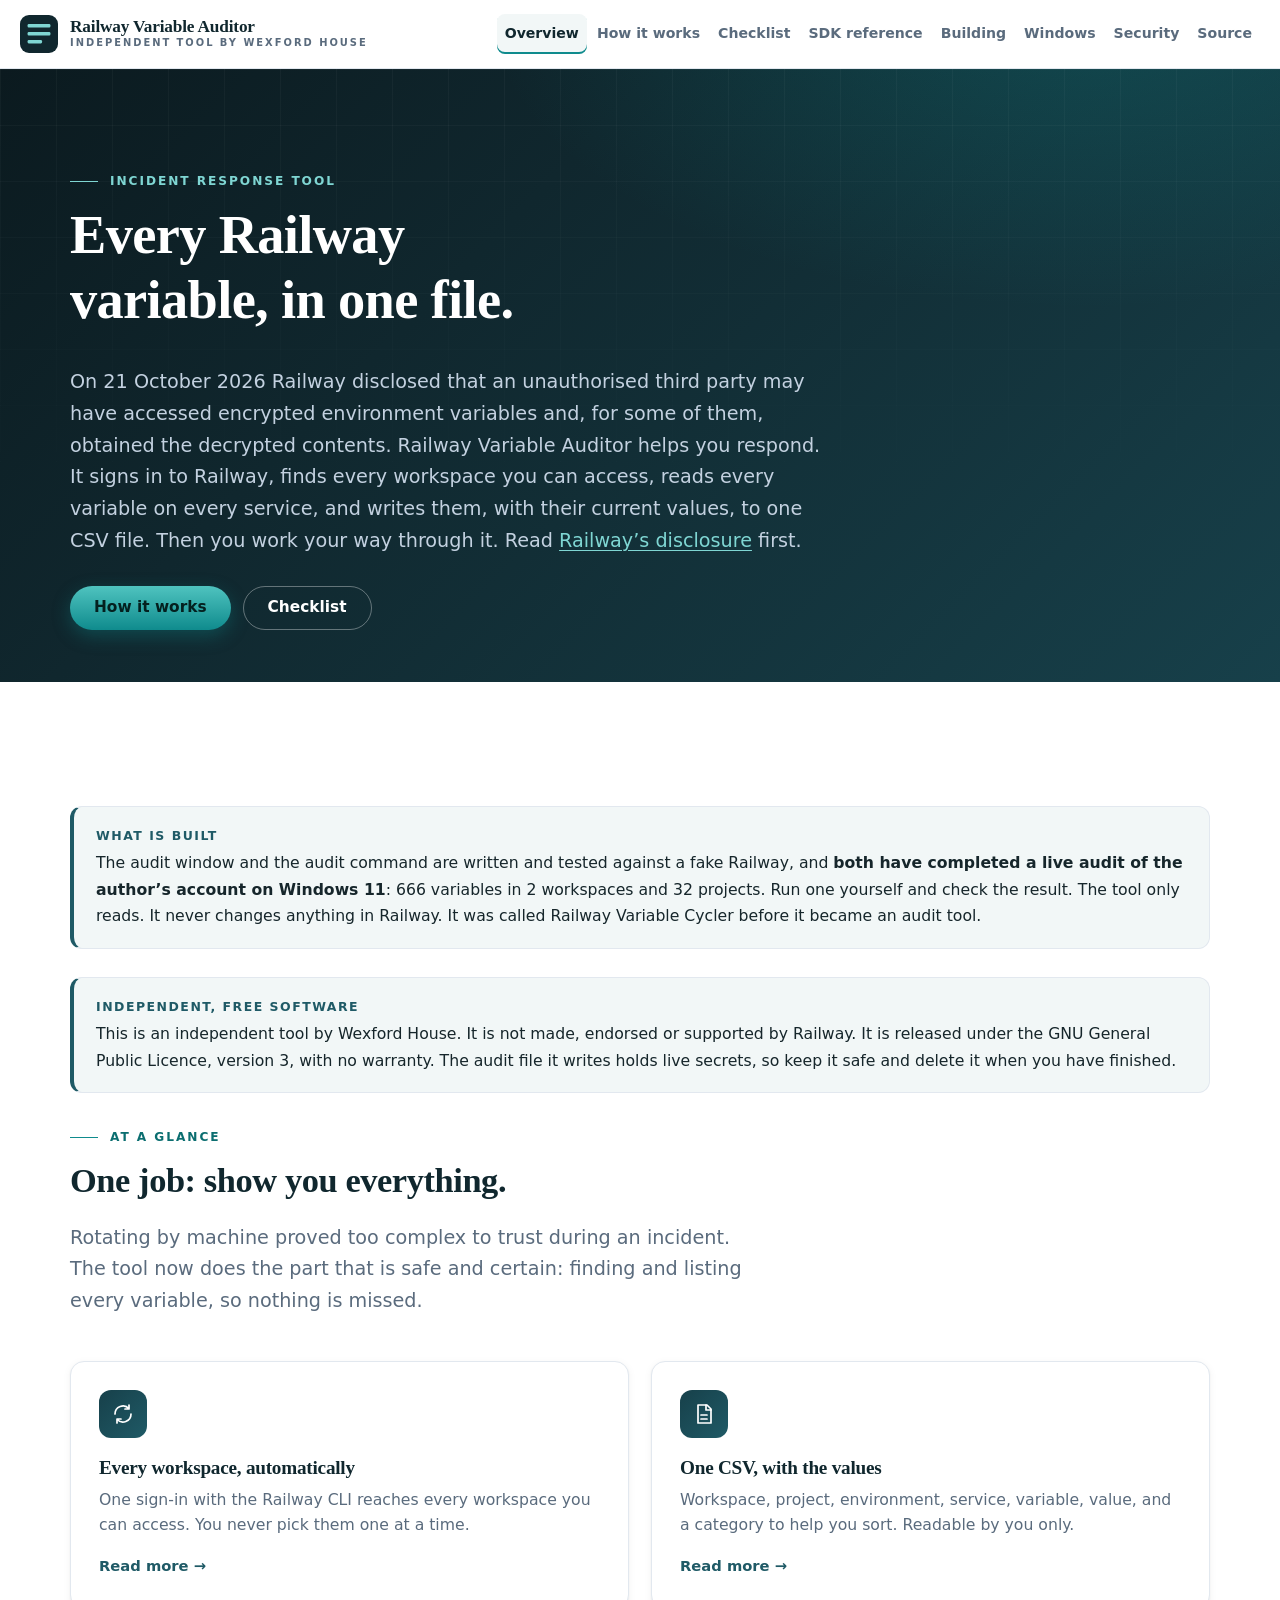
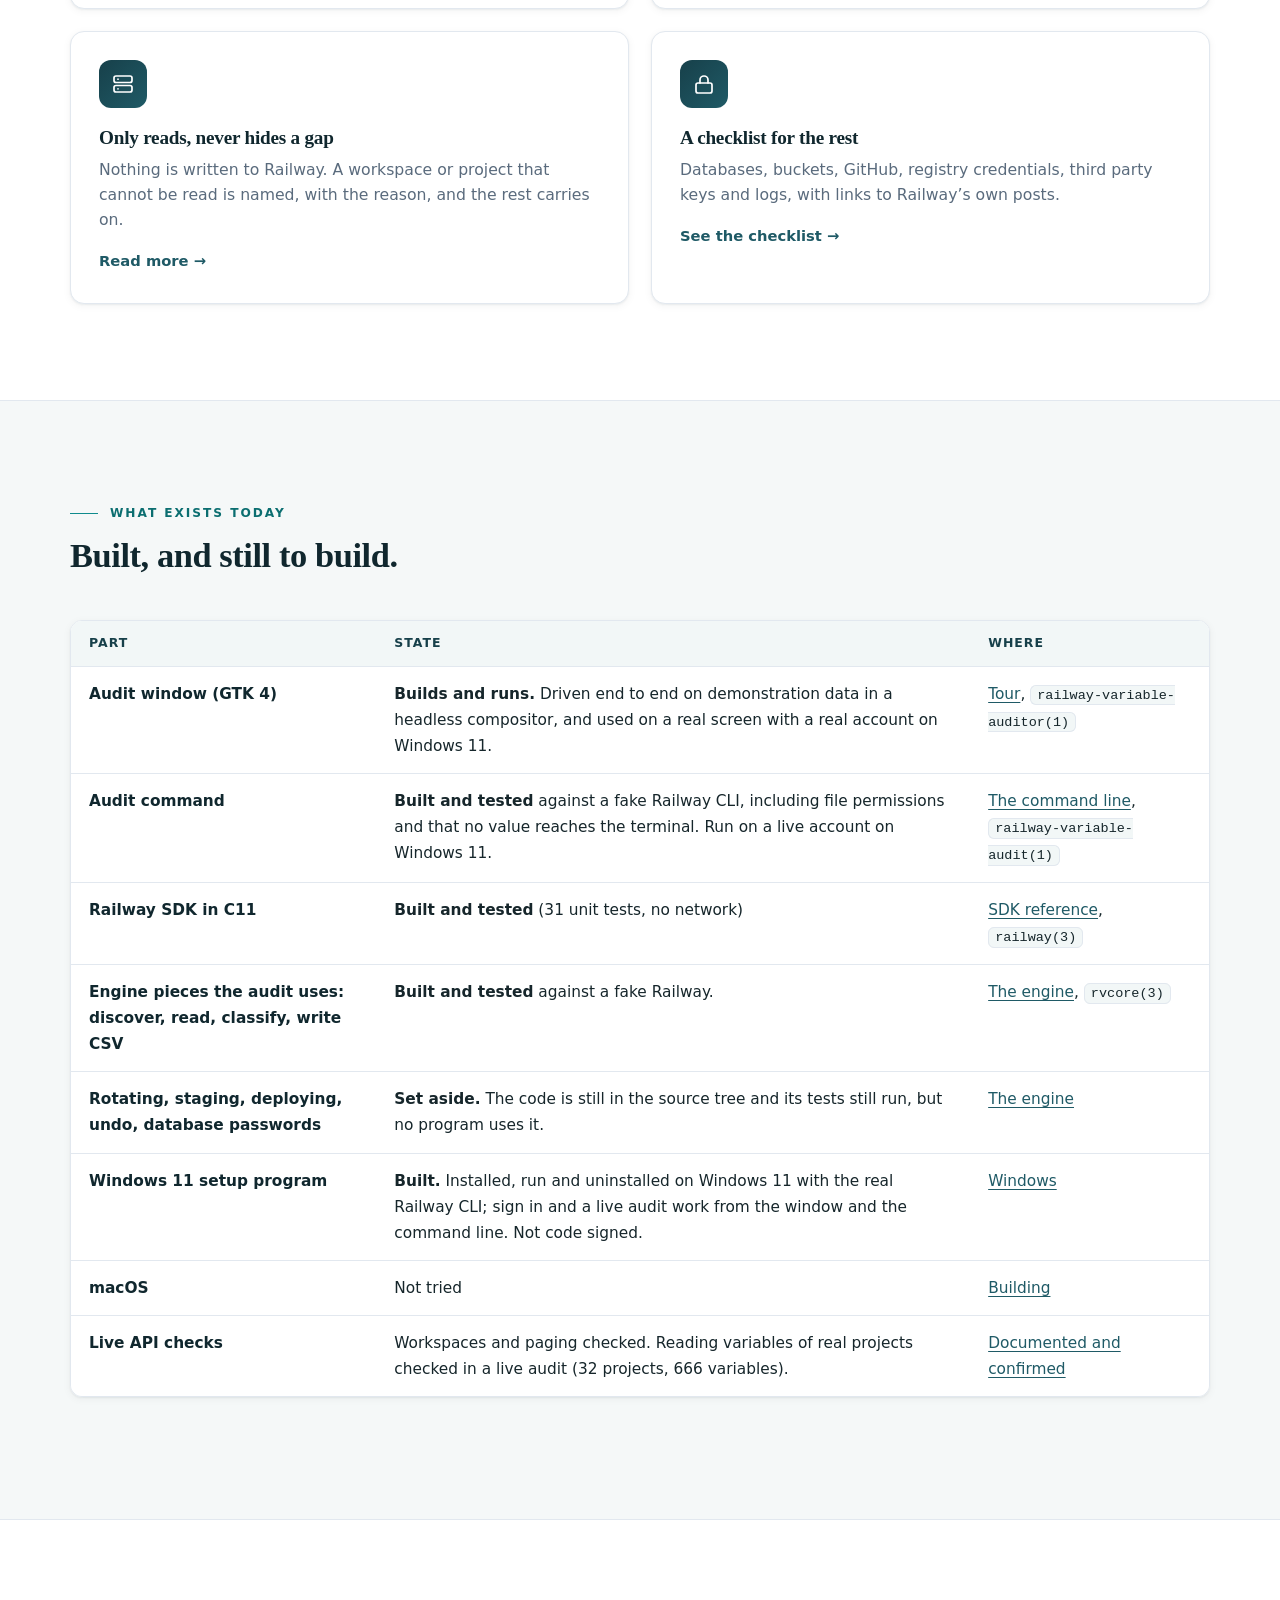
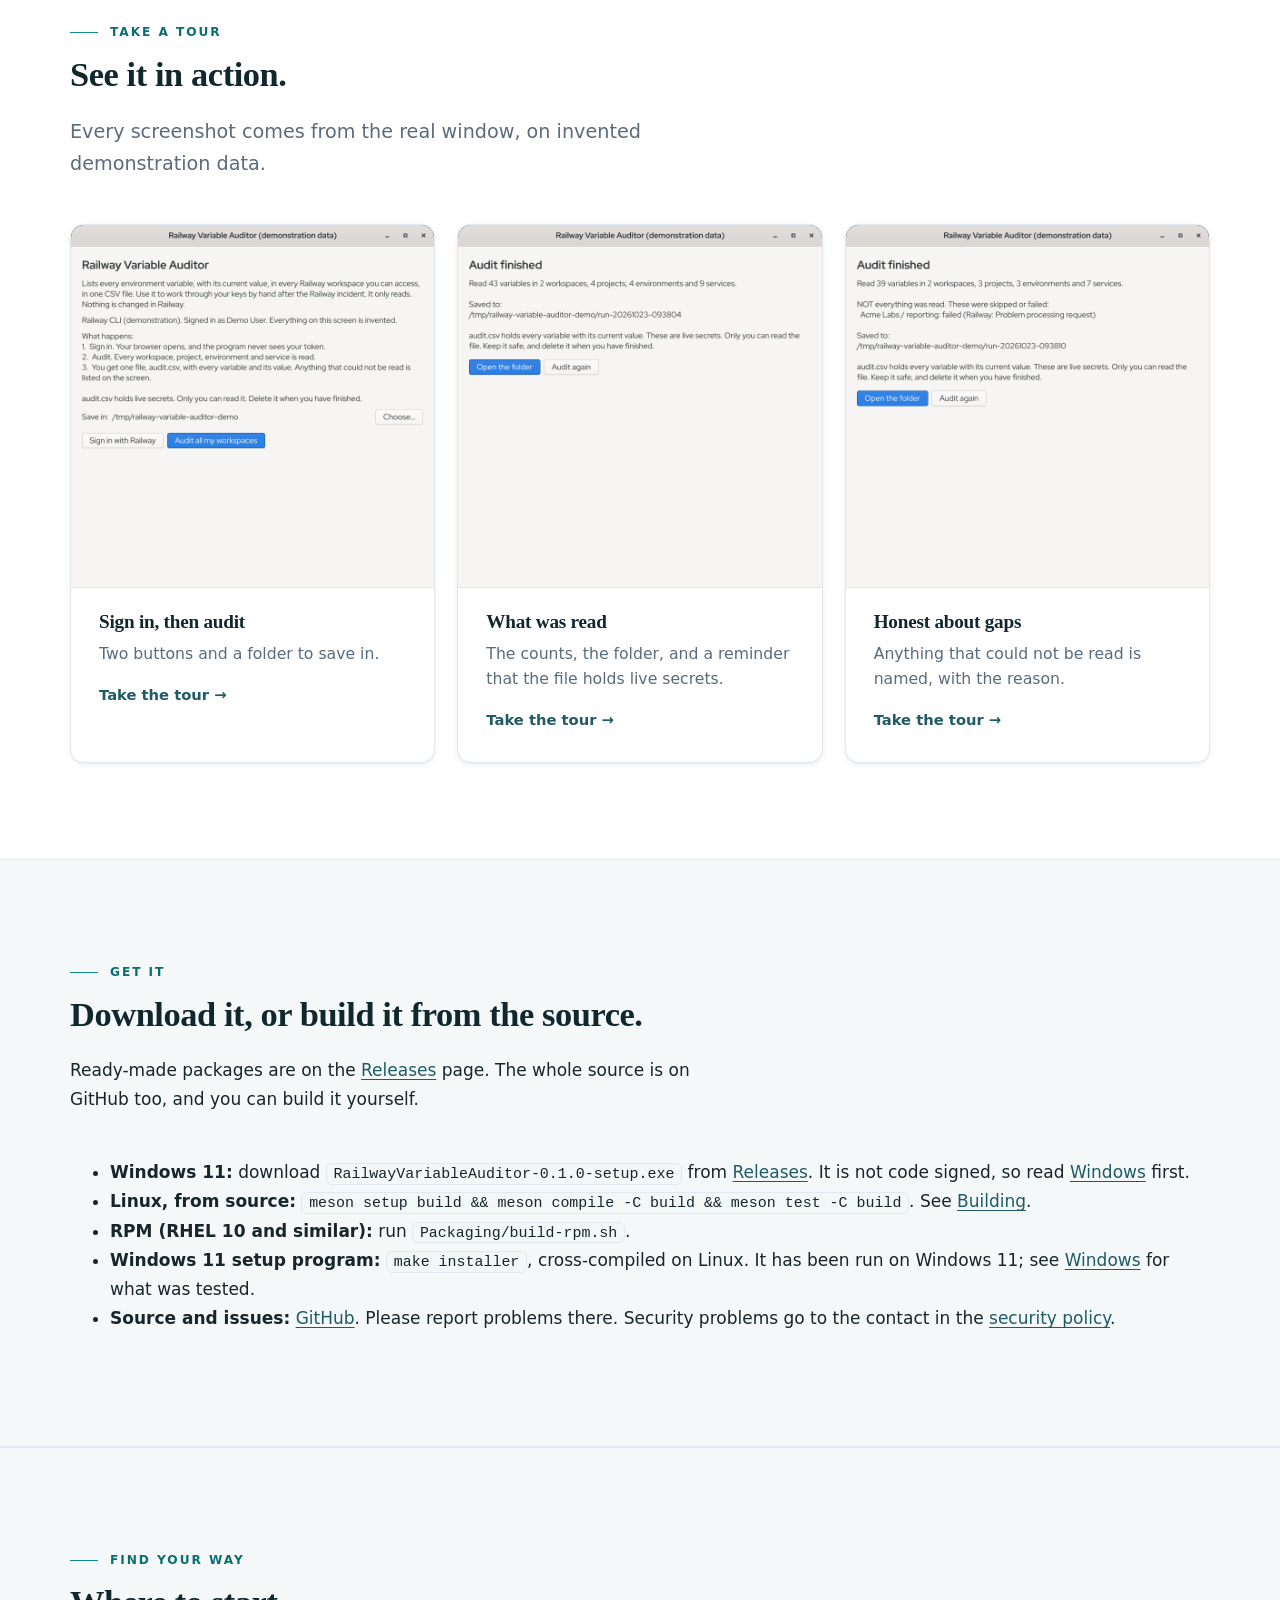
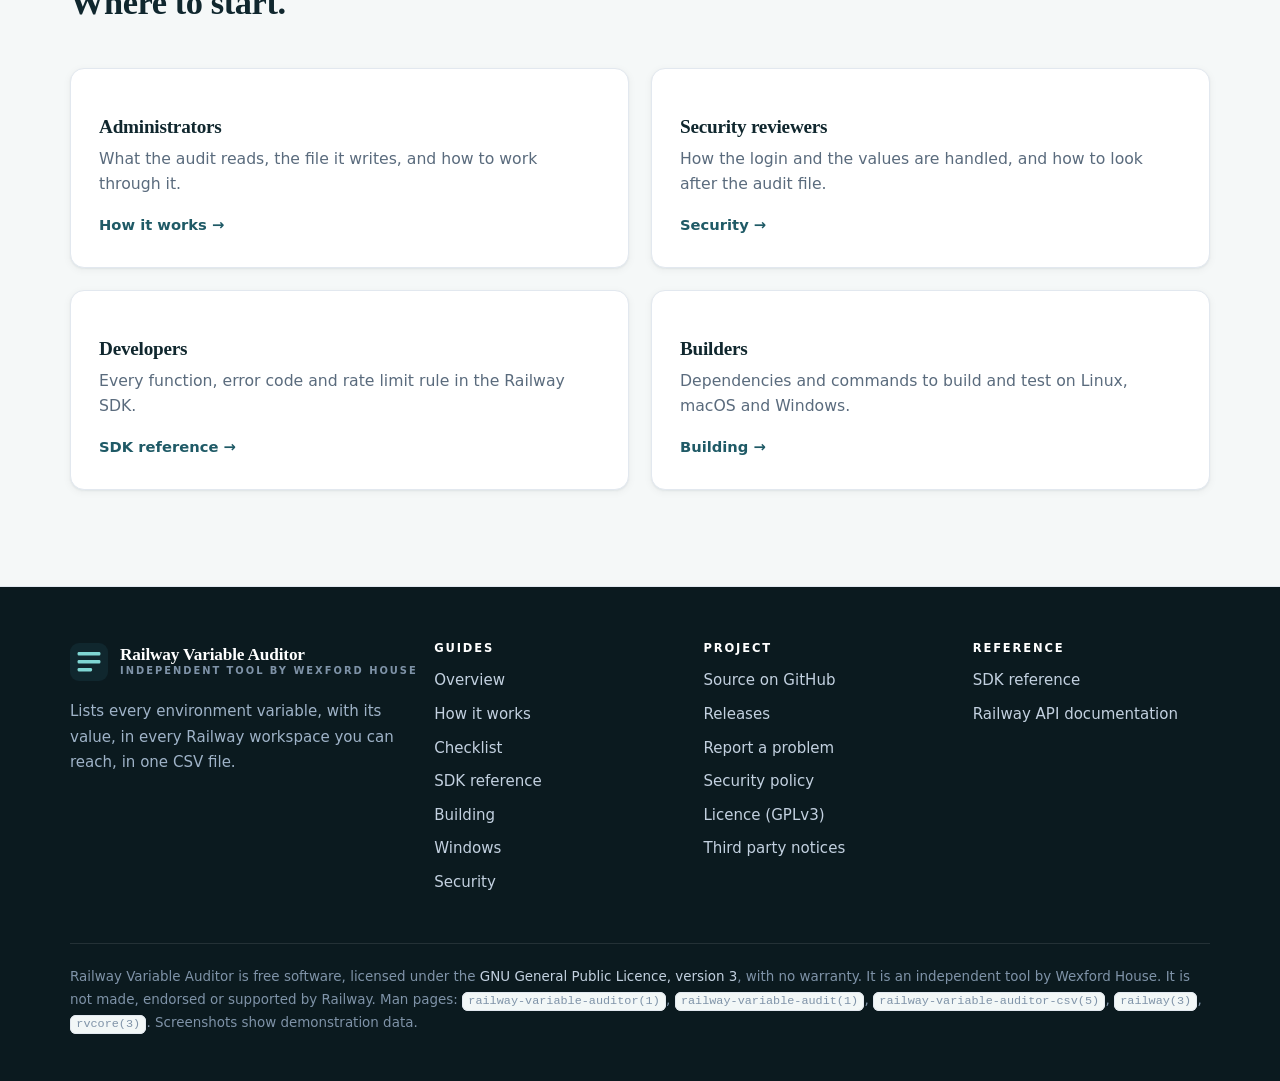
<file: Documentation/Website/index.html>
<!--
  Copyright (c) 2026, Ross WD Cameron <ross@wexfordhouse.co.za>
  Copyright (c) 2026, Wexford House <https://wexfordhouse.co.za/>
-->
<!doctype html>
<html lang="en-ZA">
<head>
<meta charset="utf-8">
<meta name="viewport" content="width=device-width, initial-scale=1">
<title>Overview | Railway Variable Auditor</title>
<meta name="description" content="Railway Variable Auditor signs in to Railway, finds every workspace you can access, and writes every environment variable with its value to one CSV file, so you can rotate your keys after the security disclosure of 21 October 2026.">
<meta name="theme-color" content="#10272e">
<link rel="canonical" href="https://rwdc-wexfordhouse.github.io/railway-variable-auditor/">
<meta property="og:type" content="website">
<meta property="og:title" content="Overview | Railway Variable Auditor">
<meta property="og:description" content="Railway Variable Auditor signs in to Railway, finds every workspace you can access, and writes every environment variable with its value to one CSV file, so you can rotate your keys after the security disclosure of 21 October 2026.">
<meta property="og:url" content="https://rwdc-wexfordhouse.github.io/railway-variable-auditor/">
<meta property="og:image" content="https://rwdc-wexfordhouse.github.io/railway-variable-auditor/assets/img/app/03-results.png">
<meta name="twitter:card" content="summary_large_image">
<link rel="icon" href="assets/img/favicon.svg" type="image/svg+xml">
<link rel="stylesheet" href="assets/css/style.css">
</head>
<body>
<a class="skip" href="#main">Skip to content</a>
<header class="site-header">
<div class="wrap">
<a class="brand" href="index.html" aria-label="Railway Variable Auditor - home"><img src="assets/img/favicon.svg" alt="" width="38" height="38"><span><b>Railway Variable Auditor</b><small>Independent tool by Wexford House</small></span></a>
<input type="checkbox" id="nav-toggle" class="nav-toggle" aria-label="Toggle navigation menu">
<label for="nav-toggle" class="nav-button" aria-hidden="true"><span></span><span></span><span></span></label>
<nav class="site-nav" aria-label="Main"><a href="index.html" aria-current="page">Overview</a><a href="how-it-works.html">How it works</a><a href="checklist.html">Checklist</a><a href="sdk.html">SDK reference</a><a href="building.html">Building</a><a href="windows.html">Windows</a><a href="security.html">Security</a><a href="https://github.com/rwdc-wexfordhouse/railway-variable-auditor">Source</a></nav>
</div>
</header>
<main id="main">

<section class="hero">
<div class="wrap">
<span class="eyebrow">Incident response tool</span>
<h1>Every Railway variable, in one file.</h1>
<p class="lead">On 21 October 2026 Railway disclosed that an unauthorised third party may have accessed encrypted environment variables and, for some of them, obtained the decrypted contents. Railway Variable Auditor helps you respond. It signs in to Railway, finds every workspace you can access, reads every variable on every service, and writes them, with their current values, to one CSV file. Then you work your way through it. Read <a href="https://blog.railway.com/p/security-disclosure-wednesday-october-21st" style="color:#7fd6d3">Railway&rsquo;s disclosure</a> first.</p>
<div class="hero-actions">
<a class="btn btn-gold" href="how-it-works.html">How it works</a>
<a class="btn btn-ghost" href="checklist.html">Checklist</a>
</div>
</div>
</section>

<section class="section">
<div class="wrap">
<div class="callout"><strong class="t">What is built</strong><p>The audit window and the audit command are written and tested against a fake Railway, and <b>both have completed a live audit of the author&rsquo;s account on Windows 11</b>: 666 variables in 2 workspaces and 32 projects. Run one yourself and check the result. The tool only reads. It never changes anything in Railway. It was called Railway Variable Cycler before it became an audit tool.</p></div>
<div class="callout"><strong class="t">Independent, free software</strong><p>This is an independent tool by Wexford House. It is not made, endorsed or supported by Railway. It is released under the GNU General Public Licence, version 3, with no warranty. The audit file it writes holds live secrets, so keep it safe and delete it when you have finished.</p></div>
<div class="section-head">
<span class="eyebrow">At a glance</span>
<h2>One job: show you everything.</h2>
<p class="lead">Rotating by machine proved too complex to trust during an incident. The tool now does the part that is safe and certain: finding and listing every variable, so nothing is missed.</p>
</div>
<div class="grid cols-2">
<a class="card" href="how-it-works.html#scope"><span class="icon" aria-hidden="true"><svg viewBox="0 0 24 24"><path d="M4 12a8 8 0 0 1 14-5.3M20 12a8 8 0 0 1-14 5.3M18 3v4h-4M6 21v-4h4"/></svg></span><h3>Every workspace, automatically</h3><p>One sign-in with the Railway CLI reaches every workspace you can access. You never pick them one at a time.</p><span class="more">Read more &rarr;</span></a>
<a class="card" href="how-it-works.html#results"><span class="icon" aria-hidden="true"><svg viewBox="0 0 24 24"><path d="M6 3h9l4 4v14H6z"/><path d="M14 3v5h5M9 13h6M9 17h6"/></svg></span><h3>One CSV, with the values</h3><p>Workspace, project, environment, service, variable, value, and a category to help you sort. Readable by you only.</p><span class="more">Read more &rarr;</span></a>
<a class="card" href="how-it-works.html#reading"><span class="icon" aria-hidden="true"><svg viewBox="0 0 24 24"><rect x="3" y="4" width="18" height="6.5" rx="2"/><rect x="3" y="13.5" width="18" height="6.5" rx="2"/><path d="M7 7.2h.01M7 16.8h.01"/></svg></span><h3>Only reads, never hides a gap</h3><p>Nothing is written to Railway. A workspace or project that cannot be read is named, with the reason, and the rest carries on.</p><span class="more">Read more &rarr;</span></a>
<a class="card" href="checklist.html"><span class="icon" aria-hidden="true"><svg viewBox="0 0 24 24"><rect x="4" y="11" width="16" height="10" rx="2"/><path d="M8 11V8a4 4 0 0 1 8 0v3"/></svg></span><h3>A checklist for the rest</h3><p>Databases, buckets, GitHub, registry credentials, third party keys and logs, with links to Railway&rsquo;s own posts.</p><span class="more">See the checklist &rarr;</span></a>
</div>
</div>
</section>

<section class="section alt">
<div class="wrap">
<div class="section-head">
<span class="eyebrow">What exists today</span>
<h2>Built, and still to build.</h2>
</div>
<div class="table-wrap"><table>
<thead><tr><th>Part</th><th>State</th><th>Where</th></tr></thead>
<tbody>
<tr><td>Audit window (GTK 4)</td><td><b>Builds and runs.</b> Driven end to end on demonstration data in a headless compositor, and used on a real screen with a real account on Windows 11.</td><td><a href="how-it-works.html#tour">Tour</a>, <code>railway-variable-auditor(1)</code></td></tr>
<tr><td>Audit command</td><td><b>Built and tested</b> against a fake Railway CLI, including file permissions and that no value reaches the terminal. Run on a live account on Windows 11.</td><td><a href="how-it-works.html#command">The command line</a>, <code>railway-variable-audit(1)</code></td></tr>
<tr><td>Railway SDK in C11</td><td><b>Built and tested</b> (31 unit tests, no network)</td><td><a href="sdk.html">SDK reference</a>, <code>railway(3)</code></td></tr>
<tr><td>Engine pieces the audit uses: discover, read, classify, write CSV</td><td><b>Built and tested</b> against a fake Railway.</td><td><a href="sdk.html#engine">The engine</a>, <code>rvcore(3)</code></td></tr>
<tr><td>Rotating, staging, deploying, undo, database passwords</td><td><b>Set aside.</b> The code is still in the source tree and its tests still run, but no program uses it.</td><td><a href="sdk.html#engine">The engine</a></td></tr>
<tr><td>Windows 11 setup program</td><td><b>Built.</b> Installed, run and uninstalled on Windows 11 with the real Railway CLI; sign in and a live audit work from the window and the command line. Not code signed.</td><td><a href="windows.html">Windows</a></td></tr>
<tr><td>macOS</td><td>Not tried</td><td><a href="building.html">Building</a></td></tr>
<tr><td>Live API checks</td><td>Workspaces and paging checked. Reading variables of real projects checked in a live audit (32 projects, 666 variables).</td><td><a href="sdk.html#assumed">Documented and confirmed</a></td></tr>
</tbody></table></div>
</div>
</section>

<section class="section">
<div class="wrap">
<div class="section-head">
<span class="eyebrow">Take a tour</span>
<h2>See it in action.</h2>
<p class="lead">Every screenshot comes from the real window, on invented demonstration data.</p>
</div>
<div class="grid cols-3">
<a class="card has-thumb" href="how-it-works.html#tour"><div class="thumb"><img src="assets/img/app/01-start.png" width="1600" height="1600" alt="The start screen with the buttons Sign in with Railway and Audit all my workspaces." loading="lazy" decoding="async"></div><h3>Sign in, then audit</h3><p>Two buttons and a folder to save in.</p><span class="more">Take the tour &rarr;</span></a>
<a class="card has-thumb" href="how-it-works.html#tour"><div class="thumb"><img src="assets/img/app/03-results.png" width="1600" height="1600" alt="The results screen showing how many variables were read and where the files were saved." loading="lazy" decoding="async"></div><h3>What was read</h3><p>The counts, the folder, and a reminder that the file holds live secrets.</p><span class="more">Take the tour &rarr;</span></a>
<a class="card has-thumb" href="how-it-works.html#tour"><div class="thumb"><img src="assets/img/app/04-results-incomplete.png" width="1600" height="1600" alt="The results screen naming a project that could not be read, with the reason." loading="lazy" decoding="async"></div><h3>Honest about gaps</h3><p>Anything that could not be read is named, with the reason.</p><span class="more">Take the tour &rarr;</span></a>
</div>
</div>
</section>

<section class="section alt">
<div class="wrap">
<div class="section-head">
<span class="eyebrow">Get it</span>
<h2>Download it, or build it from the source.</h2>
<p>Ready-made packages are on the <a href="https://github.com/rwdc-wexfordhouse/railway-variable-auditor/releases/latest">Releases</a> page. The whole source is on GitHub too, and you can build it yourself.</p>
</div>
<ul>
<li><b>Windows 11:</b> download <code>RailwayVariableAuditor-0.1.0-setup.exe</code> from <a href="https://github.com/rwdc-wexfordhouse/railway-variable-auditor/releases/latest">Releases</a>. It is not code signed, so read <a href="windows.html">Windows</a> first.</li>
<li><b>Linux, from source:</b> <code>meson setup build &amp;&amp; meson compile -C build &amp;&amp; meson test -C build</code>. See <a href="building.html">Building</a>.</li>
<li><b>RPM (RHEL 10 and similar):</b> run <code>Packaging/build-rpm.sh</code>.</li>
<li><b>Windows 11 setup program:</b> <code>make installer</code>, cross-compiled on Linux. It has been run on Windows 11; see <a href="windows.html">Windows</a> for what was tested.</li>
<li><b>Source and issues:</b> <a href="https://github.com/rwdc-wexfordhouse/railway-variable-auditor">GitHub</a>. Please report problems there. Security problems go to the contact in the <a href="https://github.com/rwdc-wexfordhouse/railway-variable-auditor/blob/main/SECURITY.md">security policy</a>.</li>
</ul>
</div>
</section>

<section class="section alt">
<div class="wrap">
<div class="section-head">
<span class="eyebrow">Find your way</span>
<h2>Where to start.</h2>
</div>
<div class="grid cols-2">
<a class="card" href="how-it-works.html"><h3>Administrators</h3><p>What the audit reads, the file it writes, and how to work through it.</p><span class="more">How it works &rarr;</span></a>
<a class="card" href="security.html"><h3>Security reviewers</h3><p>How the login and the values are handled, and how to look after the audit file.</p><span class="more">Security &rarr;</span></a>
<a class="card" href="sdk.html"><h3>Developers</h3><p>Every function, error code and rate limit rule in the Railway SDK.</p><span class="more">SDK reference &rarr;</span></a>
<a class="card" href="building.html"><h3>Builders</h3><p>Dependencies and commands to build and test on Linux, macOS and Windows.</p><span class="more">Building &rarr;</span></a>
</div>
</div>
</section>
</main>
<footer class="site-footer">
<div class="wrap">
<div class="cols">
<div><a class="brand" href="index.html" aria-label="Railway Variable Auditor - home"><img src="assets/img/favicon.svg" alt="" width="38" height="38"><span><b>Railway Variable Auditor</b><small>Independent tool by Wexford House</small></span></a>
<p style="margin-top:18px;max-width:34ch">Lists every environment variable, with its value, in every Railway workspace you can reach, in one CSV file.</p></div>
<div><h4>Guides</h4><ul><li><a href="index.html">Overview</a></li><li><a href="how-it-works.html">How it works</a></li><li><a href="checklist.html">Checklist</a></li><li><a href="sdk.html">SDK reference</a></li><li><a href="building.html">Building</a></li><li><a href="windows.html">Windows</a></li><li><a href="security.html">Security</a></li></ul></div>
<div><h4>Project</h4><ul><li><a href="https://github.com/rwdc-wexfordhouse/railway-variable-auditor">Source on GitHub</a></li><li><a href="https://github.com/rwdc-wexfordhouse/railway-variable-auditor/releases">Releases</a></li><li><a href="https://github.com/rwdc-wexfordhouse/railway-variable-auditor/issues">Report a problem</a></li><li><a href="https://github.com/rwdc-wexfordhouse/railway-variable-auditor/blob/main/SECURITY.md">Security policy</a></li><li><a href="https://github.com/rwdc-wexfordhouse/railway-variable-auditor/blob/main/LICENSE">Licence (GPLv3)</a></li><li><a href="https://github.com/rwdc-wexfordhouse/railway-variable-auditor/blob/main/THIRD-PARTY-NOTICES.md">Third party notices</a></li></ul></div>
<div><h4>Reference</h4><ul><li><a href="sdk.html">SDK reference</a></li><li><a href="https://docs.railway.com/integrations/api">Railway API documentation</a></li></ul></div>
</div>
<p class="legal">Railway Variable Auditor is free software, licensed under the <a href="https://github.com/rwdc-wexfordhouse/railway-variable-auditor/blob/main/LICENSE">GNU General Public Licence, version 3</a>, with no warranty. It is an independent tool by Wexford House. It is not made, endorsed or supported by Railway. Man pages: <code>railway-variable-auditor(1)</code>, <code>railway-variable-audit(1)</code>, <code>railway-variable-auditor-csv(5)</code>, <code>railway(3)</code>, <code>rvcore(3)</code>. Screenshots show demonstration data.</p>
</div>
</footer>
</body>
</html>
</file>
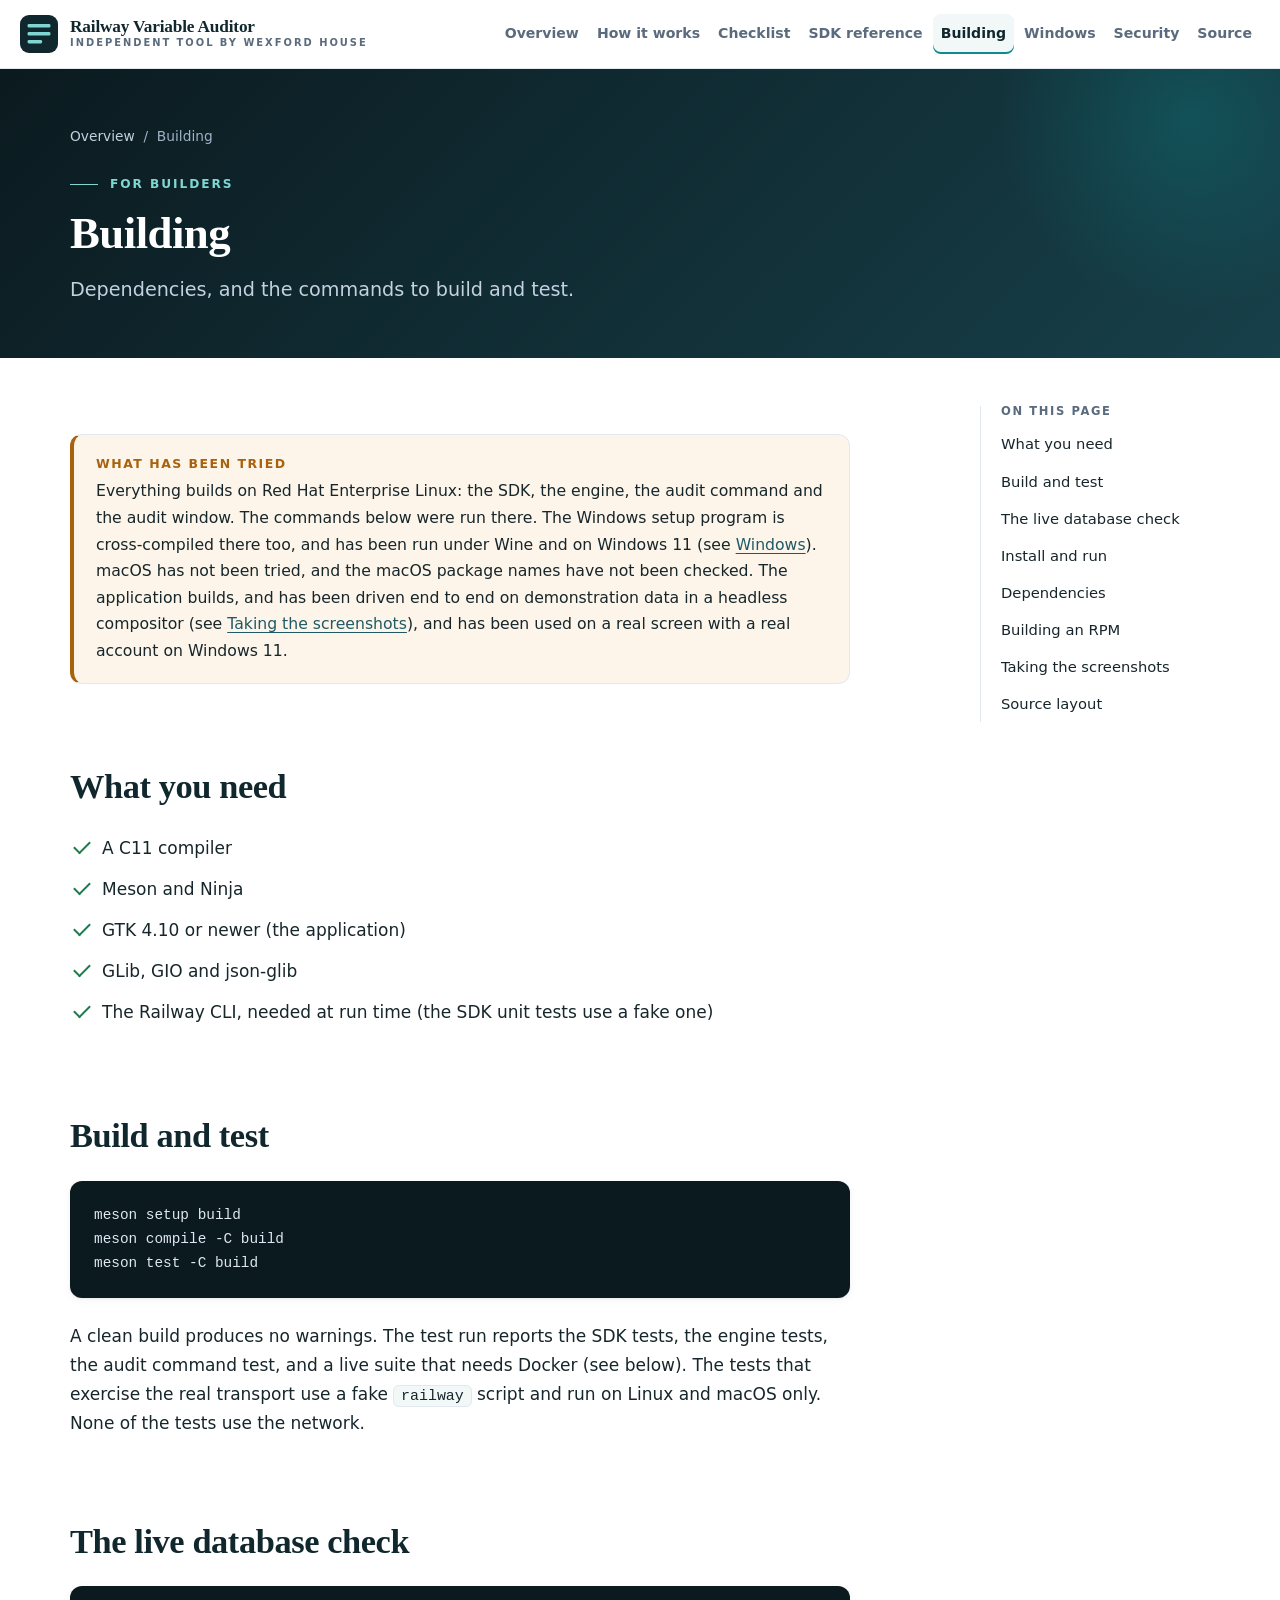
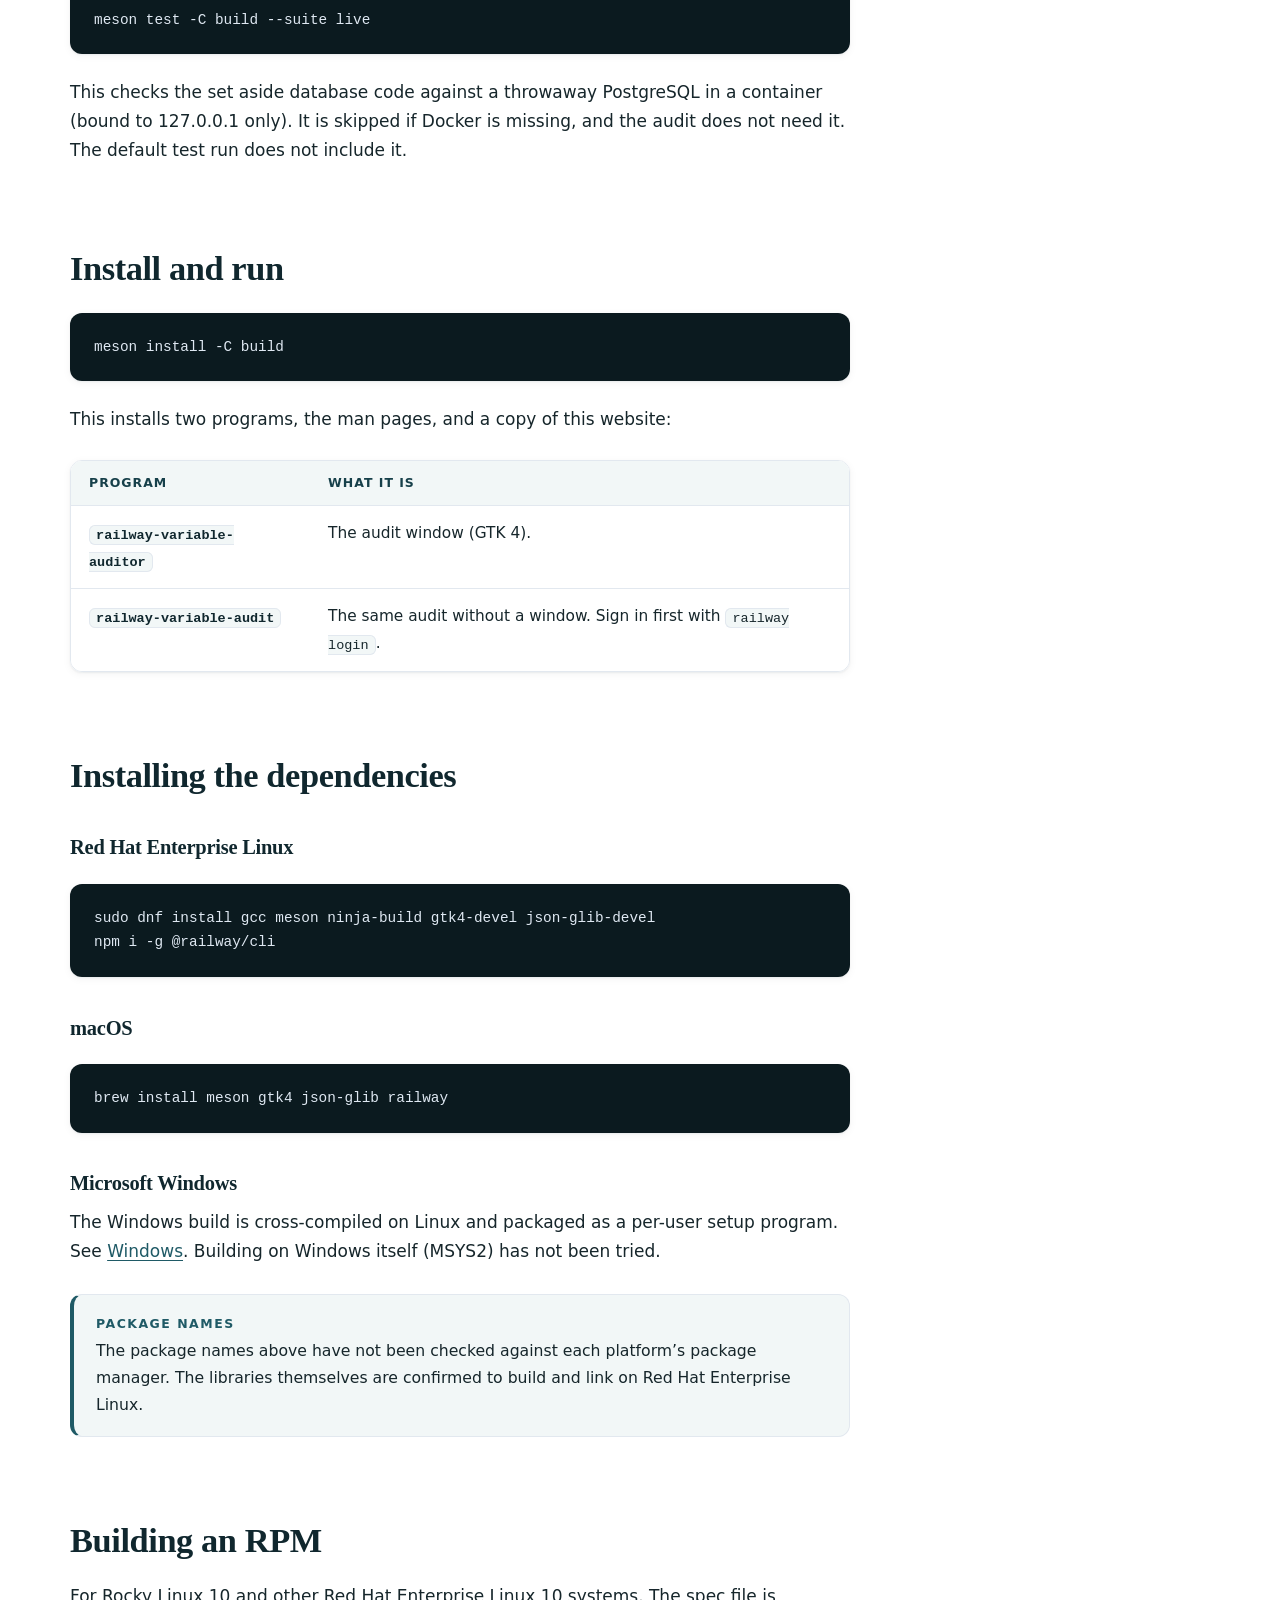
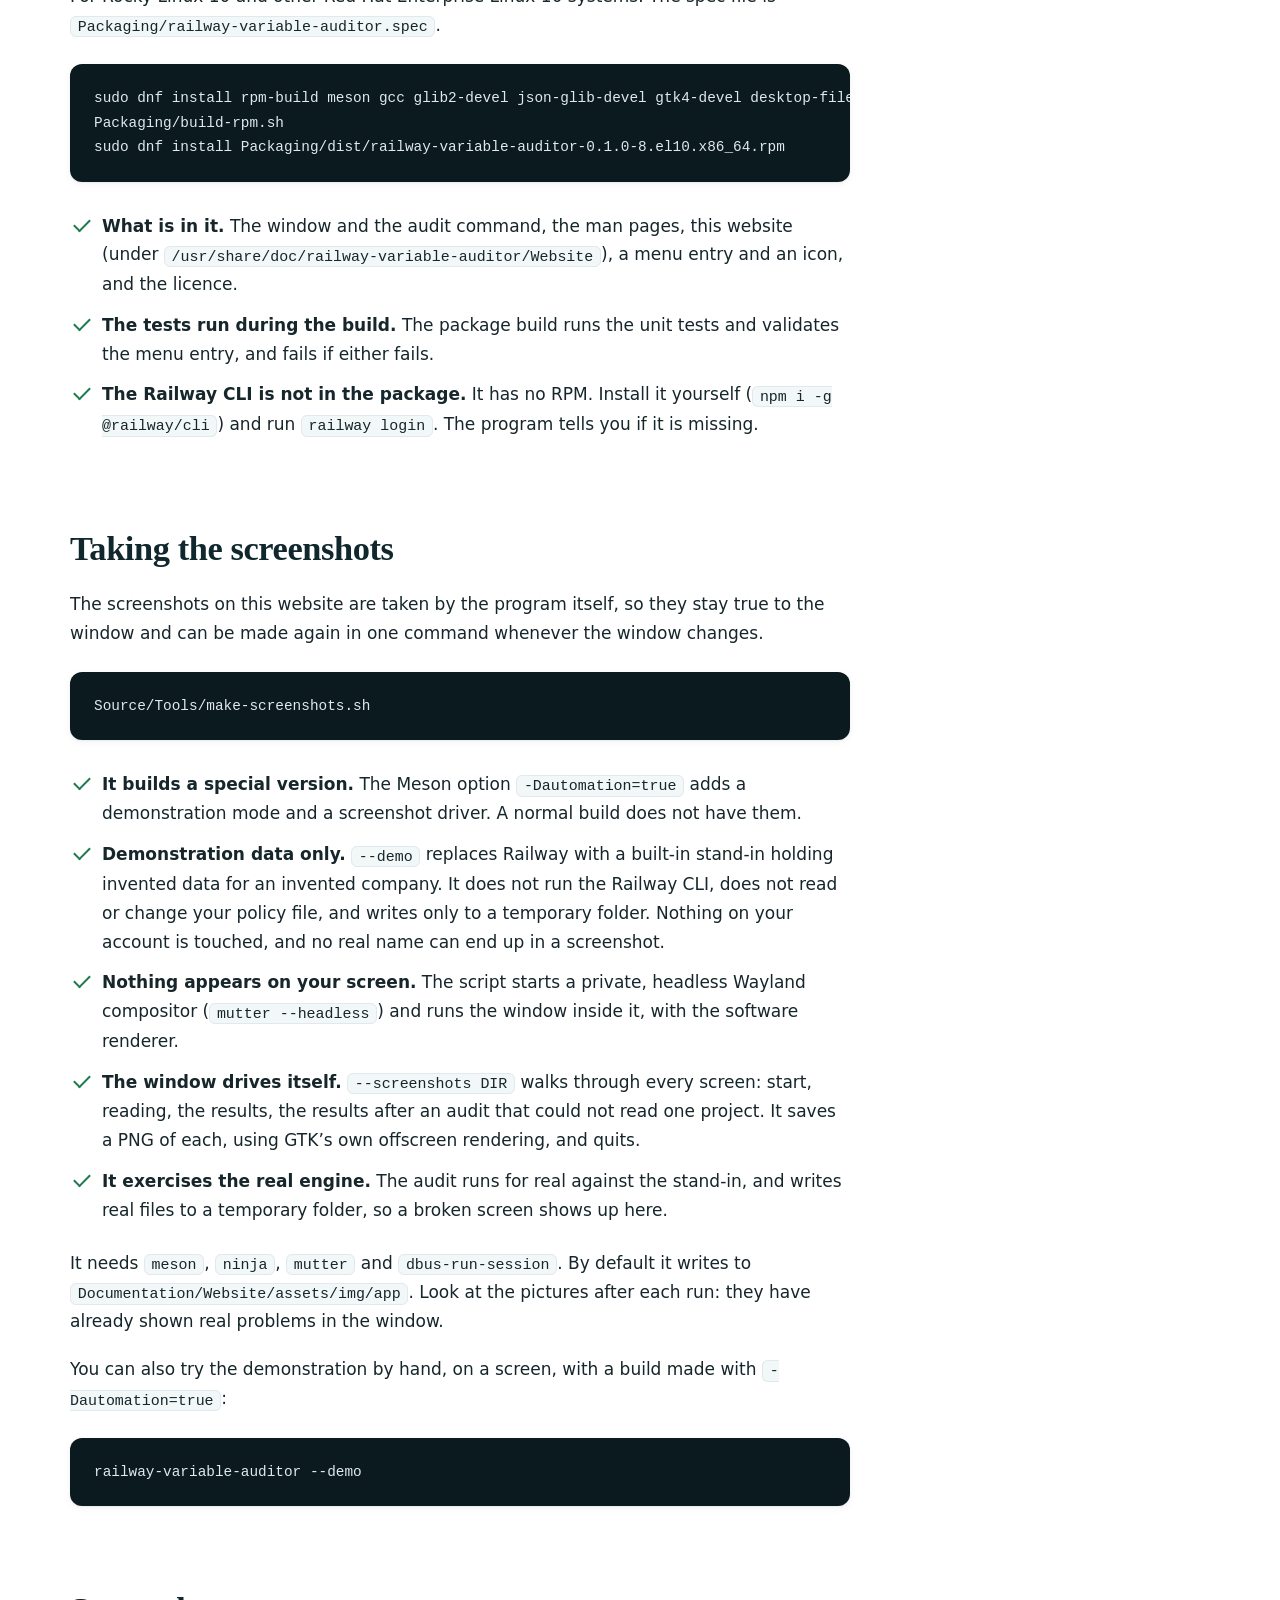
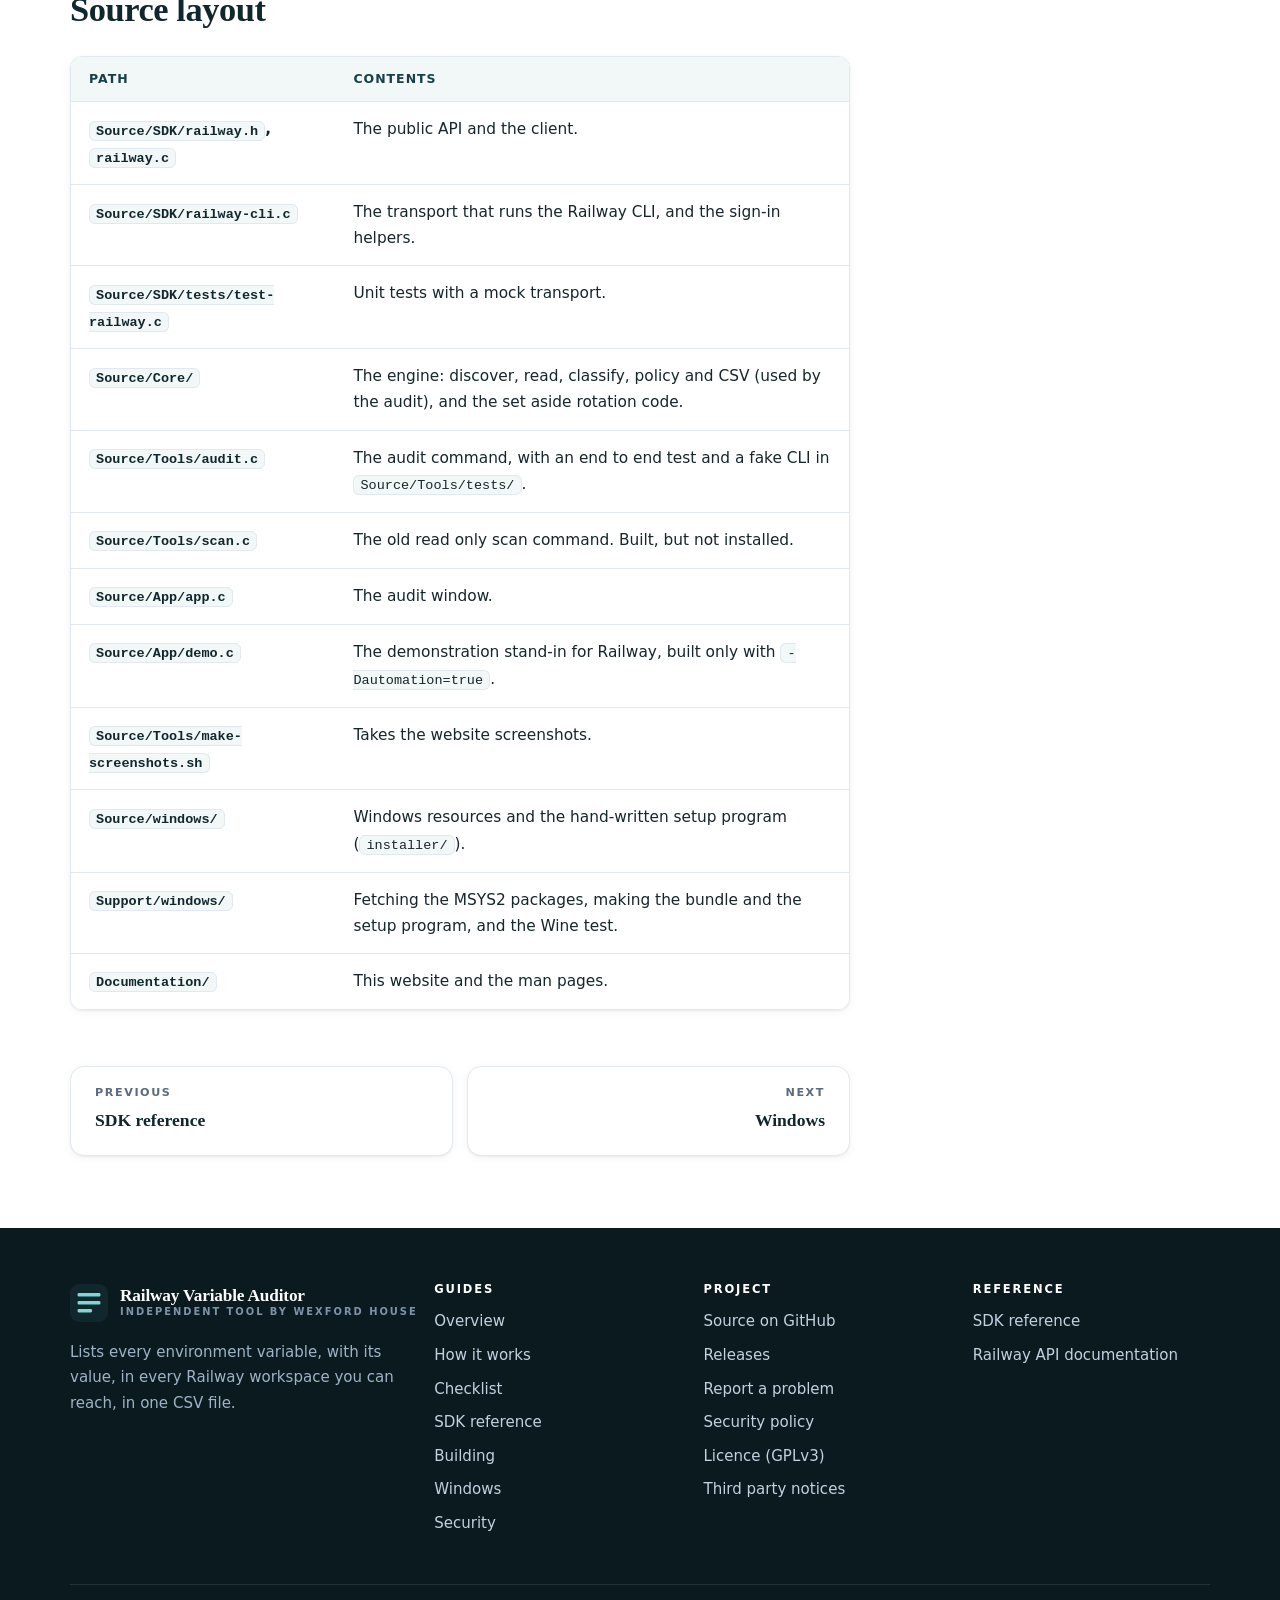
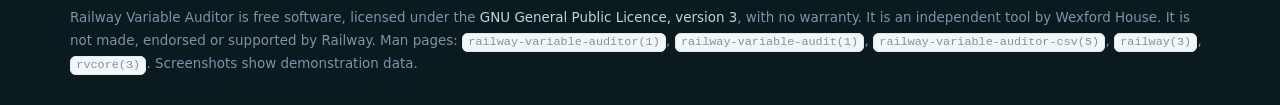
<file: Documentation/Website/building.html>
<!--
  Copyright (c) 2026, Ross WD Cameron <ross@wexfordhouse.co.za>
  Copyright (c) 2026, Wexford House <https://wexfordhouse.co.za/>
-->
<!doctype html>
<html lang="en-ZA">
<head>
<meta charset="utf-8">
<meta name="viewport" content="width=device-width, initial-scale=1">
<title>Building | Railway Variable Auditor</title>
<meta name="description" content="How to build and test Railway Variable Auditor with Meson on Red Hat Enterprise Linux, and the Windows setup program.">
<meta name="theme-color" content="#10272e">
<link rel="canonical" href="https://rwdc-wexfordhouse.github.io/railway-variable-auditor/building.html">
<meta property="og:type" content="website">
<meta property="og:title" content="Building | Railway Variable Auditor">
<meta property="og:description" content="How to build and test Railway Variable Auditor with Meson on Red Hat Enterprise Linux, and the Windows setup program.">
<meta property="og:url" content="https://rwdc-wexfordhouse.github.io/railway-variable-auditor/building.html">
<meta property="og:image" content="https://rwdc-wexfordhouse.github.io/railway-variable-auditor/assets/img/app/03-results.png">
<meta name="twitter:card" content="summary_large_image">
<link rel="icon" href="assets/img/favicon.svg" type="image/svg+xml">
<link rel="stylesheet" href="assets/css/style.css">
</head>
<body>
<a class="skip" href="#main">Skip to content</a>
<header class="site-header">
<div class="wrap">
<a class="brand" href="index.html" aria-label="Railway Variable Auditor - home"><img src="assets/img/favicon.svg" alt="" width="38" height="38"><span><b>Railway Variable Auditor</b><small>Independent tool by Wexford House</small></span></a>
<input type="checkbox" id="nav-toggle" class="nav-toggle" aria-label="Toggle navigation menu">
<label for="nav-toggle" class="nav-button" aria-hidden="true"><span></span><span></span><span></span></label>
<nav class="site-nav" aria-label="Main"><a href="index.html">Overview</a><a href="how-it-works.html">How it works</a><a href="checklist.html">Checklist</a><a href="sdk.html">SDK reference</a><a href="building.html" aria-current="page">Building</a><a href="windows.html">Windows</a><a href="security.html">Security</a><a href="https://github.com/rwdc-wexfordhouse/railway-variable-auditor">Source</a></nav>
</div>
</header>
<main id="main">
<section class="page-head"><div class="wrap">
<div class="crumbs"><a href="index.html">Overview</a> &nbsp;/&nbsp; Building</div>
<span class="eyebrow">For builders</span>
<h1>Building</h1>
<p class="lead">Dependencies, and the commands to build and test.</p>
</div></section>
<div class="wrap doc">
<article>

<div class="callout warn"><strong class="t">What has been tried</strong><p>Everything builds on Red Hat Enterprise Linux: the SDK, the engine, the audit command and the audit window. The commands below were run there. The Windows setup program is cross-compiled there too, and has been run under Wine and on Windows 11 (see <a href="windows.html">Windows</a>). macOS has not been tried, and the macOS package names have not been checked. The application builds, and has been driven end to end on demonstration data in a headless compositor (see <a href="#screenshots">Taking the screenshots</a>), and has been used on a real screen with a real account on Windows 11.</p></div>

<h2 id="needs">What you need</h2>
<ul class="checks">
<li>A C11 compiler</li>
<li>Meson and Ninja</li>
<li>GTK 4.10 or newer (the application)</li>
<li>GLib, GIO and json-glib</li>
<li>The Railway CLI, needed at run time (the SDK unit tests use a fake one)</li>
</ul>

<h2 id="commands">Build and test</h2>
<pre><code>meson setup build
meson compile -C build
meson test -C build</code></pre>
<p>A clean build produces no warnings. The test run reports the SDK tests, the engine tests, the audit command test, and a live suite that needs Docker (see below). The tests that exercise the real transport use a fake <code>railway</code> script and run on Linux and macOS only. None of the tests use the network.</p>

<h2 id="live">The live database check</h2>
<pre><code>meson test -C build --suite live</code></pre>
<p>This checks the set aside database code against a throwaway PostgreSQL in a container (bound to 127.0.0.1 only). It is skipped if Docker is missing, and the audit does not need it. The default test run does not include it.</p>

<h2 id="install">Install and run</h2>
<pre><code>meson install -C build</code></pre>
<p>This installs two programs, the man pages, and a copy of this website:</p>
<div class="table-wrap"><table>
<thead><tr><th>Program</th><th>What it is</th></tr></thead>
<tbody>
<tr><td><code>railway-variable-auditor</code></td><td>The audit window (GTK 4).</td></tr>
<tr><td><code>railway-variable-audit</code></td><td>The same audit without a window. Sign in first with <code>railway login</code>.</td></tr>
</tbody></table></div>

<h2 id="platforms">Installing the dependencies</h2>
<h3>Red Hat Enterprise Linux</h3>
<pre><code>sudo dnf install gcc meson ninja-build gtk4-devel json-glib-devel
npm i -g @railway/cli</code></pre>
<h3>macOS</h3>
<pre><code>brew install meson gtk4 json-glib railway</code></pre>
<h3>Microsoft Windows</h3>
<p>The Windows build is cross-compiled on Linux and packaged as a per-user setup program. See <a href="windows.html">Windows</a>. Building on Windows itself (MSYS2) has not been tried.</p>
<div class="callout"><strong class="t">Package names</strong><p>The package names above have not been checked against each platform&rsquo;s package manager. The libraries themselves are confirmed to build and link on Red Hat Enterprise Linux.</p></div>

<h2 id="rpm">Building an RPM</h2>
<p>For Rocky Linux 10 and other Red Hat Enterprise Linux 10 systems. The spec file is <code>Packaging/railway-variable-auditor.spec</code>.</p>
<pre><code>sudo dnf install rpm-build meson gcc glib2-devel json-glib-devel gtk4-devel desktop-file-utils
Packaging/build-rpm.sh
sudo dnf install Packaging/dist/railway-variable-auditor-0.1.0-8.el10.x86_64.rpm</code></pre>
<ul class="checks">
<li><b>What is in it.</b> The window and the audit command, the man pages, this website (under <code>/usr/share/doc/railway-variable-auditor/Website</code>), a menu entry and an icon, and the licence.</li>
<li><b>The tests run during the build.</b> The package build runs the unit tests and validates the menu entry, and fails if either fails.</li>
<li><b>The Railway CLI is not in the package.</b> It has no RPM. Install it yourself (<code>npm i -g @railway/cli</code>) and run <code>railway login</code>. The program tells you if it is missing.</li>
</ul>

<h2 id="screenshots">Taking the screenshots</h2>
<p>The screenshots on this website are taken by the program itself, so they stay true to the window and can be made again in one command whenever the window changes.</p>
<pre><code>Source/Tools/make-screenshots.sh</code></pre>
<ul class="checks">
<li><b>It builds a special version.</b> The Meson option <code>-Dautomation=true</code> adds a demonstration mode and a screenshot driver. A normal build does not have them.</li>
<li><b>Demonstration data only.</b> <code>--demo</code> replaces Railway with a built-in stand-in holding invented data for an invented company. It does not run the Railway CLI, does not read or change your policy file, and writes only to a temporary folder. Nothing on your account is touched, and no real name can end up in a screenshot.</li>
<li><b>Nothing appears on your screen.</b> The script starts a private, headless Wayland compositor (<code>mutter --headless</code>) and runs the window inside it, with the software renderer.</li>
<li><b>The window drives itself.</b> <code>--screenshots DIR</code> walks through every screen: start, reading, the results, the results after an audit that could not read one project. It saves a PNG of each, using GTK&rsquo;s own offscreen rendering, and quits.</li>
<li><b>It exercises the real engine.</b> The audit runs for real against the stand-in, and writes real files to a temporary folder, so a broken screen shows up here.</li>
</ul>
<p>It needs <code>meson</code>, <code>ninja</code>, <code>mutter</code> and <code>dbus-run-session</code>. By default it writes to <code>Documentation/Website/assets/img/app</code>. Look at the pictures after each run: they have already shown real problems in the window.</p>
<p>You can also try the demonstration by hand, on a screen, with a build made with <code>-Dautomation=true</code>:</p>
<pre><code>railway-variable-auditor --demo</code></pre>

<h2 id="layout">Source layout</h2>
<div class="table-wrap"><table>
<thead><tr><th>Path</th><th>Contents</th></tr></thead>
<tbody>
<tr><td><code>Source/SDK/railway.h</code>, <code>railway.c</code></td><td>The public API and the client.</td></tr>
<tr><td><code>Source/SDK/railway-cli.c</code></td><td>The transport that runs the Railway CLI, and the sign-in helpers.</td></tr>
<tr><td><code>Source/SDK/tests/test-railway.c</code></td><td>Unit tests with a mock transport.</td></tr>
<tr><td><code>Source/Core/</code></td><td>The engine: discover, read, classify, policy and CSV (used by the audit), and the set aside rotation code.</td></tr>
<tr><td><code>Source/Tools/audit.c</code></td><td>The audit command, with an end to end test and a fake CLI in <code>Source/Tools/tests/</code>.</td></tr>
<tr><td><code>Source/Tools/scan.c</code></td><td>The old read only scan command. Built, but not installed.</td></tr>
<tr><td><code>Source/App/app.c</code></td><td>The audit window.</td></tr>
<tr><td><code>Source/App/demo.c</code></td><td>The demonstration stand-in for Railway, built only with <code>-Dautomation=true</code>.</td></tr>
<tr><td><code>Source/Tools/make-screenshots.sh</code></td><td>Takes the website screenshots.</td></tr>
<tr><td><code>Source/windows/</code></td><td>Windows resources and the hand-written setup program (<code>installer/</code>).</td></tr>
<tr><td><code>Support/windows/</code></td><td>Fetching the MSYS2 packages, making the bundle and the setup program, and the Wine test.</td></tr>
<tr><td><code>Documentation/</code></td><td>This website and the man pages.</td></tr>
</tbody></table></div>

<nav class="pager" aria-label="Page navigation"><a class="prev" href="sdk.html"><small>Previous</small><b>SDK reference</b></a><a class="next" href="windows.html"><small>Next</small><b>Windows</b></a></nav>
</article>
<aside class="toc" aria-label="On this page"><h4>On this page</h4><ul><li><a href="#needs">What you need</a></li><li><a href="#commands">Build and test</a></li><li><a href="#live">The live database check</a></li><li><a href="#install">Install and run</a></li><li><a href="#platforms">Dependencies</a></li><li><a href="#rpm">Building an RPM</a></li><li><a href="#screenshots">Taking the screenshots</a></li><li><a href="#layout">Source layout</a></li></ul></aside>
</div>
</main>
<footer class="site-footer">
<div class="wrap">
<div class="cols">
<div><a class="brand" href="index.html" aria-label="Railway Variable Auditor - home"><img src="assets/img/favicon.svg" alt="" width="38" height="38"><span><b>Railway Variable Auditor</b><small>Independent tool by Wexford House</small></span></a>
<p style="margin-top:18px;max-width:34ch">Lists every environment variable, with its value, in every Railway workspace you can reach, in one CSV file.</p></div>
<div><h4>Guides</h4><ul><li><a href="index.html">Overview</a></li><li><a href="how-it-works.html">How it works</a></li><li><a href="checklist.html">Checklist</a></li><li><a href="sdk.html">SDK reference</a></li><li><a href="building.html">Building</a></li><li><a href="windows.html">Windows</a></li><li><a href="security.html">Security</a></li></ul></div>
<div><h4>Project</h4><ul><li><a href="https://github.com/rwdc-wexfordhouse/railway-variable-auditor">Source on GitHub</a></li><li><a href="https://github.com/rwdc-wexfordhouse/railway-variable-auditor/releases">Releases</a></li><li><a href="https://github.com/rwdc-wexfordhouse/railway-variable-auditor/issues">Report a problem</a></li><li><a href="https://github.com/rwdc-wexfordhouse/railway-variable-auditor/blob/main/SECURITY.md">Security policy</a></li><li><a href="https://github.com/rwdc-wexfordhouse/railway-variable-auditor/blob/main/LICENSE">Licence (GPLv3)</a></li><li><a href="https://github.com/rwdc-wexfordhouse/railway-variable-auditor/blob/main/THIRD-PARTY-NOTICES.md">Third party notices</a></li></ul></div>
<div><h4>Reference</h4><ul><li><a href="sdk.html">SDK reference</a></li><li><a href="https://docs.railway.com/integrations/api">Railway API documentation</a></li></ul></div>
</div>
<p class="legal">Railway Variable Auditor is free software, licensed under the <a href="https://github.com/rwdc-wexfordhouse/railway-variable-auditor/blob/main/LICENSE">GNU General Public Licence, version 3</a>, with no warranty. It is an independent tool by Wexford House. It is not made, endorsed or supported by Railway. Man pages: <code>railway-variable-auditor(1)</code>, <code>railway-variable-audit(1)</code>, <code>railway-variable-auditor-csv(5)</code>, <code>railway(3)</code>, <code>rvcore(3)</code>. Screenshots show demonstration data.</p>
</div>
</footer>
</body>
</html>
</file>
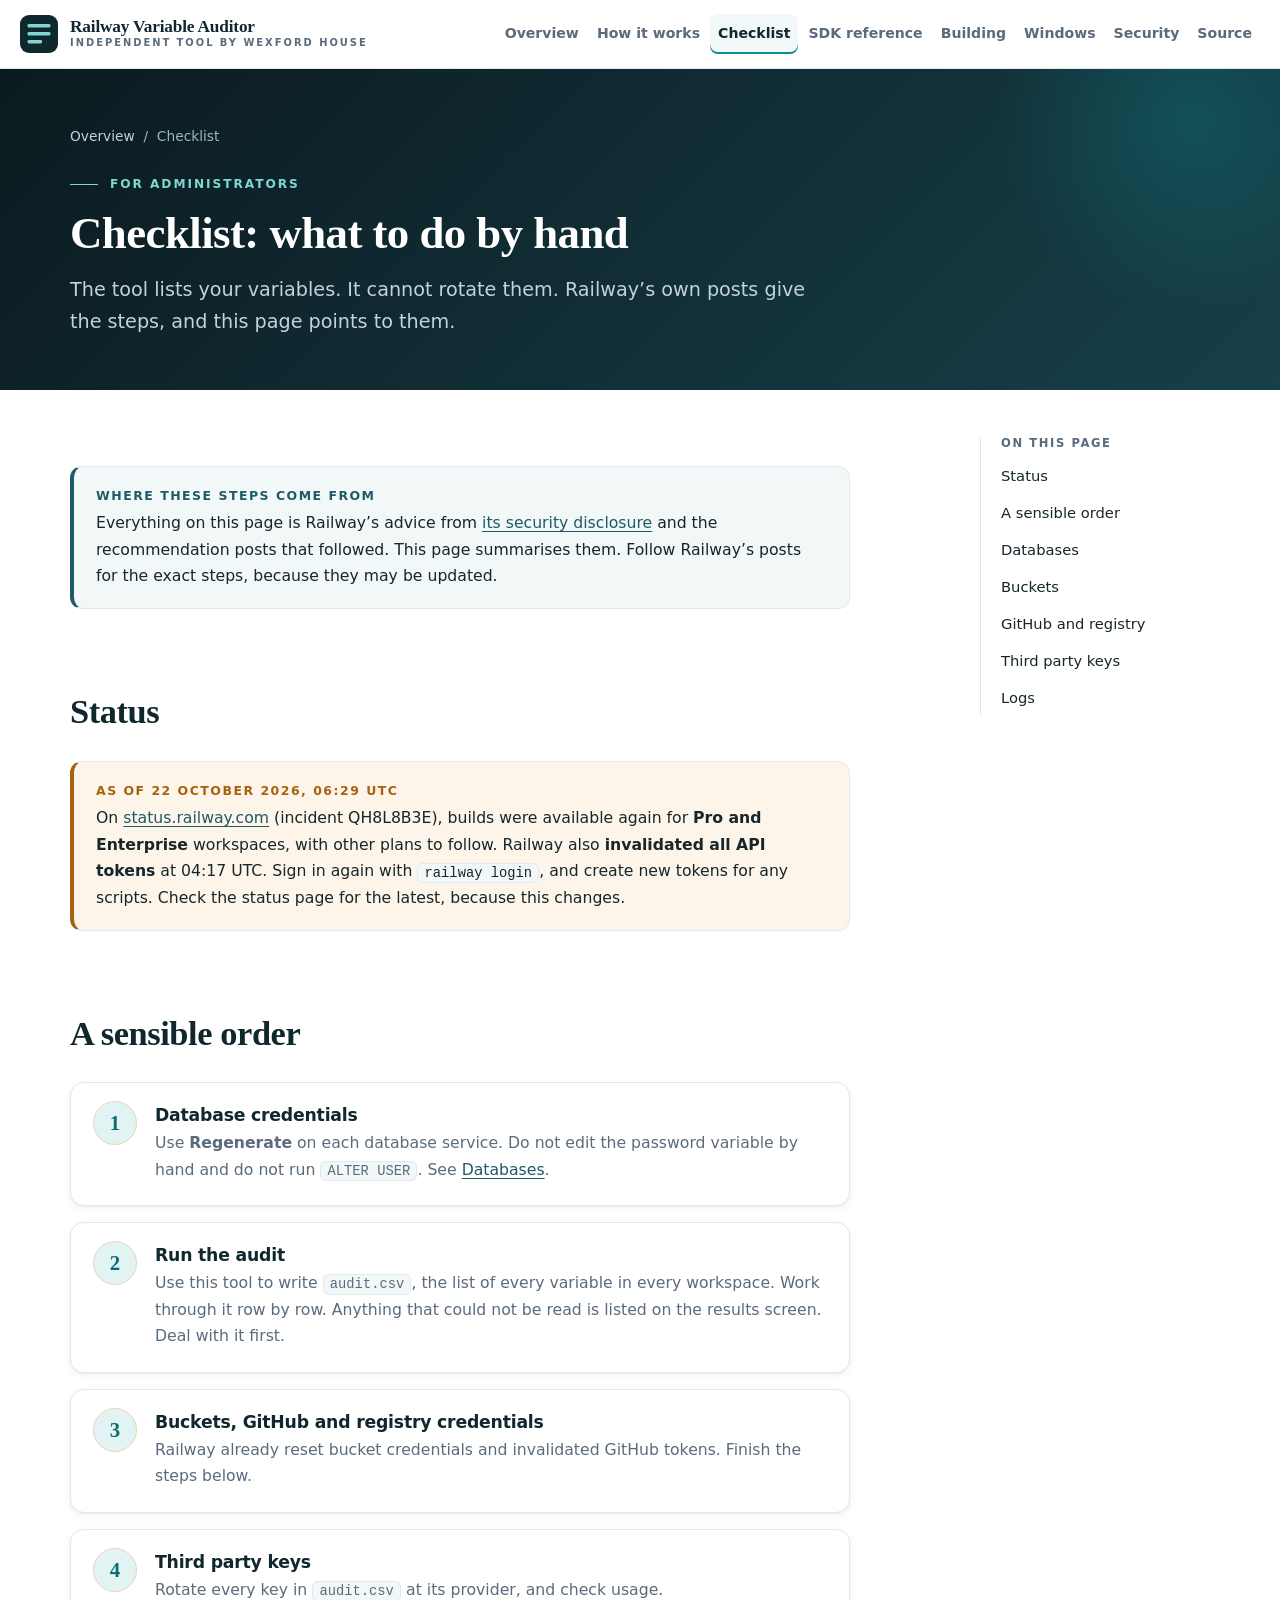
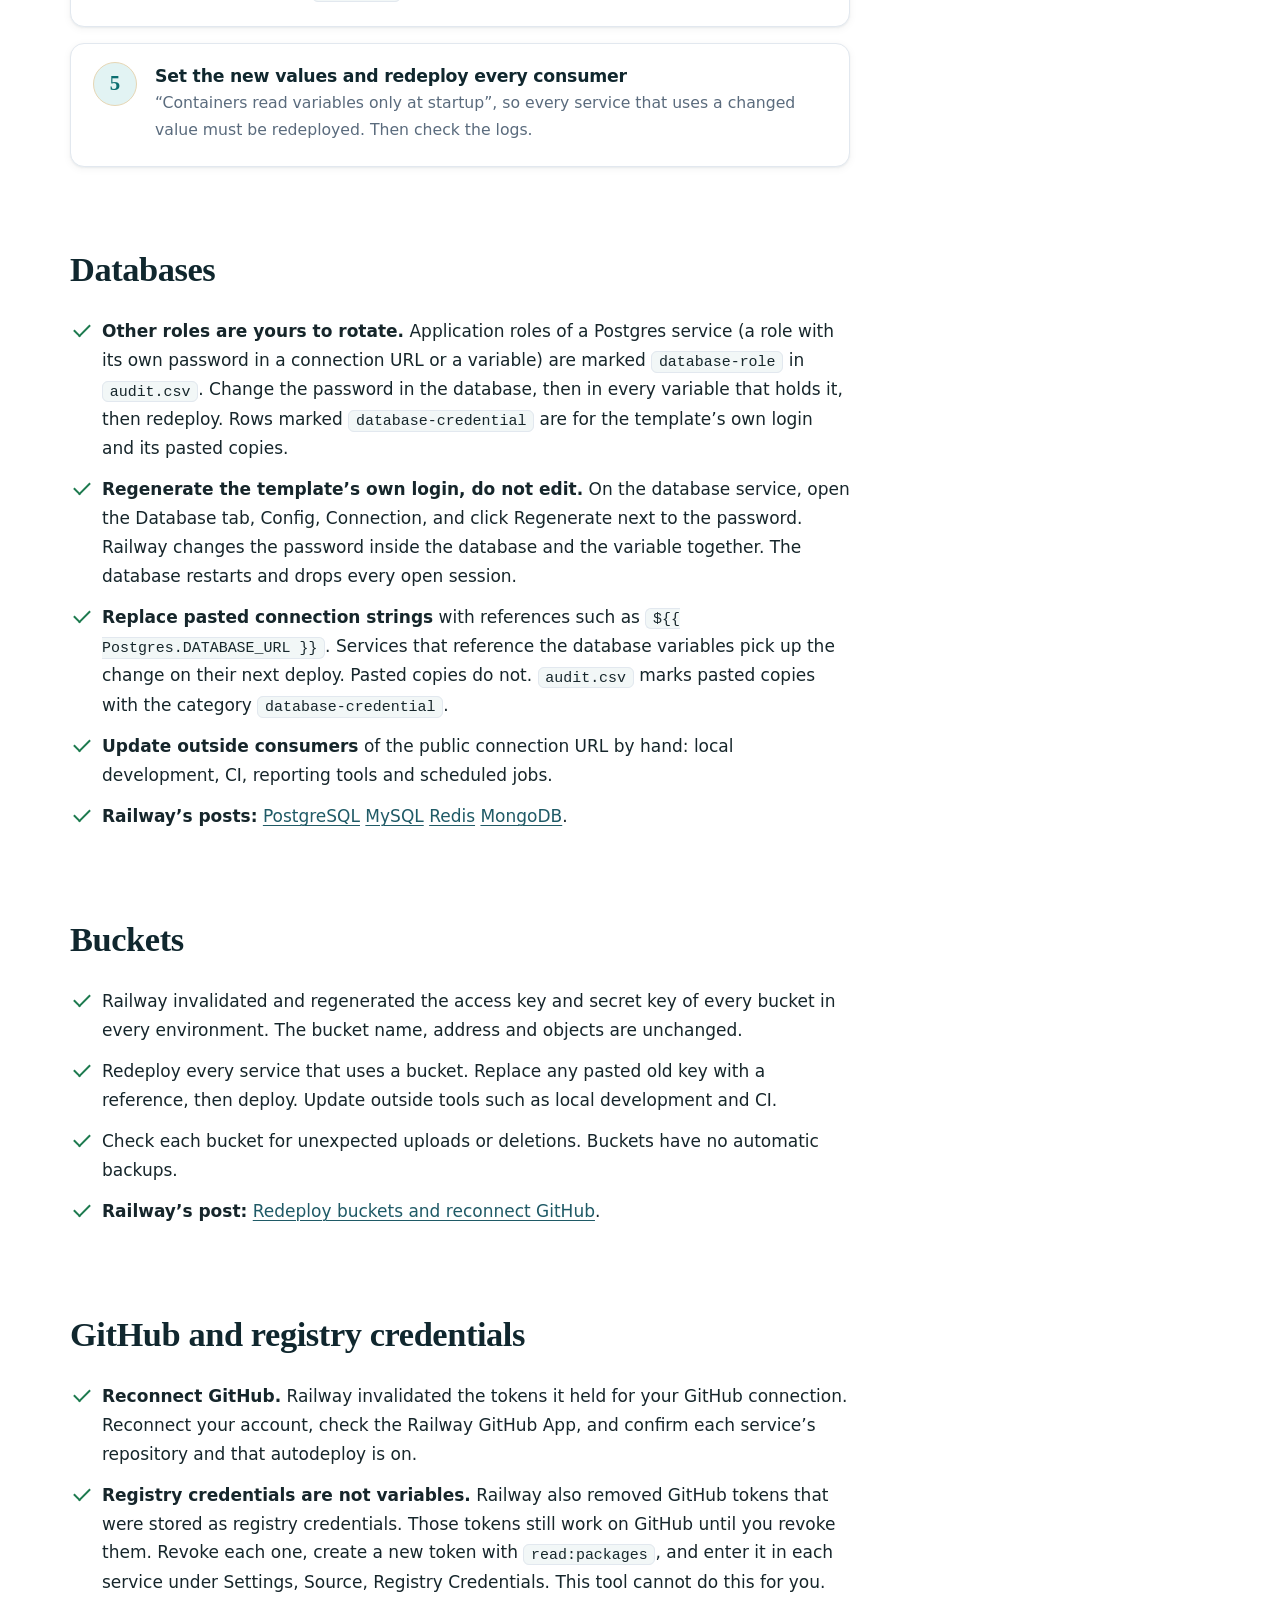
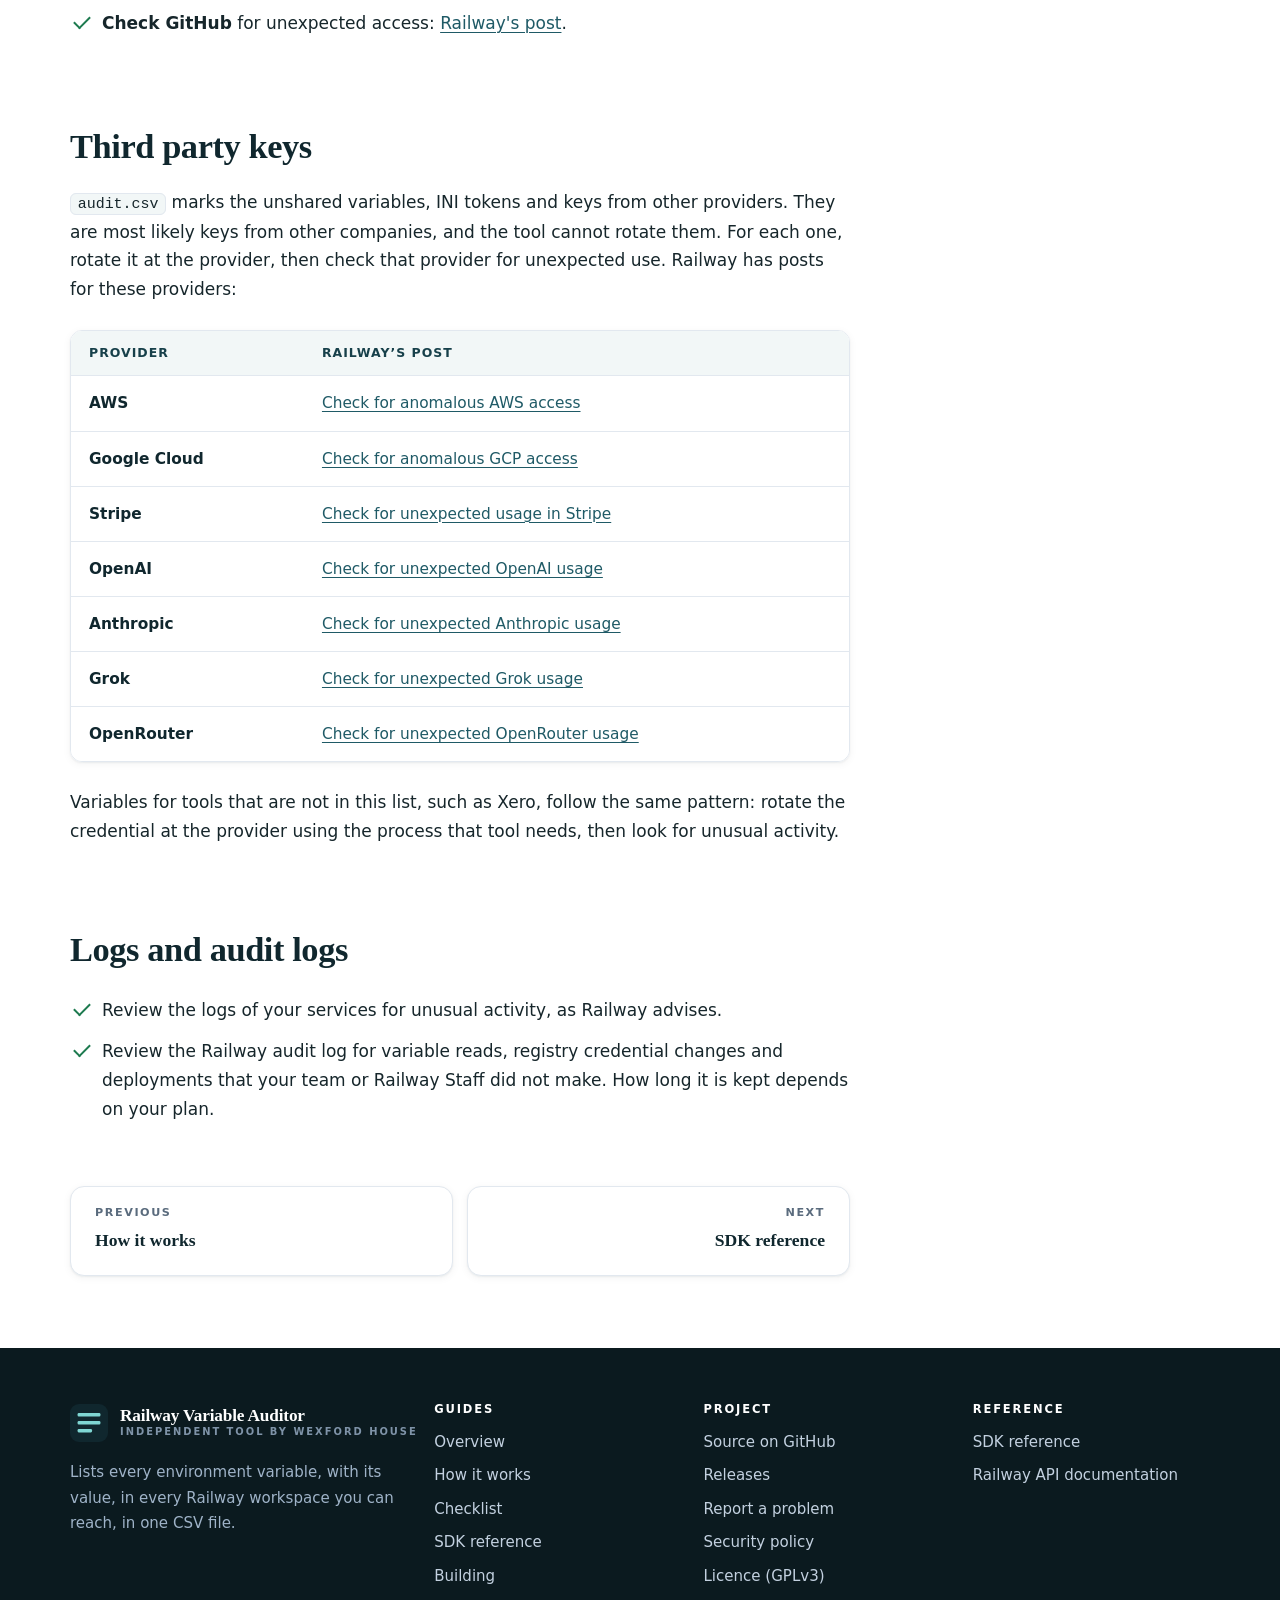
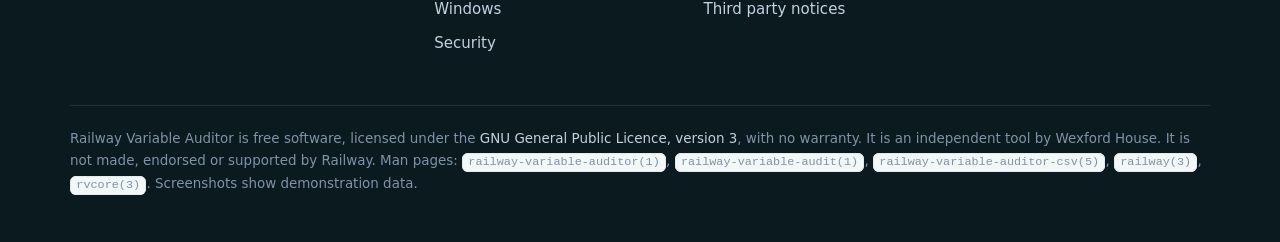
<file: Documentation/Website/checklist.html>
<!--
  Copyright (c) 2026, Ross WD Cameron <ross@wexfordhouse.co.za>
  Copyright (c) 2026, Wexford House <https://wexfordhouse.co.za/>
-->
<!doctype html>
<html lang="en-ZA">
<head>
<meta charset="utf-8">
<meta name="viewport" content="width=device-width, initial-scale=1">
<title>Checklist | Railway Variable Auditor</title>
<meta name="description" content="What to do by hand after Railway&rsquo;s security disclosure: database credentials, buckets, GitHub, registry credentials, third party keys and logs, with links to Railway&rsquo;s own posts.">
<meta name="theme-color" content="#10272e">
<link rel="canonical" href="https://rwdc-wexfordhouse.github.io/railway-variable-auditor/checklist.html">
<meta property="og:type" content="website">
<meta property="og:title" content="Checklist | Railway Variable Auditor">
<meta property="og:description" content="What to do by hand after Railway&rsquo;s security disclosure: database credentials, buckets, GitHub, registry credentials, third party keys and logs, with links to Railway&rsquo;s own posts.">
<meta property="og:url" content="https://rwdc-wexfordhouse.github.io/railway-variable-auditor/checklist.html">
<meta property="og:image" content="https://rwdc-wexfordhouse.github.io/railway-variable-auditor/assets/img/app/03-results.png">
<meta name="twitter:card" content="summary_large_image">
<link rel="icon" href="assets/img/favicon.svg" type="image/svg+xml">
<link rel="stylesheet" href="assets/css/style.css">
</head>
<body>
<a class="skip" href="#main">Skip to content</a>
<header class="site-header">
<div class="wrap">
<a class="brand" href="index.html" aria-label="Railway Variable Auditor - home"><img src="assets/img/favicon.svg" alt="" width="38" height="38"><span><b>Railway Variable Auditor</b><small>Independent tool by Wexford House</small></span></a>
<input type="checkbox" id="nav-toggle" class="nav-toggle" aria-label="Toggle navigation menu">
<label for="nav-toggle" class="nav-button" aria-hidden="true"><span></span><span></span><span></span></label>
<nav class="site-nav" aria-label="Main"><a href="index.html">Overview</a><a href="how-it-works.html">How it works</a><a href="checklist.html" aria-current="page">Checklist</a><a href="sdk.html">SDK reference</a><a href="building.html">Building</a><a href="windows.html">Windows</a><a href="security.html">Security</a><a href="https://github.com/rwdc-wexfordhouse/railway-variable-auditor">Source</a></nav>
</div>
</header>
<main id="main">

<section class="page-head"><div class="wrap">
<div class="crumbs"><a href="index.html">Overview</a> &nbsp;/&nbsp; Checklist</div>
<span class="eyebrow">For administrators</span>
<h1>Checklist: what to do by hand</h1>
<p class="lead">The tool lists your variables. It cannot rotate them. Railway&rsquo;s own posts give the steps, and this page points to them.</p>
</div></section>
<div class="wrap doc">
<article>

<div class="callout"><strong class="t">Where these steps come from</strong><p>Everything on this page is Railway&rsquo;s advice from <a href="https://blog.railway.com/p/security-disclosure-wednesday-october-21st">its security disclosure</a> and the recommendation posts that followed. This page summarises them. Follow Railway&rsquo;s posts for the exact steps, because they may be updated.</p></div>

<h2 id="status">Status</h2>
<div class="callout warn"><strong class="t">As of 22 October 2026, 06:29 UTC</strong><p>On <a href="https://status.railway.com/">status.railway.com</a> (incident QH8L8B3E), builds were available again for <b>Pro and Enterprise</b> workspaces, with other plans to follow. Railway also <b>invalidated all API tokens</b> at 04:17 UTC. Sign in again with <code>railway login</code>, and create new tokens for any scripts. Check the status page for the latest, because this changes.</p></div>

<h2 id="order">A sensible order</h2>
<ol class="steps">
<li><h3>Database credentials</h3><p>Use <b>Regenerate</b> on each database service. Do not edit the password variable by hand and do not run <code>ALTER USER</code>. See <a href="#databases">Databases</a>.</p></li>
<li><h3>Run the audit</h3><p>Use this tool to write <code>audit.csv</code>, the list of every variable in every workspace. Work through it row by row. Anything that could not be read is listed on the results screen. Deal with it first.</p></li>
<li><h3>Buckets, GitHub and registry credentials</h3><p>Railway already reset bucket credentials and invalidated GitHub tokens. Finish the steps below.</p></li>
<li><h3>Third party keys</h3><p>Rotate every key in <code>audit.csv</code> at its provider, and check usage.</p></li>
<li><h3>Set the new values and redeploy every consumer</h3><p>&ldquo;Containers read variables only at startup&rdquo;, so every service that uses a changed value must be redeployed. Then check the logs.</p></li>
</ol>

<h2 id="databases">Databases</h2>
<ul class="checks">
<li><b>Other roles are yours to rotate.</b> Application roles of a Postgres service (a role with its own password in a connection URL or a variable) are marked <code>database-role</code> in <code>audit.csv</code>. Change the password in the database, then in every variable that holds it, then redeploy. Rows marked <code>database-credential</code> are for the template&rsquo;s own login and its pasted copies.</li>
<li><b>Regenerate the template&rsquo;s own login, do not edit.</b> On the database service, open the Database tab, Config, Connection, and click Regenerate next to the password. Railway changes the password inside the database and the variable together. The database restarts and drops every open session.</li>
<li><b>Replace pasted connection strings</b> with references such as <code>${{ Postgres.DATABASE_URL }}</code>. Services that reference the database variables pick up the change on their next deploy. Pasted copies do not. <code>audit.csv</code> marks pasted copies with the category <code>database-credential</code>.</li>
<li><b>Update outside consumers</b> of the public connection URL by hand: local development, CI, reporting tools and scheduled jobs.</li>
<li><b>Railway&rsquo;s posts:</b> <a href="https://blog.railway.com/p/security-disclosure-recommendation-rotate-postgresql-database-credentials">PostgreSQL</a> <a href="https://blog.railway.com/p/security-disclosure-recommendation-rotate-mysql-database-credentials">MySQL</a> <a href="https://blog.railway.com/p/security-disclosure-recommendation-rotate-redis-database-credentials">Redis</a> <a href="https://blog.railway.com/p/security-disclosure-recommendation-rotate-mongodb-database-credentials">MongoDB</a>.</li>
</ul>

<h2 id="buckets">Buckets</h2>
<ul class="checks">
<li>Railway invalidated and regenerated the access key and secret key of every bucket in every environment. The bucket name, address and objects are unchanged.</li>
<li>Redeploy every service that uses a bucket. Replace any pasted old key with a reference, then deploy. Update outside tools such as local development and CI.</li>
<li>Check each bucket for unexpected uploads or deletions. Buckets have no automatic backups.</li>
<li><b>Railway&rsquo;s post:</b> <a href="https://blog.railway.com/p/security-disclosure-recommendation-redeploy-buckets-and-reconnect-github-after-the-credential-reset">Redeploy buckets and reconnect GitHub</a>.</li>
</ul>

<h2 id="github">GitHub and registry credentials</h2>
<ul class="checks">
<li><b>Reconnect GitHub.</b> Railway invalidated the tokens it held for your GitHub connection. Reconnect your account, check the Railway GitHub App, and confirm each service&rsquo;s repository and that autodeploy is on.</li>
<li><b>Registry credentials are not variables.</b> Railway also removed GitHub tokens that were stored as registry credentials. Those tokens still work on GitHub until you revoke them. Revoke each one, create a new token with <code>read:packages</code>, and enter it in each service under Settings, Source, Registry Credentials. This tool cannot do this for you.</li>
<li><b>Check GitHub</b> for unexpected access: <a href="https://blog.railway.com/p/security-disclosure-recommendation-check-for-anomalous-github-access">Railway's post</a>.</li>
</ul>

<h2 id="providers">Third party keys</h2>
<p><code>audit.csv</code> marks the unshared variables, INI tokens and keys from other providers. They are most likely keys from other companies, and the tool cannot rotate them. For each one, rotate it at the provider, then check that provider for unexpected use. Railway has posts for these providers:</p>
<div class="table-wrap"><table>
<thead><tr><th>Provider</th><th>Railway&rsquo;s post</th></tr></thead>
<tbody>
<tr><td>AWS</td><td><a href="https://blog.railway.com/p/security-disclosure-recommendation-check-for-anomalous-aws-access">Check for anomalous AWS access</a></td></tr>
<tr><td>Google Cloud</td><td><a href="https://blog.railway.com/p/security-disclosure-recommendation-check-for-anomalous-gcp-access">Check for anomalous GCP access</a></td></tr>
<tr><td>Stripe</td><td><a href="https://blog.railway.com/p/security-disclosure-recommendation-check-for-unexpected-usage-in-stripe">Check for unexpected usage in Stripe</a></td></tr>
<tr><td>OpenAI</td><td><a href="https://blog.railway.com/p/security-disclosure-recommendation-check-for-unexpected-openai-usage">Check for unexpected OpenAI usage</a></td></tr>
<tr><td>Anthropic</td><td><a href="https://blog.railway.com/p/security-disclosure-recommendation-check-for-unexpected-anthropic-usage">Check for unexpected Anthropic usage</a></td></tr>
<tr><td>Grok</td><td><a href="https://blog.railway.com/p/security-disclosure-recommendation-check-for-unexpected-grok-usage">Check for unexpected Grok usage</a></td></tr>
<tr><td>OpenRouter</td><td><a href="https://blog.railway.com/p/security-disclosure-recommendation-check-for-unexpected-openrouter-usage">Check for unexpected OpenRouter usage</a></td></tr>
</tbody></table></div>
<p>Variables for tools that are not in this list, such as Xero, follow the same pattern: rotate the credential at the provider using the process that tool needs, then look for unusual activity.</p>

<h2 id="logs">Logs and audit logs</h2>
<ul class="checks">
<li>Review the logs of your services for unusual activity, as Railway advises.</li>
<li>Review the Railway audit log for variable reads, registry credential changes and deployments that your team or Railway Staff did not make. How long it is kept depends on your plan.</li>
</ul>

<nav class="pager" aria-label="Page navigation"><a class="prev" href="how-it-works.html"><small>Previous</small><b>How it works</b></a><a class="next" href="sdk.html"><small>Next</small><b>SDK reference</b></a></nav>
</article>
<aside class="toc" aria-label="On this page"><h4>On this page</h4><ul><li><a href="#status">Status</a></li><li><a href="#order">A sensible order</a></li><li><a href="#databases">Databases</a></li><li><a href="#buckets">Buckets</a></li><li><a href="#github">GitHub and registry</a></li><li><a href="#providers">Third party keys</a></li><li><a href="#logs">Logs</a></li></ul></aside>
</div>
</main>
<footer class="site-footer">
<div class="wrap">
<div class="cols">
<div><a class="brand" href="index.html" aria-label="Railway Variable Auditor - home"><img src="assets/img/favicon.svg" alt="" width="38" height="38"><span><b>Railway Variable Auditor</b><small>Independent tool by Wexford House</small></span></a>
<p style="margin-top:18px;max-width:34ch">Lists every environment variable, with its value, in every Railway workspace you can reach, in one CSV file.</p></div>
<div><h4>Guides</h4><ul><li><a href="index.html">Overview</a></li><li><a href="how-it-works.html">How it works</a></li><li><a href="checklist.html">Checklist</a></li><li><a href="sdk.html">SDK reference</a></li><li><a href="building.html">Building</a></li><li><a href="windows.html">Windows</a></li><li><a href="security.html">Security</a></li></ul></div>
<div><h4>Project</h4><ul><li><a href="https://github.com/rwdc-wexfordhouse/railway-variable-auditor">Source on GitHub</a></li><li><a href="https://github.com/rwdc-wexfordhouse/railway-variable-auditor/releases">Releases</a></li><li><a href="https://github.com/rwdc-wexfordhouse/railway-variable-auditor/issues">Report a problem</a></li><li><a href="https://github.com/rwdc-wexfordhouse/railway-variable-auditor/blob/main/SECURITY.md">Security policy</a></li><li><a href="https://github.com/rwdc-wexfordhouse/railway-variable-auditor/blob/main/LICENSE">Licence (GPLv3)</a></li><li><a href="https://github.com/rwdc-wexfordhouse/railway-variable-auditor/blob/main/THIRD-PARTY-NOTICES.md">Third party notices</a></li></ul></div>
<div><h4>Reference</h4><ul><li><a href="sdk.html">SDK reference</a></li><li><a href="https://docs.railway.com/integrations/api">Railway API documentation</a></li></ul></div>
</div>
<p class="legal">Railway Variable Auditor is free software, licensed under the <a href="https://github.com/rwdc-wexfordhouse/railway-variable-auditor/blob/main/LICENSE">GNU General Public Licence, version 3</a>, with no warranty. It is an independent tool by Wexford House. It is not made, endorsed or supported by Railway. Man pages: <code>railway-variable-auditor(1)</code>, <code>railway-variable-audit(1)</code>, <code>railway-variable-auditor-csv(5)</code>, <code>railway(3)</code>, <code>rvcore(3)</code>. Screenshots show demonstration data.</p>
</div>
</footer>
</body>
</html>
</file>
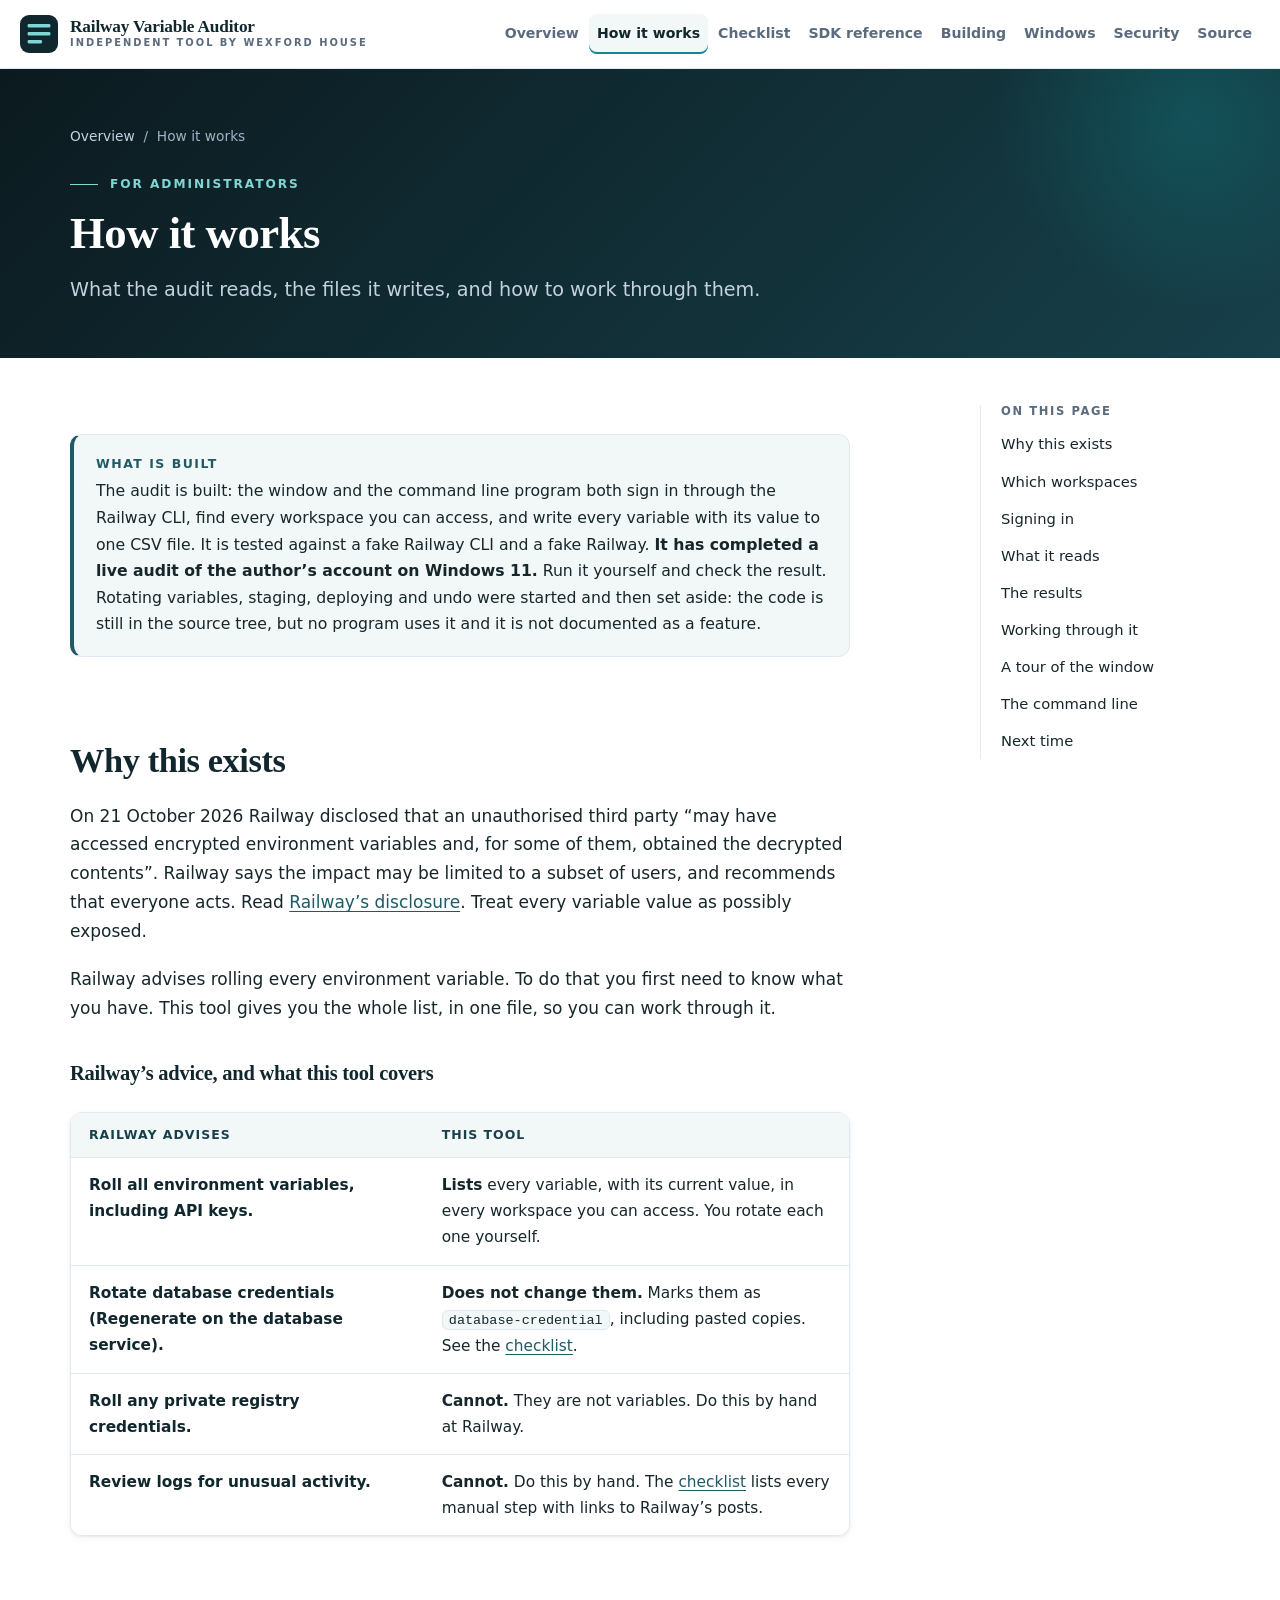
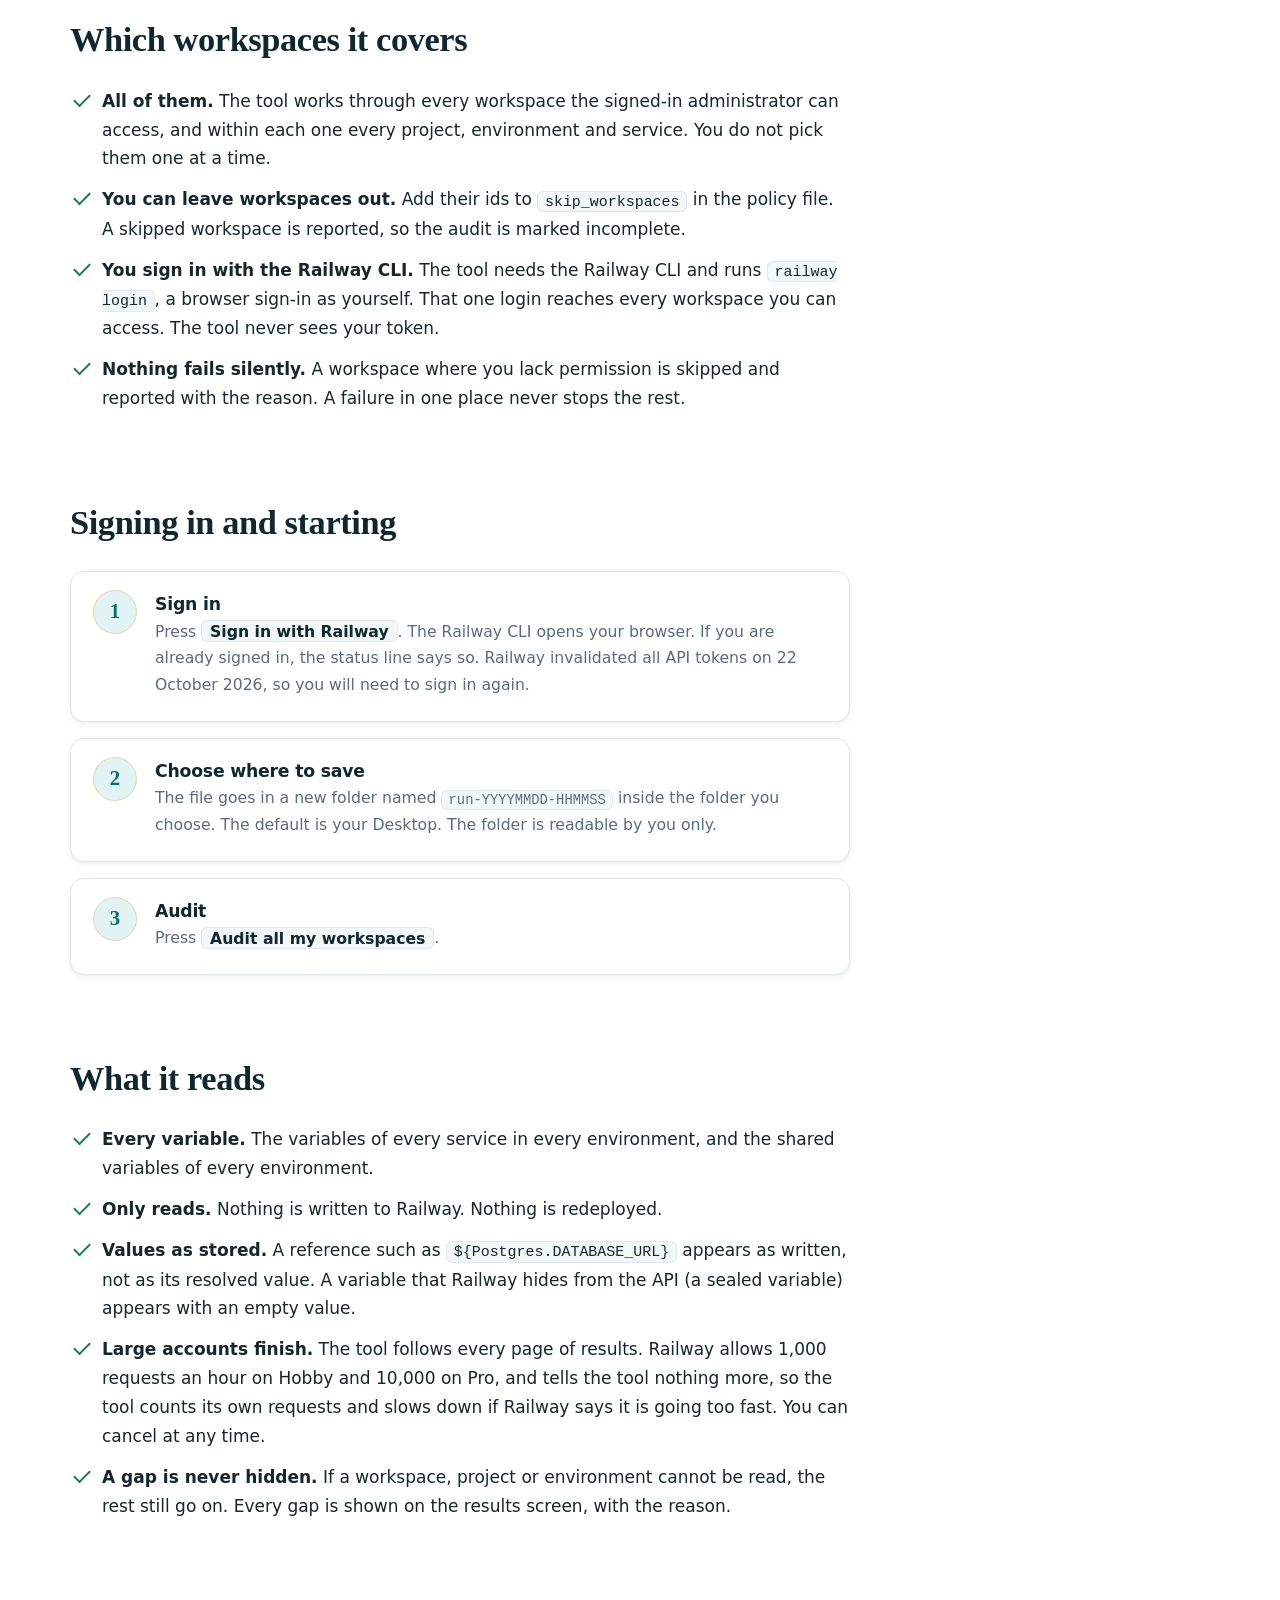
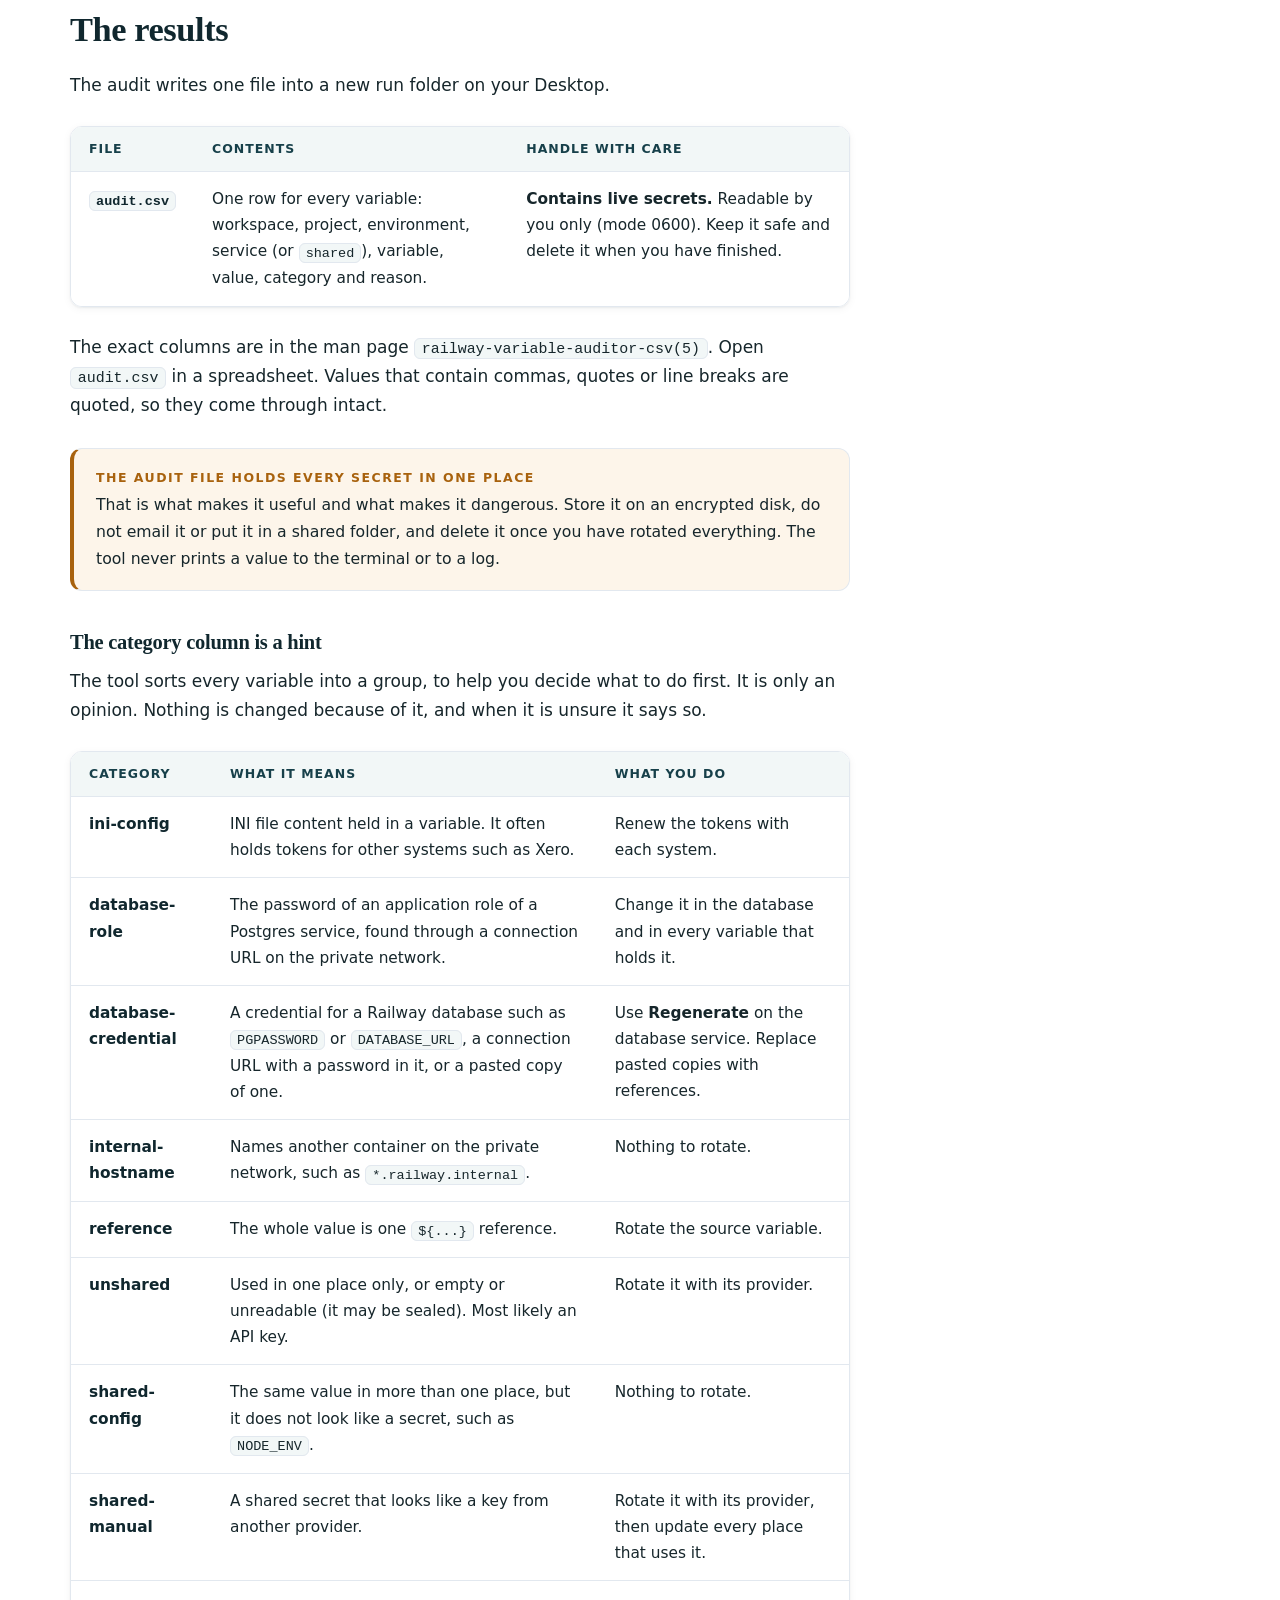
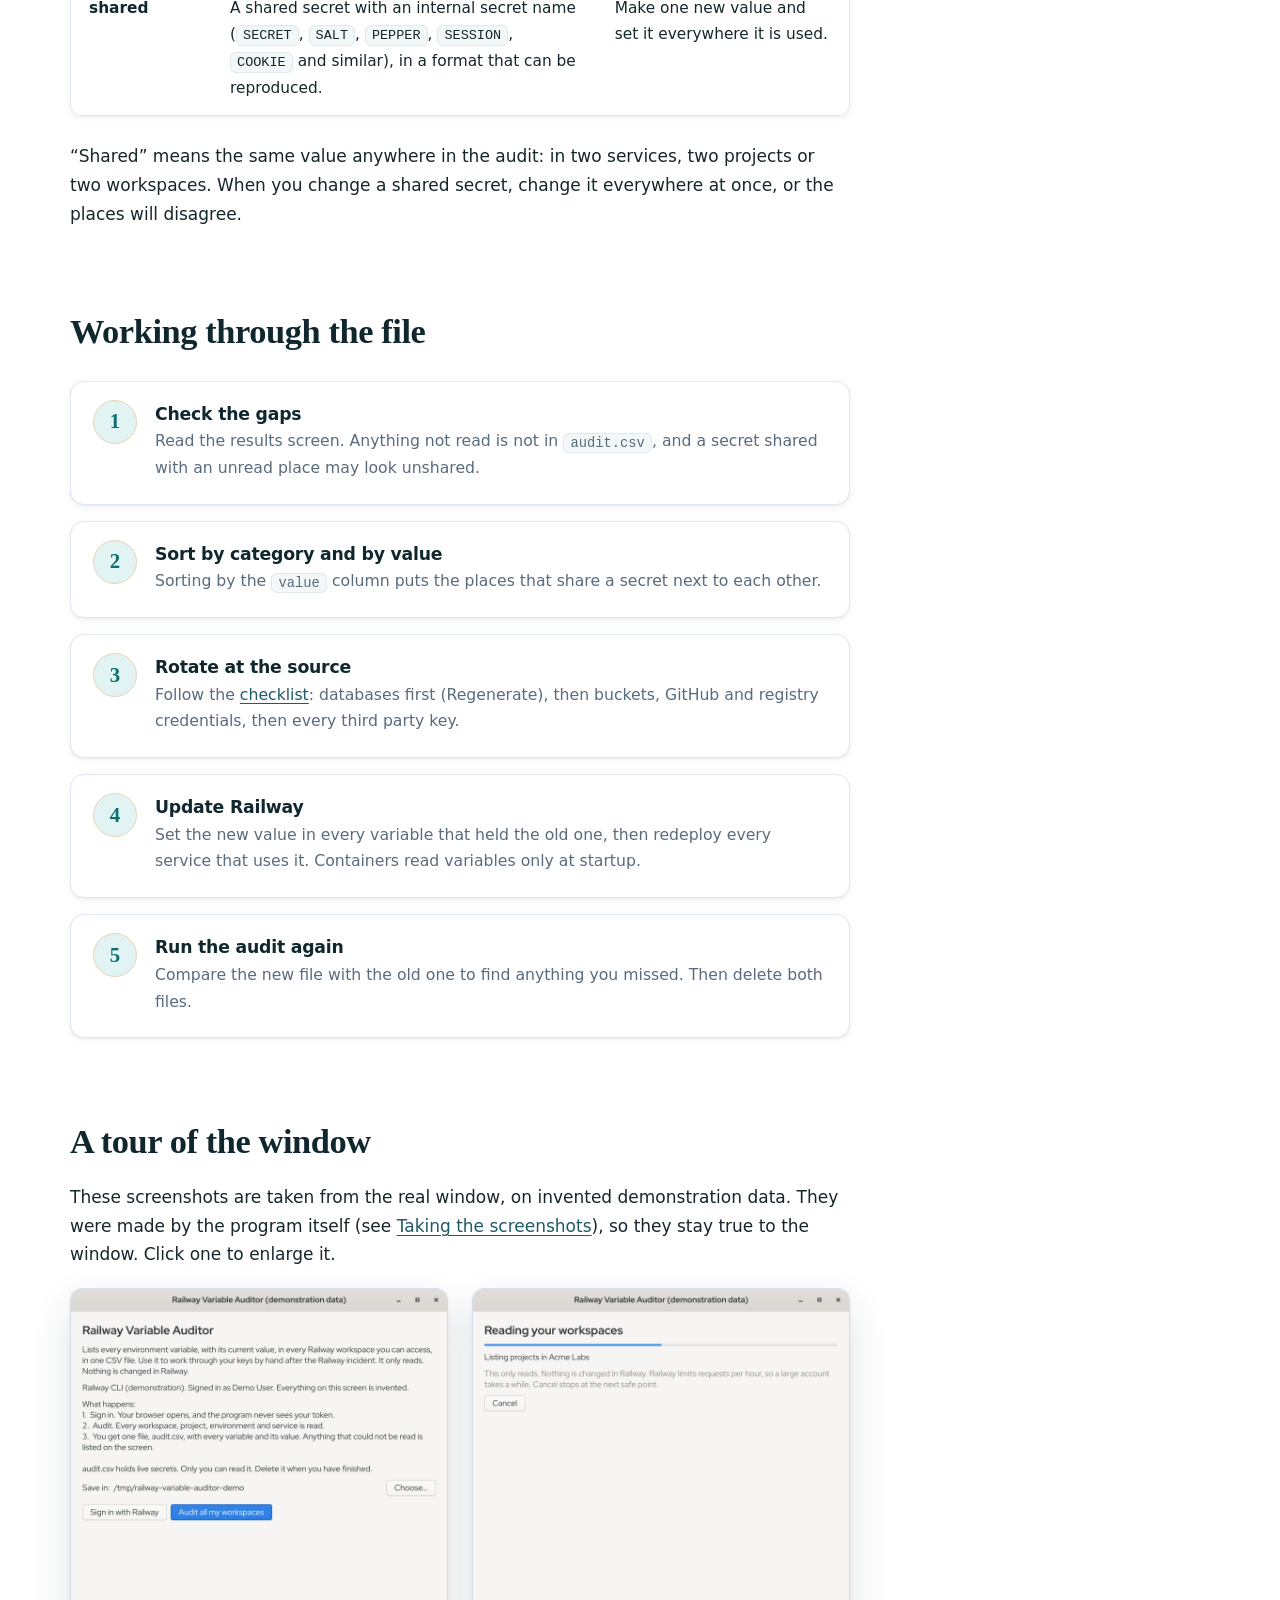
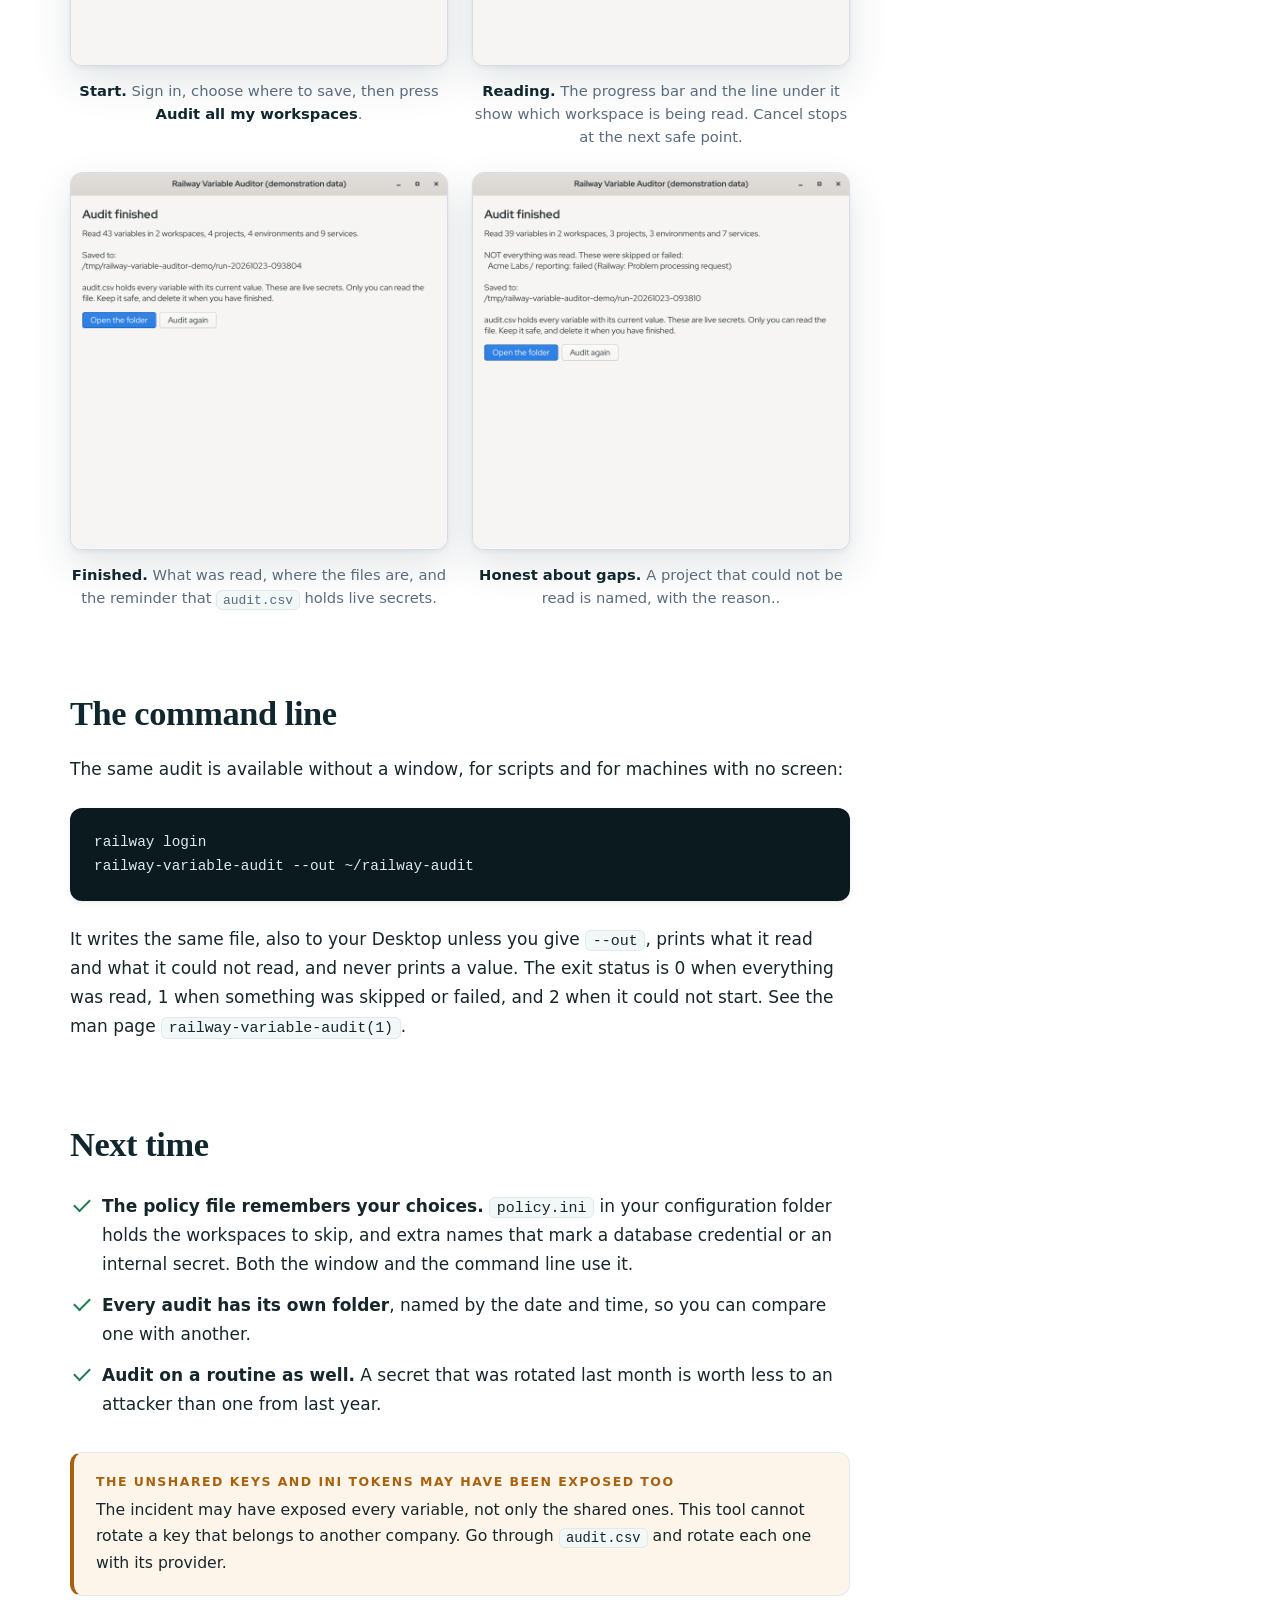
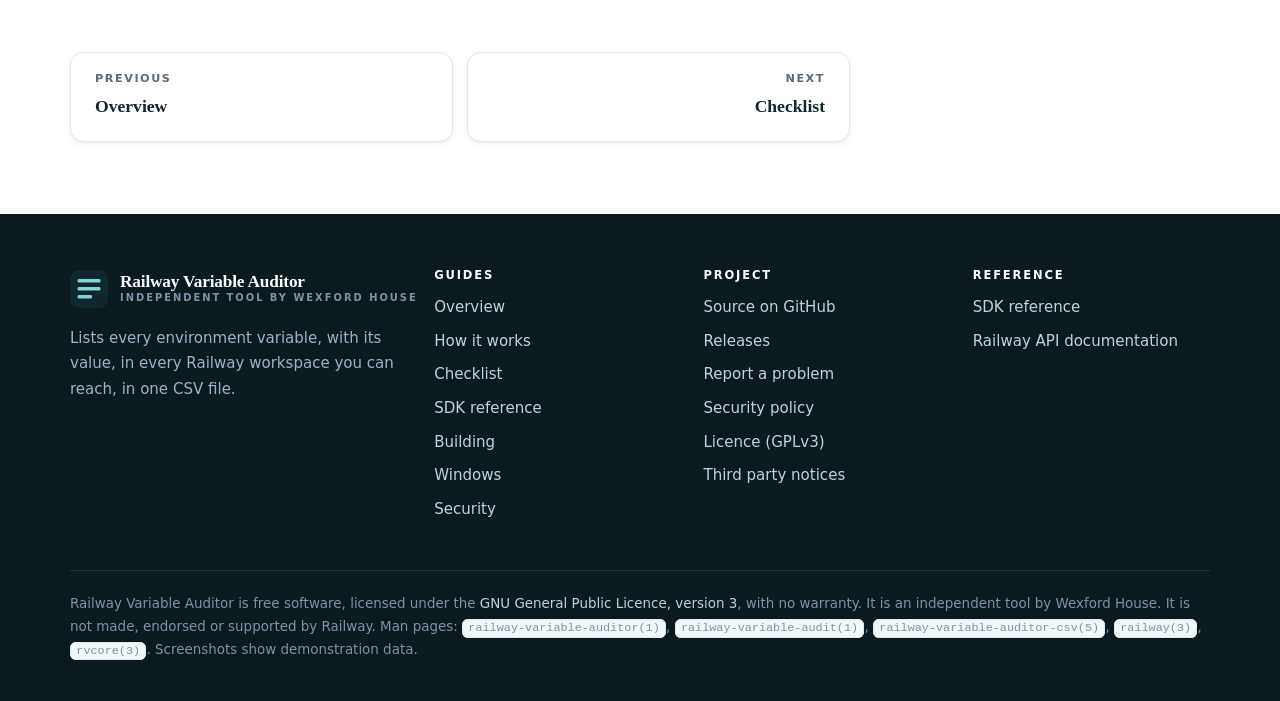
<file: Documentation/Website/how-it-works.html>
<!--
  Copyright (c) 2026, Ross WD Cameron <ross@wexfordhouse.co.za>
  Copyright (c) 2026, Wexford House <https://wexfordhouse.co.za/>
-->
<!doctype html>
<html lang="en-ZA">
<head>
<meta charset="utf-8">
<meta name="viewport" content="width=device-width, initial-scale=1">
<title>How it works | Railway Variable Auditor</title>
<meta name="description" content="What the Railway Variable Auditor audit reads, the CSV file it writes, and how to work through it.">
<meta name="theme-color" content="#10272e">
<link rel="canonical" href="https://rwdc-wexfordhouse.github.io/railway-variable-auditor/how-it-works.html">
<meta property="og:type" content="website">
<meta property="og:title" content="How it works | Railway Variable Auditor">
<meta property="og:description" content="What the Railway Variable Auditor audit reads, the CSV file it writes, and how to work through it.">
<meta property="og:url" content="https://rwdc-wexfordhouse.github.io/railway-variable-auditor/how-it-works.html">
<meta property="og:image" content="https://rwdc-wexfordhouse.github.io/railway-variable-auditor/assets/img/app/03-results.png">
<meta name="twitter:card" content="summary_large_image">
<link rel="icon" href="assets/img/favicon.svg" type="image/svg+xml">
<link rel="stylesheet" href="assets/css/style.css">
</head>
<body>
<a class="skip" href="#main">Skip to content</a>
<header class="site-header">
<div class="wrap">
<a class="brand" href="index.html" aria-label="Railway Variable Auditor - home"><img src="assets/img/favicon.svg" alt="" width="38" height="38"><span><b>Railway Variable Auditor</b><small>Independent tool by Wexford House</small></span></a>
<input type="checkbox" id="nav-toggle" class="nav-toggle" aria-label="Toggle navigation menu">
<label for="nav-toggle" class="nav-button" aria-hidden="true"><span></span><span></span><span></span></label>
<nav class="site-nav" aria-label="Main"><a href="index.html">Overview</a><a href="how-it-works.html" aria-current="page">How it works</a><a href="checklist.html">Checklist</a><a href="sdk.html">SDK reference</a><a href="building.html">Building</a><a href="windows.html">Windows</a><a href="security.html">Security</a><a href="https://github.com/rwdc-wexfordhouse/railway-variable-auditor">Source</a></nav>
</div>
</header>
<main id="main">
<section class="page-head"><div class="wrap">
<div class="crumbs"><a href="index.html">Overview</a> &nbsp;/&nbsp; How it works</div>
<span class="eyebrow">For administrators</span>
<h1>How it works</h1>
<p class="lead">What the audit reads, the files it writes, and how to work through them.</p>
</div></section>
<div class="wrap doc">
<article>
<div class="callout"><strong class="t">What is built</strong><p>The audit is built: the window and the command line program both sign in through the Railway CLI, find every workspace you can access, and write every variable with its value to one CSV file. It is tested against a fake Railway CLI and a fake Railway. <b>It has completed a live audit of the author&rsquo;s account on Windows 11.</b> Run it yourself and check the result. Rotating variables, staging, deploying and undo were started and then set aside: the code is still in the source tree, but no program uses it and it is not documented as a feature.</p></div>

<h2 id="why">Why this exists</h2>
<p>On 21 October 2026 Railway disclosed that an unauthorised third party &ldquo;may have accessed encrypted environment variables and, for some of them, obtained the decrypted contents&rdquo;. Railway says the impact may be limited to a subset of users, and recommends that everyone acts. Read <a href="https://blog.railway.com/p/security-disclosure-wednesday-october-21st">Railway&rsquo;s disclosure</a>. Treat every variable value as possibly exposed.</p>
<p>Railway advises rolling every environment variable. To do that you first need to know what you have. This tool gives you the whole list, in one file, so you can work through it.</p>
<h3 id="advice">Railway&rsquo;s advice, and what this tool covers</h3>
<div class="table-wrap"><table>
<thead><tr><th>Railway advises</th><th>This tool</th></tr></thead>
<tbody>
<tr><td>Roll all environment variables, including API keys.</td><td><b>Lists</b> every variable, with its current value, in every workspace you can access. You rotate each one yourself.</td></tr>
<tr><td>Rotate database credentials (Regenerate on the database service).</td><td><b>Does not change them.</b> Marks them as <code>database-credential</code>, including pasted copies. See the <a href="checklist.html#databases">checklist</a>.</td></tr>
<tr><td>Roll any private registry credentials.</td><td><b>Cannot.</b> They are not variables. Do this by hand at Railway.</td></tr>
<tr><td>Review logs for unusual activity.</td><td><b>Cannot.</b> Do this by hand. The <a href="checklist.html">checklist</a> lists every manual step with links to Railway&rsquo;s posts.</td></tr>
</tbody></table></div>

<h2 id="scope">Which workspaces it covers</h2>
<ul class="checks">
<li><b>All of them.</b> The tool works through every workspace the signed-in administrator can access, and within each one every project, environment and service. You do not pick them one at a time.</li>
<li><b>You can leave workspaces out.</b> Add their ids to <code>skip_workspaces</code> in the policy file. A skipped workspace is reported, so the audit is marked incomplete.</li>
<li><b>You sign in with the Railway CLI.</b> The tool needs the Railway CLI and runs <code>railway login</code>, a browser sign-in as yourself. That one login reaches every workspace you can access. The tool never sees your token.</li>
<li><b>Nothing fails silently.</b> A workspace where you lack permission is skipped and reported with the reason. A failure in one place never stops the rest.</li>
</ul>

<h2 id="start">Signing in and starting</h2>
<ol class="steps">
<li><h3>Sign in</h3><p>Press <span class="ui">Sign in with Railway</span>. The Railway CLI opens your browser. If you are already signed in, the status line says so. Railway invalidated all API tokens on 22 October 2026, so you will need to sign in again.</p></li>
<li><h3>Choose where to save</h3><p>The file goes in a new folder named <code>run-YYYYMMDD-HHMMSS</code> inside the folder you choose. The default is your Desktop. The folder is readable by you only.</p></li>
<li><h3>Audit</h3><p>Press <span class="ui">Audit all my workspaces</span>.</p></li>
</ol>

<h2 id="reading">What it reads</h2>
<ul class="checks">
<li><b>Every variable.</b> The variables of every service in every environment, and the shared variables of every environment.</li>
<li><b>Only reads.</b> Nothing is written to Railway. Nothing is redeployed.</li>
<li><b>Values as stored.</b> A reference such as <code>${Postgres.DATABASE_URL}</code> appears as written, not as its resolved value. A variable that Railway hides from the API (a sealed variable) appears with an empty value.</li>
<li><b>Large accounts finish.</b> The tool follows every page of results. Railway allows 1,000 requests an hour on Hobby and 10,000 on Pro, and tells the tool nothing more, so the tool counts its own requests and slows down if Railway says it is going too fast. You can cancel at any time.</li>
<li><b>A gap is never hidden.</b> If a workspace, project or environment cannot be read, the rest still go on. Every gap is shown on the results screen, with the reason.</li>
</ul>

<h2 id="results">The results</h2>
<p>The audit writes one file into a new run folder on your Desktop.</p>
<div class="table-wrap"><table>
<thead><tr><th>File</th><th>Contents</th><th>Handle with care</th></tr></thead>
<tbody>
<tr><td><code>audit.csv</code></td><td>One row for every variable: workspace, project, environment, service (or <code>shared</code>), variable, value, category and reason.</td><td><b>Contains live secrets.</b> Readable by you only (mode 0600). Keep it safe and delete it when you have finished.</td></tr>
</tbody></table></div>
<p>The exact columns are in the man page <code>railway-variable-auditor-csv(5)</code>. Open <code>audit.csv</code> in a spreadsheet. Values that contain commas, quotes or line breaks are quoted, so they come through intact.</p>
<div class="callout warn"><strong class="t">The audit file holds every secret in one place</strong><p>That is what makes it useful and what makes it dangerous. Store it on an encrypted disk, do not email it or put it in a shared folder, and delete it once you have rotated everything. The tool never prints a value to the terminal or to a log.</p></div>

<h3 id="categories">The category column is a hint</h3>
<p>The tool sorts every variable into a group, to help you decide what to do first. It is only an opinion. Nothing is changed because of it, and when it is unsure it says so.</p>
<div class="table-wrap"><table>
<thead><tr><th>Category</th><th>What it means</th><th>What you do</th></tr></thead>
<tbody>
<tr><td><b>ini-config</b></td><td>INI file content held in a variable. It often holds tokens for other systems such as Xero.</td><td>Renew the tokens with each system.</td></tr>
<tr><td><b>database-role</b></td><td>The password of an application role of a Postgres service, found through a connection URL on the private network.</td><td>Change it in the database and in every variable that holds it.</td></tr>
<tr><td><b>database-credential</b></td><td>A credential for a Railway database such as <code>PGPASSWORD</code> or <code>DATABASE_URL</code>, a connection URL with a password in it, or a pasted copy of one.</td><td>Use <b>Regenerate</b> on the database service. Replace pasted copies with references.</td></tr>
<tr><td><b>internal-hostname</b></td><td>Names another container on the private network, such as <code>*.railway.internal</code>.</td><td>Nothing to rotate.</td></tr>
<tr><td><b>reference</b></td><td>The whole value is one <code>${...}</code> reference.</td><td>Rotate the source variable.</td></tr>
<tr><td><b>unshared</b></td><td>Used in one place only, or empty or unreadable (it may be sealed). Most likely an API key.</td><td>Rotate it with its provider.</td></tr>
<tr><td><b>shared-config</b></td><td>The same value in more than one place, but it does not look like a secret, such as <code>NODE_ENV</code>.</td><td>Nothing to rotate.</td></tr>
<tr><td><b>shared-manual</b></td><td>A shared secret that looks like a key from another provider.</td><td>Rotate it with its provider, then update every place that uses it.</td></tr>
<tr><td><b>shared</b></td><td>A shared secret with an internal secret name (<code>SECRET</code>, <code>SALT</code>, <code>PEPPER</code>, <code>SESSION</code>, <code>COOKIE</code> and similar), in a format that can be reproduced.</td><td>Make one new value and set it everywhere it is used.</td></tr>
</tbody></table></div>
<p>&ldquo;Shared&rdquo; means the same value anywhere in the audit: in two services, two projects or two workspaces. When you change a shared secret, change it everywhere at once, or the places will disagree.</p>

<h2 id="working">Working through the file</h2>
<ol class="steps">
<li><h3>Check the gaps</h3><p>Read the results screen. Anything not read is not in <code>audit.csv</code>, and a secret shared with an unread place may look unshared.</p></li>
<li><h3>Sort by category and by value</h3><p>Sorting by the <code>value</code> column puts the places that share a secret next to each other.</p></li>
<li><h3>Rotate at the source</h3><p>Follow the <a href="checklist.html">checklist</a>: databases first (Regenerate), then buckets, GitHub and registry credentials, then every third party key.</p></li>
<li><h3>Update Railway</h3><p>Set the new value in every variable that held the old one, then redeploy every service that uses it. Containers read variables only at startup.</p></li>
<li><h3>Run the audit again</h3><p>Compare the new file with the old one to find anything you missed. Then delete both files.</p></li>
</ol>

<h2 id="tour">A tour of the window</h2>
<p>These screenshots are taken from the real window, on invented demonstration data. They were made by the program itself (see <a href="building.html#screenshots">Taking the screenshots</a>), so they stay true to the window. Click one to enlarge it.</p>
<div class="shots-2">
<figure class="shot"><div class="frame"><a class="zoom" href="#zoom-app-01-start" title="Click to enlarge" aria-label="Enlarge this screenshot"><img src="assets/img/app/01-start.png" width="1600" height="1600" alt="The start screen: a heading, a short description, a status line saying who is signed in, a folder to save in with a Choose button, and the buttons Sign in with Railway and Audit all my workspaces." loading="lazy" decoding="async"></a></div><figcaption><b>Start.</b> Sign in, choose where to save, then press <b>Audit all my workspaces</b>.</figcaption></figure><div class="lightbox" id="zoom-app-01-start" role="dialog" aria-label="Enlarged screenshot"><a class="lb-link" href="#close" aria-label="Close enlarged screenshot"><img src="assets/img/app/01-start.png" width="1600" height="1600" alt="The start screen: a heading, a short description, a status line saying who is signed in, a folder to save in with a Choose button, and the buttons Sign in with Railway and Audit all my workspaces." loading="lazy" decoding="async"></a><a class="lb-close" href="#close" aria-label="Close">&times;</a></div>
<figure class="shot"><div class="frame"><a class="zoom" href="#zoom-app-02-working" title="Click to enlarge" aria-label="Enlarge this screenshot"><img src="assets/img/app/02-working.png" width="1600" height="1600" alt="The working screen: a progress bar, a line saying which workspace is being listed, a note that nothing is changed in Railway, and a Cancel button." loading="lazy" decoding="async"></a></div><figcaption><b>Reading.</b> The progress bar and the line under it show which workspace is being read. Cancel stops at the next safe point.</figcaption></figure><div class="lightbox" id="zoom-app-02-working" role="dialog" aria-label="Enlarged screenshot"><a class="lb-link" href="#close" aria-label="Close enlarged screenshot"><img src="assets/img/app/02-working.png" width="1600" height="1600" alt="The working screen: a progress bar, a line saying which workspace is being listed, a note that nothing is changed in Railway, and a Cancel button." loading="lazy" decoding="async"></a><a class="lb-close" href="#close" aria-label="Close">&times;</a></div>
<figure class="shot"><div class="frame"><a class="zoom" href="#zoom-app-03-results" title="Click to enlarge" aria-label="Enlarge this screenshot"><img src="assets/img/app/03-results.png" width="1600" height="1600" alt="The results screen: the number of variables, workspaces, projects, environments and services that were read, the folder the files were saved to, a warning that audit.csv holds live secrets, and the buttons Open the folder and Audit again." loading="lazy" decoding="async"></a></div><figcaption><b>Finished.</b> What was read, where the files are, and the reminder that <code>audit.csv</code> holds live secrets.</figcaption></figure><div class="lightbox" id="zoom-app-03-results" role="dialog" aria-label="Enlarged screenshot"><a class="lb-link" href="#close" aria-label="Close enlarged screenshot"><img src="assets/img/app/03-results.png" width="1600" height="1600" alt="The results screen: the number of variables, workspaces, projects, environments and services that were read, the folder the files were saved to, a warning that audit.csv holds live secrets, and the buttons Open the folder and Audit again." loading="lazy" decoding="async"></a><a class="lb-close" href="#close" aria-label="Close">&times;</a></div>
<figure class="shot"><div class="frame"><a class="zoom" href="#zoom-app-04-results-incomplete" title="Click to enlarge" aria-label="Enlarge this screenshot"><img src="assets/img/app/04-results-incomplete.png" width="1600" height="1600" alt="The results screen after an audit in which one project could not be read: it says not everything was read and names the workspace, the project and the reason." loading="lazy" decoding="async"></a></div><figcaption><b>Honest about gaps.</b> A project that could not be read is named, with the reason..</figcaption></figure><div class="lightbox" id="zoom-app-04-results-incomplete" role="dialog" aria-label="Enlarged screenshot"><a class="lb-link" href="#close" aria-label="Close enlarged screenshot"><img src="assets/img/app/04-results-incomplete.png" width="1600" height="1600" alt="The results screen after an audit in which one project could not be read: it says not everything was read and names the workspace, the project and the reason." loading="lazy" decoding="async"></a><a class="lb-close" href="#close" aria-label="Close">&times;</a></div>
</div>

<h2 id="command">The command line</h2>
<p>The same audit is available without a window, for scripts and for machines with no screen:</p>
<pre><code>railway login
railway-variable-audit --out ~/railway-audit</code></pre>
<p>It writes the same file, also to your Desktop unless you give <code>--out</code>, prints what it read and what it could not read, and never prints a value. The exit status is 0 when everything was read, 1 when something was skipped or failed, and 2 when it could not start. See the man page <code>railway-variable-audit(1)</code>.</p>

<h2 id="repeat">Next time</h2>
<ul class="checks">
<li><b>The policy file remembers your choices.</b> <code>policy.ini</code> in your configuration folder holds the workspaces to skip, and extra names that mark a database credential or an internal secret. Both the window and the command line use it.</li>
<li><b>Every audit has its own folder</b>, named by the date and time, so you can compare one with another.</li>
<li><b>Audit on a routine as well.</b> A secret that was rotated last month is worth less to an attacker than one from last year.</li>
</ul>

<div class="callout warn"><strong class="t">The unshared keys and INI tokens may have been exposed too</strong><p>The incident may have exposed every variable, not only the shared ones. This tool cannot rotate a key that belongs to another company. Go through <code>audit.csv</code> and rotate each one with its provider.</p></div>

<nav class="pager" aria-label="Page navigation"><a class="prev" href="index.html"><small>Previous</small><b>Overview</b></a><a class="next" href="checklist.html"><small>Next</small><b>Checklist</b></a></nav>
</article>
<aside class="toc" aria-label="On this page"><h4>On this page</h4><ul><li><a href="#why">Why this exists</a></li><li><a href="#scope">Which workspaces</a></li><li><a href="#start">Signing in</a></li><li><a href="#reading">What it reads</a></li><li><a href="#results">The results</a></li><li><a href="#working">Working through it</a></li><li><a href="#tour">A tour of the window</a></li><li><a href="#command">The command line</a></li><li><a href="#repeat">Next time</a></li></ul></aside></aside>
</div>
</main>
<footer class="site-footer">
<div class="wrap">
<div class="cols">
<div><a class="brand" href="index.html" aria-label="Railway Variable Auditor - home"><img src="assets/img/favicon.svg" alt="" width="38" height="38"><span><b>Railway Variable Auditor</b><small>Independent tool by Wexford House</small></span></a>
<p style="margin-top:18px;max-width:34ch">Lists every environment variable, with its value, in every Railway workspace you can reach, in one CSV file.</p></div>
<div><h4>Guides</h4><ul><li><a href="index.html">Overview</a></li><li><a href="how-it-works.html">How it works</a></li><li><a href="checklist.html">Checklist</a></li><li><a href="sdk.html">SDK reference</a></li><li><a href="building.html">Building</a></li><li><a href="windows.html">Windows</a></li><li><a href="security.html">Security</a></li></ul></div>
<div><h4>Project</h4><ul><li><a href="https://github.com/rwdc-wexfordhouse/railway-variable-auditor">Source on GitHub</a></li><li><a href="https://github.com/rwdc-wexfordhouse/railway-variable-auditor/releases">Releases</a></li><li><a href="https://github.com/rwdc-wexfordhouse/railway-variable-auditor/issues">Report a problem</a></li><li><a href="https://github.com/rwdc-wexfordhouse/railway-variable-auditor/blob/main/SECURITY.md">Security policy</a></li><li><a href="https://github.com/rwdc-wexfordhouse/railway-variable-auditor/blob/main/LICENSE">Licence (GPLv3)</a></li><li><a href="https://github.com/rwdc-wexfordhouse/railway-variable-auditor/blob/main/THIRD-PARTY-NOTICES.md">Third party notices</a></li></ul></div>
<div><h4>Reference</h4><ul><li><a href="sdk.html">SDK reference</a></li><li><a href="https://docs.railway.com/integrations/api">Railway API documentation</a></li></ul></div>
</div>
<p class="legal">Railway Variable Auditor is free software, licensed under the <a href="https://github.com/rwdc-wexfordhouse/railway-variable-auditor/blob/main/LICENSE">GNU General Public Licence, version 3</a>, with no warranty. It is an independent tool by Wexford House. It is not made, endorsed or supported by Railway. Man pages: <code>railway-variable-auditor(1)</code>, <code>railway-variable-audit(1)</code>, <code>railway-variable-auditor-csv(5)</code>, <code>railway(3)</code>, <code>rvcore(3)</code>. Screenshots show demonstration data.</p>
</div>
</footer>
</body>
</html>
</file>
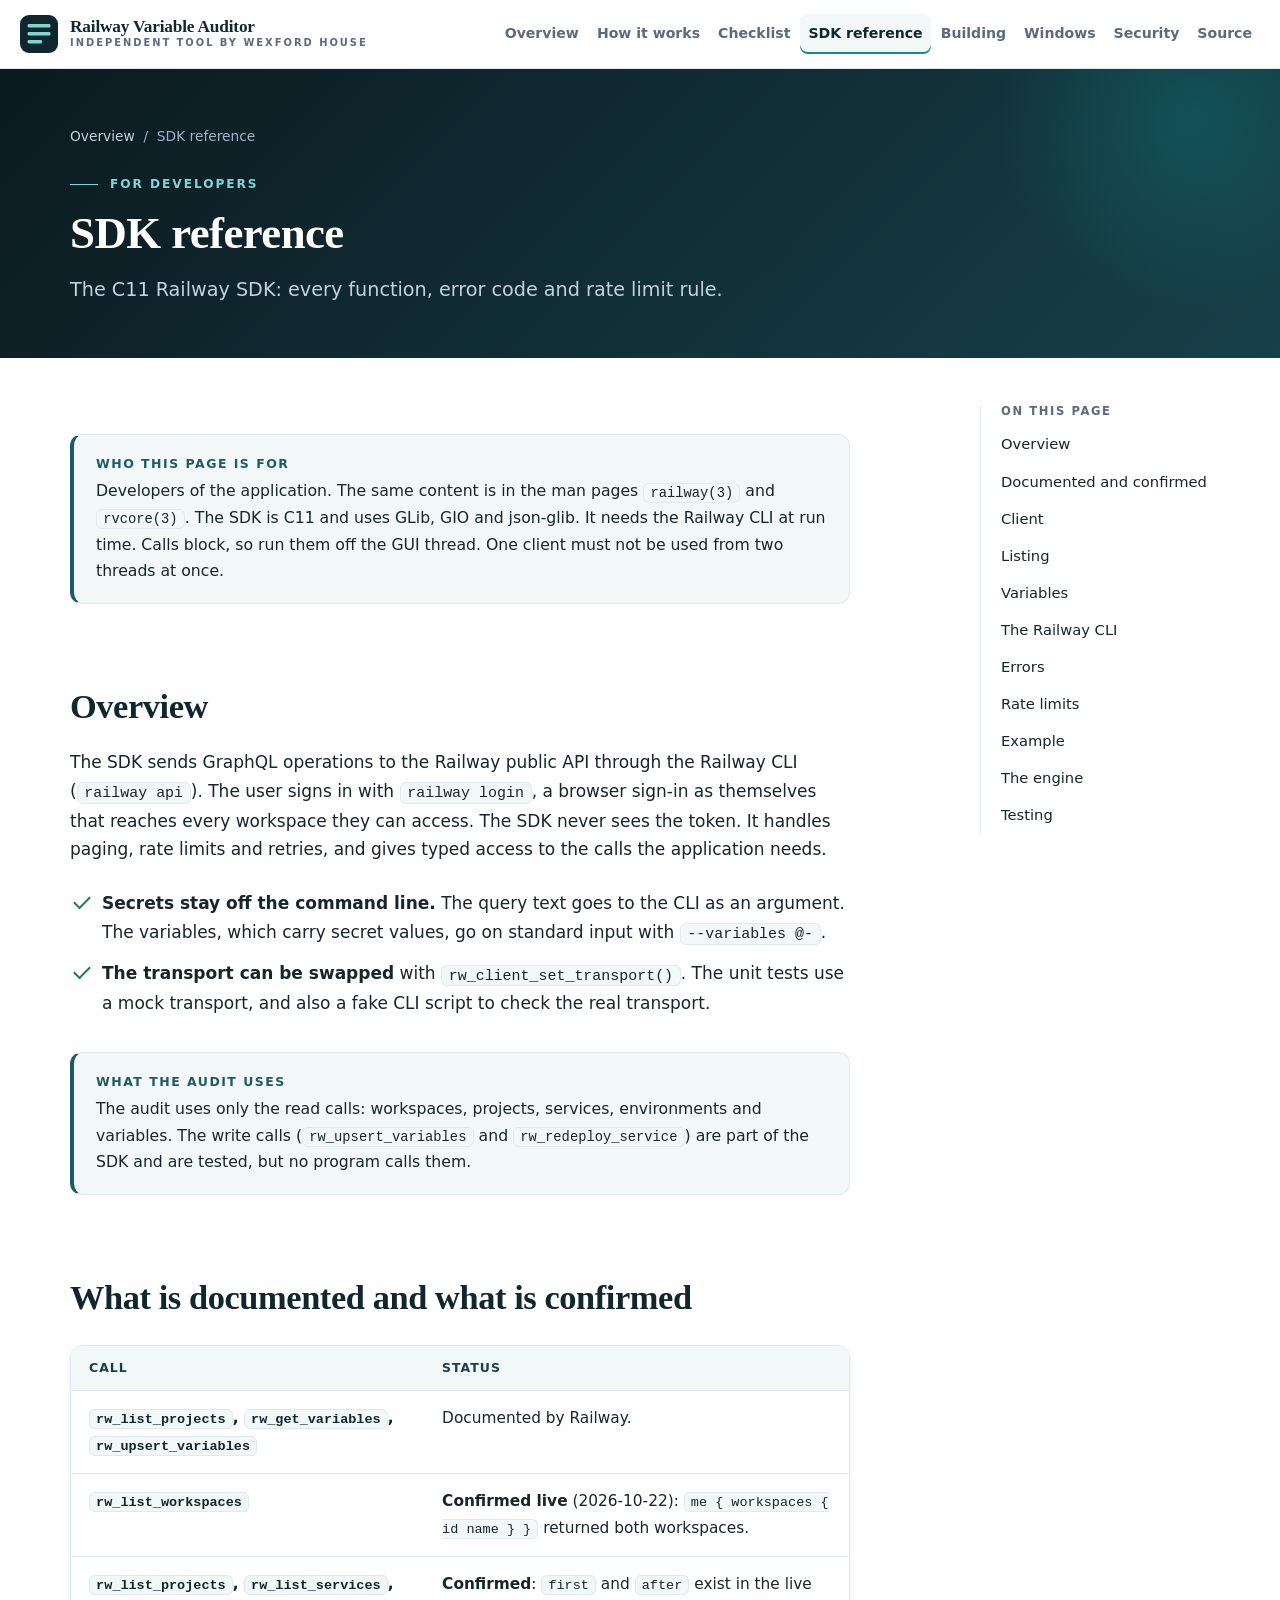
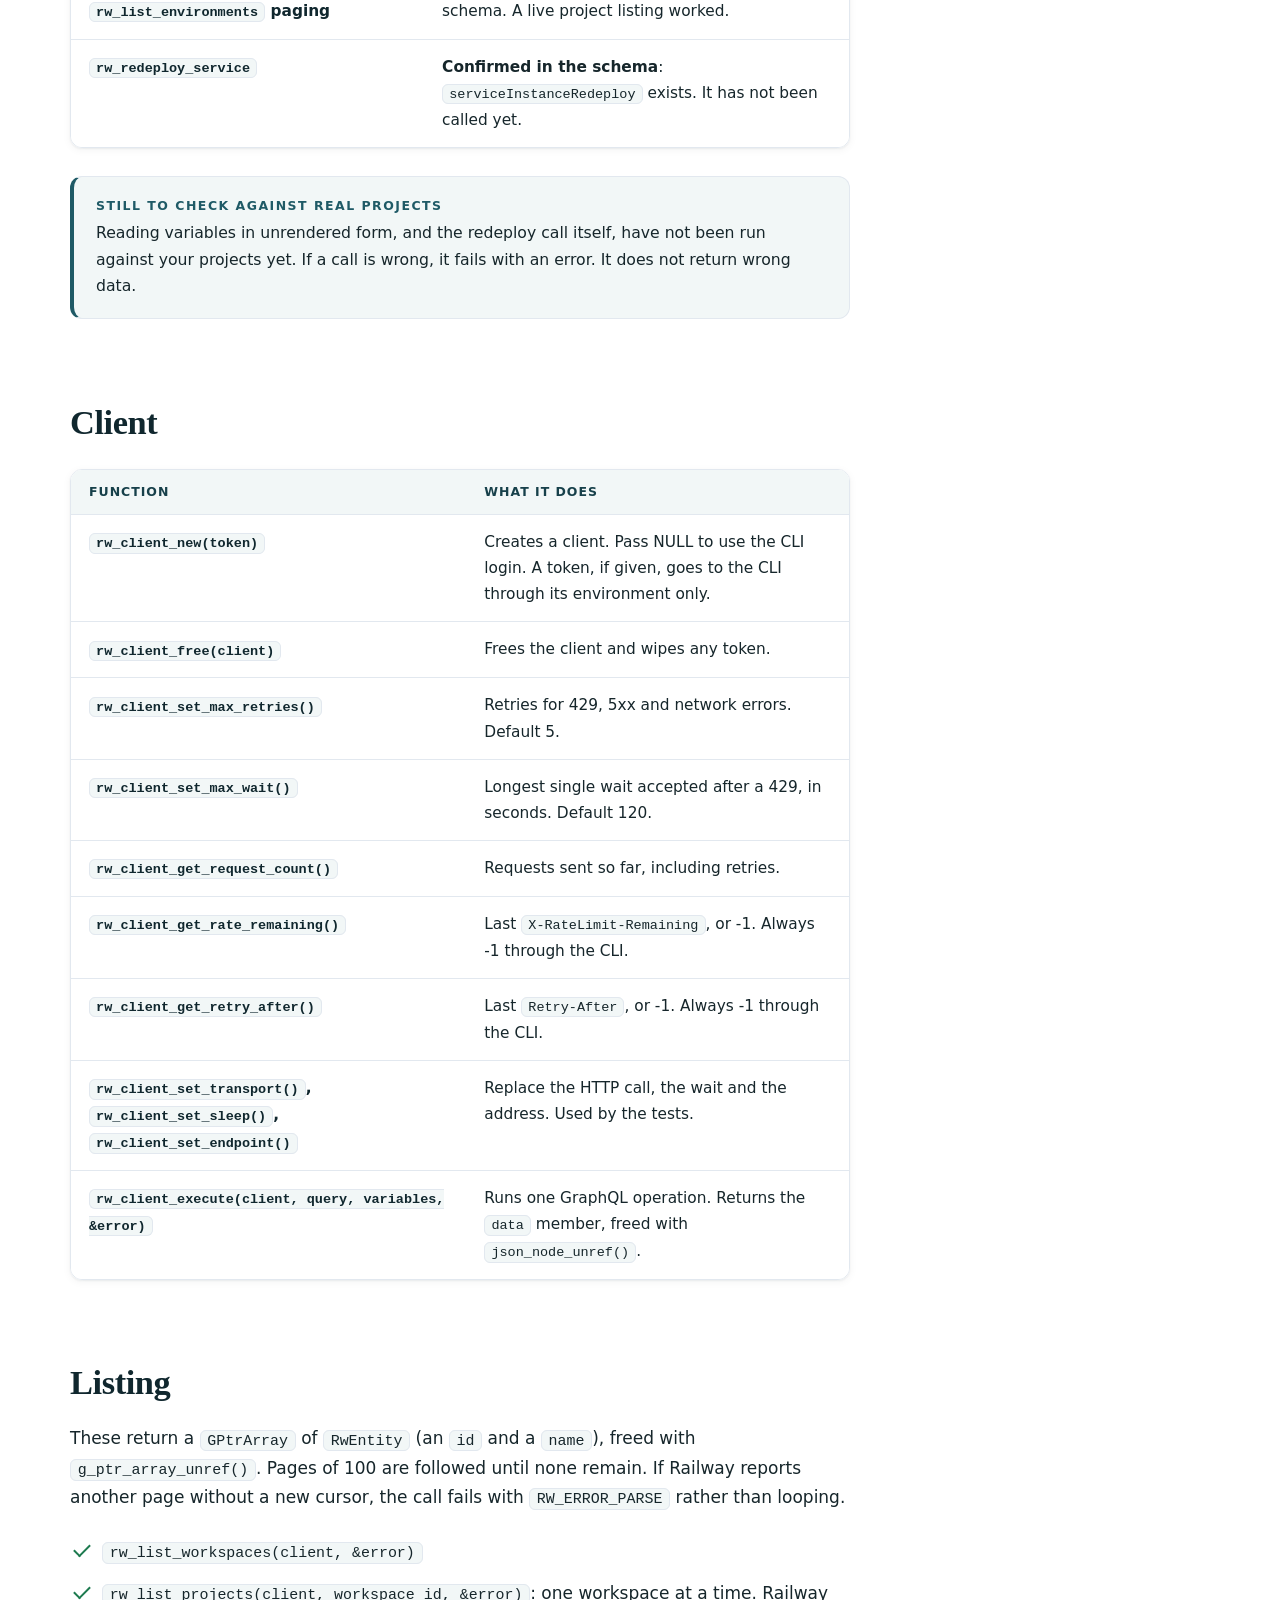
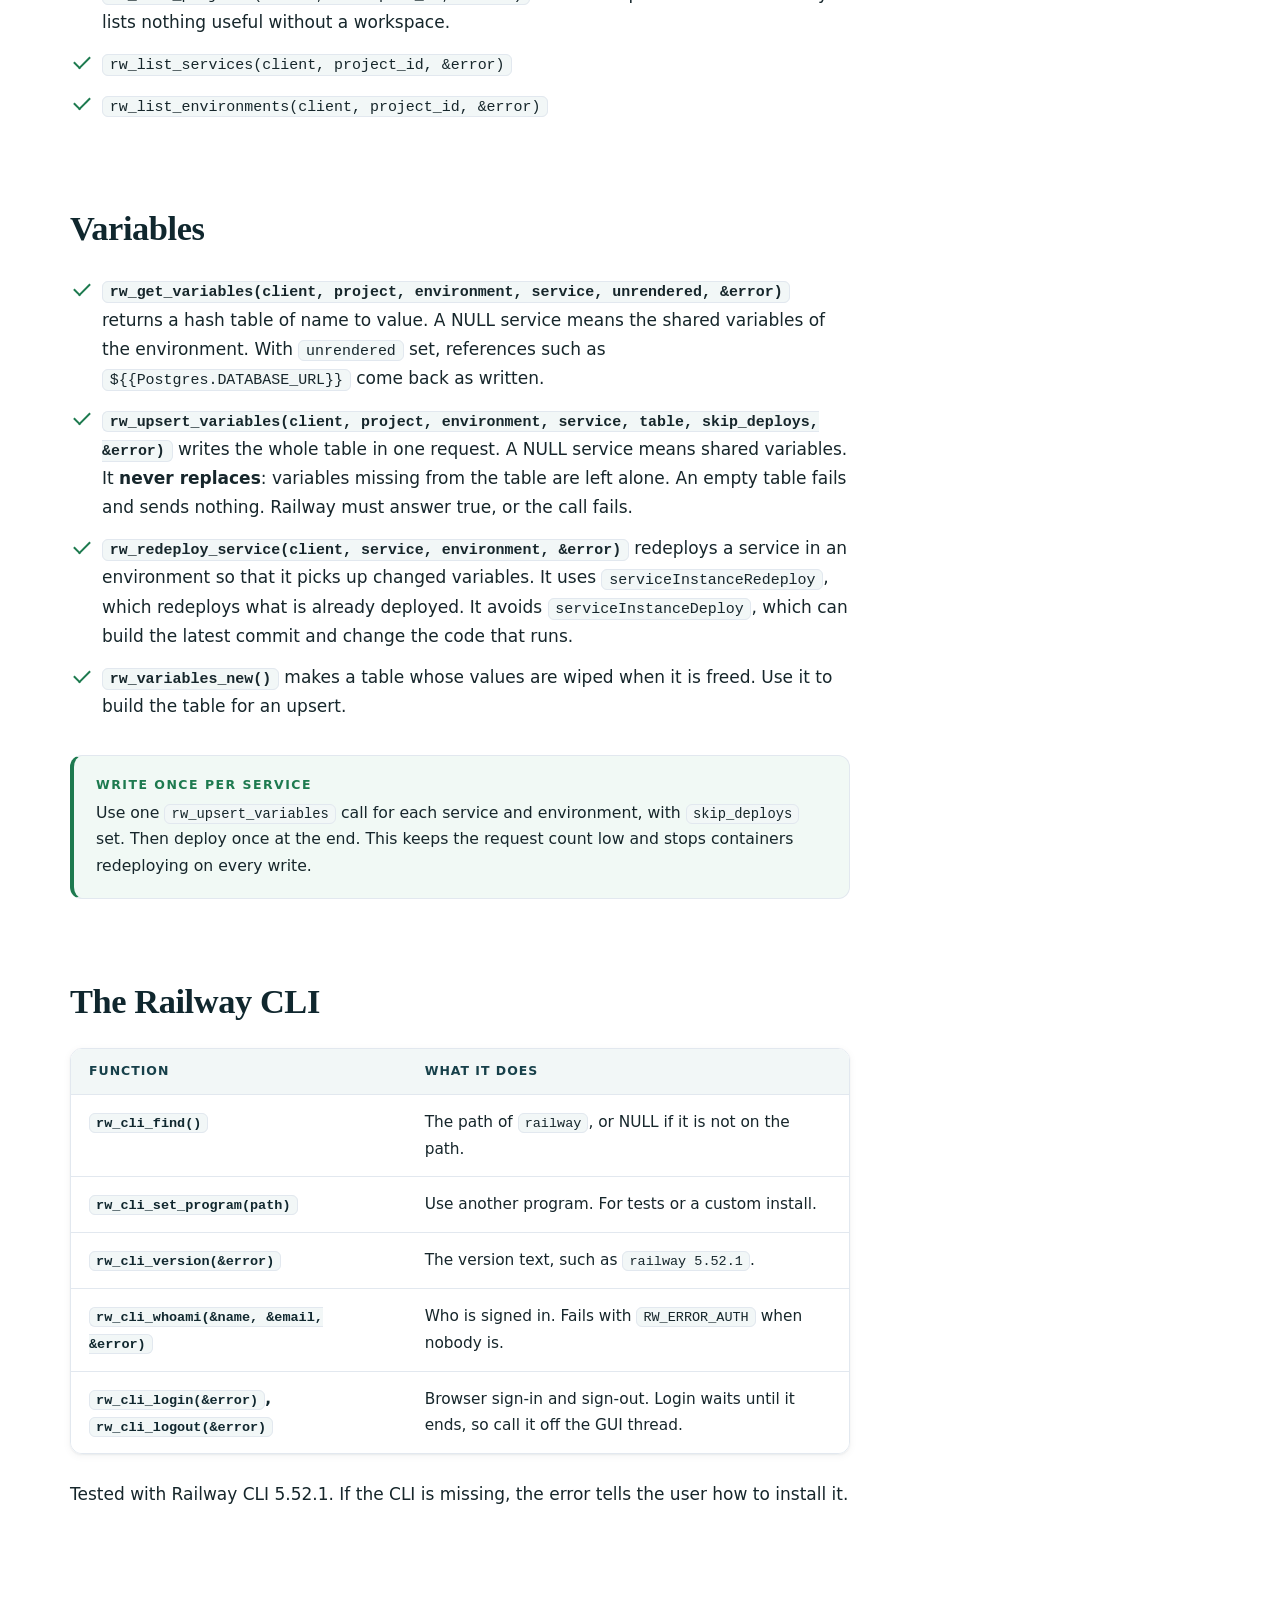
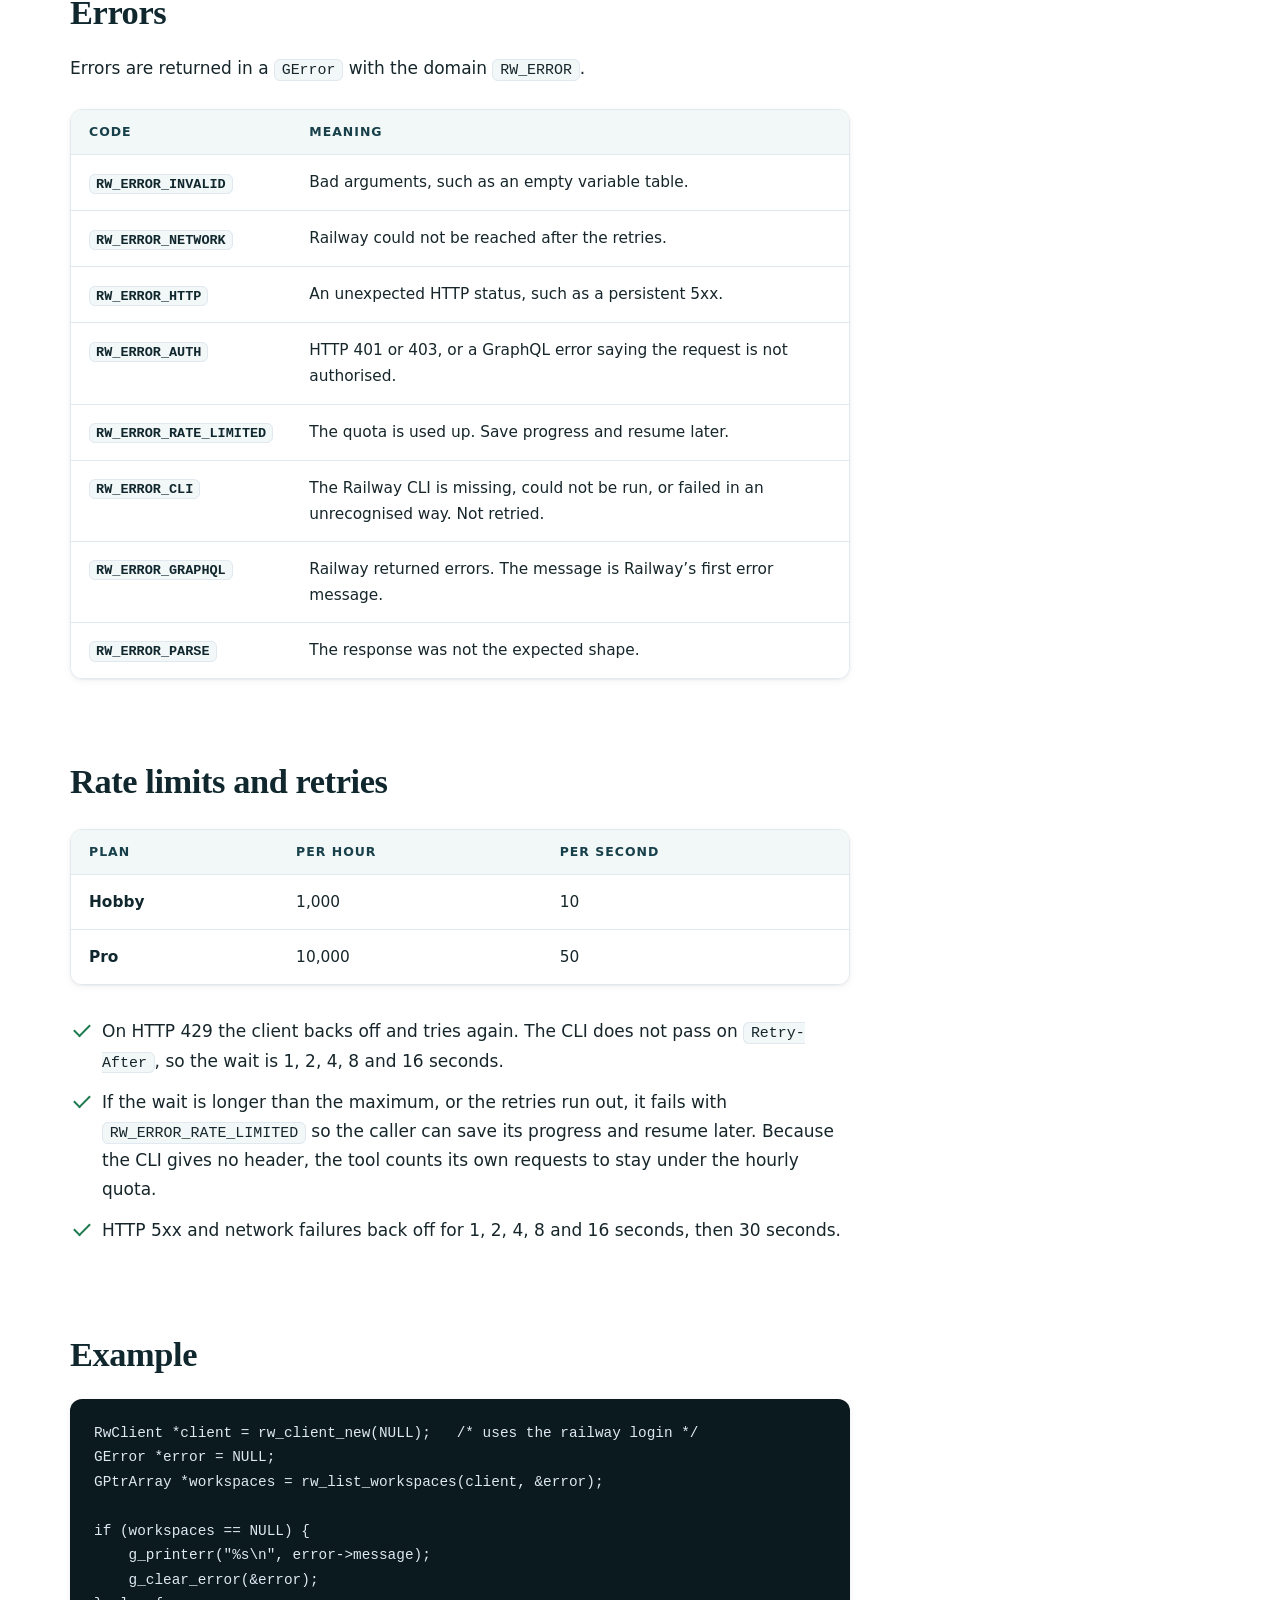
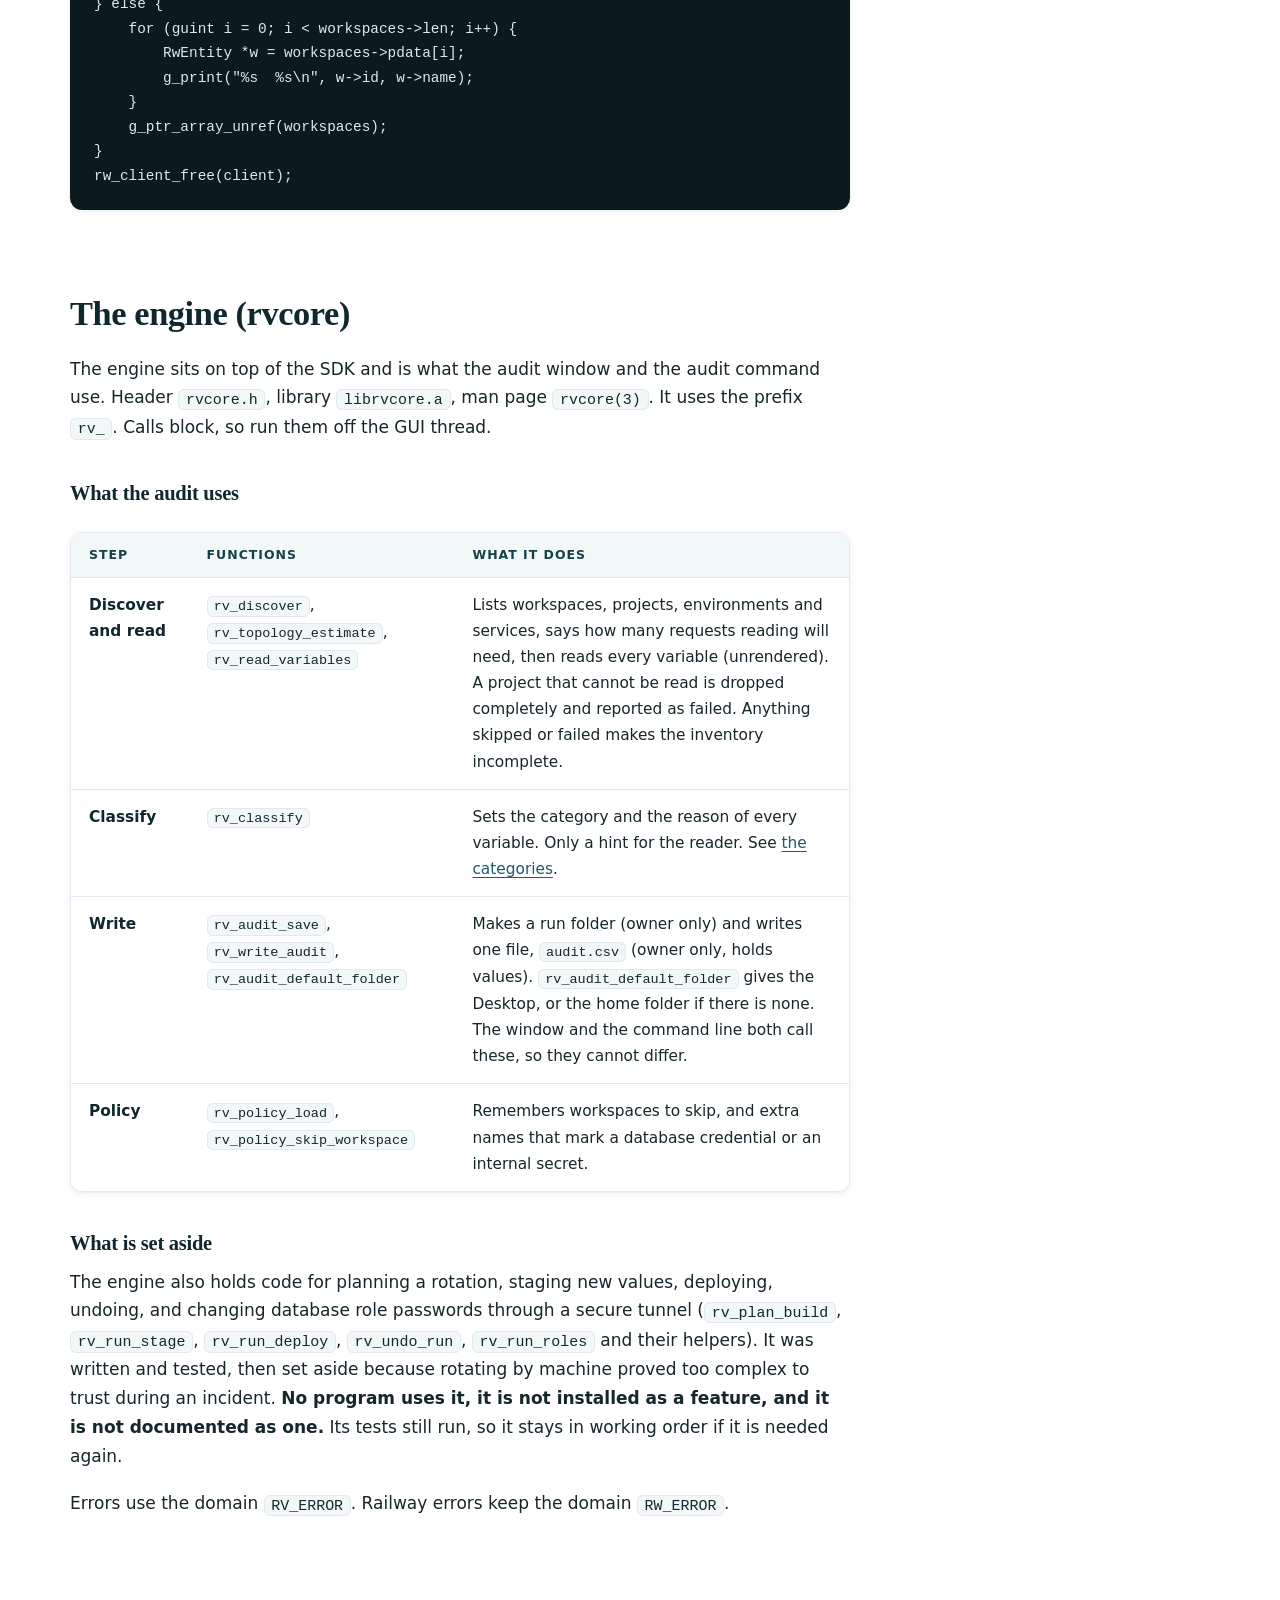
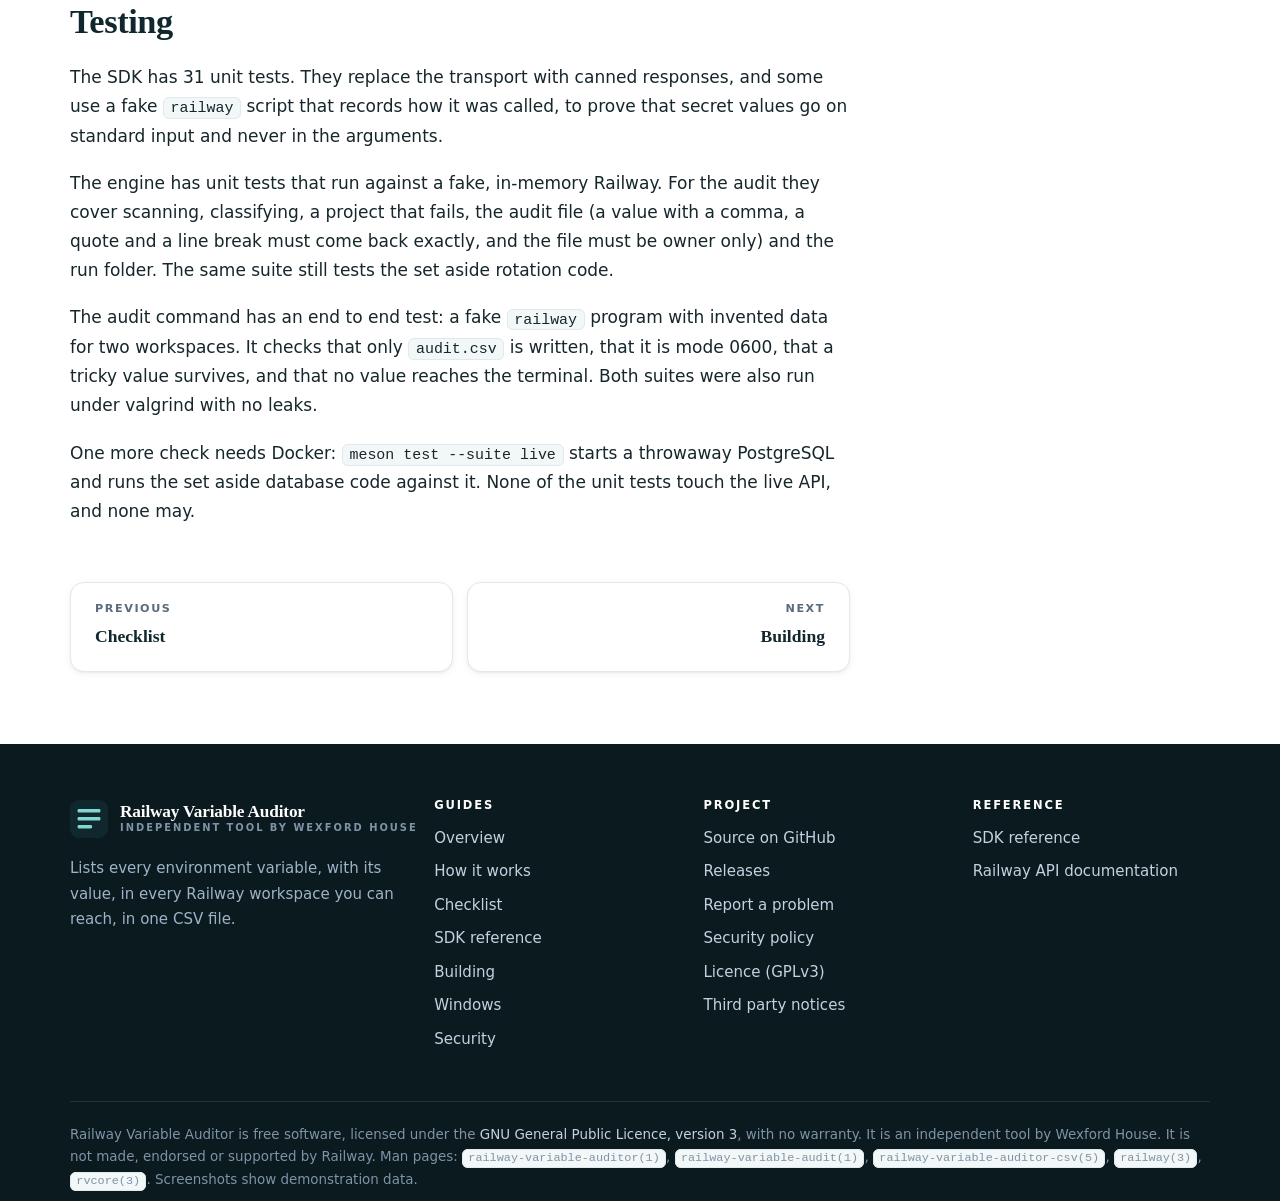
<file: Documentation/Website/sdk.html>
<!--
  Copyright (c) 2026, Ross WD Cameron <ross@wexfordhouse.co.za>
  Copyright (c) 2026, Wexford House <https://wexfordhouse.co.za/>
-->
<!doctype html>
<html lang="en-ZA">
<head>
<meta charset="utf-8">
<meta name="viewport" content="width=device-width, initial-scale=1">
<title>SDK reference | Railway Variable Auditor</title>
<meta name="description" content="Reference for the C11 Railway SDK: client, listing, variables, errors, rate limits and testing.">
<meta name="theme-color" content="#10272e">
<link rel="canonical" href="https://rwdc-wexfordhouse.github.io/railway-variable-auditor/sdk.html">
<meta property="og:type" content="website">
<meta property="og:title" content="SDK reference | Railway Variable Auditor">
<meta property="og:description" content="Reference for the C11 Railway SDK: client, listing, variables, errors, rate limits and testing.">
<meta property="og:url" content="https://rwdc-wexfordhouse.github.io/railway-variable-auditor/sdk.html">
<meta property="og:image" content="https://rwdc-wexfordhouse.github.io/railway-variable-auditor/assets/img/app/03-results.png">
<meta name="twitter:card" content="summary_large_image">
<link rel="icon" href="assets/img/favicon.svg" type="image/svg+xml">
<link rel="stylesheet" href="assets/css/style.css">
</head>
<body>
<a class="skip" href="#main">Skip to content</a>
<header class="site-header">
<div class="wrap">
<a class="brand" href="index.html" aria-label="Railway Variable Auditor - home"><img src="assets/img/favicon.svg" alt="" width="38" height="38"><span><b>Railway Variable Auditor</b><small>Independent tool by Wexford House</small></span></a>
<input type="checkbox" id="nav-toggle" class="nav-toggle" aria-label="Toggle navigation menu">
<label for="nav-toggle" class="nav-button" aria-hidden="true"><span></span><span></span><span></span></label>
<nav class="site-nav" aria-label="Main"><a href="index.html">Overview</a><a href="how-it-works.html">How it works</a><a href="checklist.html">Checklist</a><a href="sdk.html" aria-current="page">SDK reference</a><a href="building.html">Building</a><a href="windows.html">Windows</a><a href="security.html">Security</a><a href="https://github.com/rwdc-wexfordhouse/railway-variable-auditor">Source</a></nav>
</div>
</header>
<main id="main">
<section class="page-head"><div class="wrap">
<div class="crumbs"><a href="index.html">Overview</a> &nbsp;/&nbsp; SDK reference</div>
<span class="eyebrow">For developers</span>
<h1>SDK reference</h1>
<p class="lead">The C11 Railway SDK: every function, error code and rate limit rule.</p>
</div></section>
<div class="wrap doc">
<article>

<div class="callout"><strong class="t">Who this page is for</strong><p>Developers of the application. The same content is in the man pages <code>railway(3)</code> and <code>rvcore(3)</code>. The SDK is C11 and uses GLib, GIO and json-glib. It needs the Railway CLI at run time. Calls block, so run them off the GUI thread. One client must not be used from two threads at once.</p></div>

<h2 id="overview">Overview</h2>
<p>The SDK sends GraphQL operations to the Railway public API through the Railway CLI (<code>railway api</code>). The user signs in with <code>railway login</code>, a browser sign-in as themselves that reaches every workspace they can access. The SDK never sees the token. It handles paging, rate limits and retries, and gives typed access to the calls the application needs.</p>
<ul class="checks">
<li><b>Secrets stay off the command line.</b> The query text goes to the CLI as an argument. The variables, which carry secret values, go on standard input with <code>--variables @-</code>.</li>
<li><b>The transport can be swapped</b> with <code>rw_client_set_transport()</code>. The unit tests use a mock transport, and also a fake CLI script to check the real transport.</li>
</ul>

<div class="callout"><strong class="t">What the audit uses</strong><p>The audit uses only the read calls: workspaces, projects, services, environments and variables. The write calls (<code>rw_upsert_variables</code> and <code>rw_redeploy_service</code>) are part of the SDK and are tested, but no program calls them.</p></div>

<h2 id="assumed">What is documented and what is confirmed</h2>
<div class="table-wrap"><table>
<thead><tr><th>Call</th><th>Status</th></tr></thead>
<tbody>
<tr><td><code>rw_list_projects</code>, <code>rw_get_variables</code>, <code>rw_upsert_variables</code></td><td>Documented by Railway.</td></tr>
<tr><td><code>rw_list_workspaces</code></td><td><b>Confirmed live</b> (2026-10-22): <code>me { workspaces { id name } }</code> returned both workspaces.</td></tr>
<tr><td><code>rw_list_projects</code>, <code>rw_list_services</code>, <code>rw_list_environments</code> paging</td><td><b>Confirmed</b>: <code>first</code> and <code>after</code> exist in the live schema. A live project listing worked.</td></tr>
<tr><td><code>rw_redeploy_service</code></td><td><b>Confirmed in the schema</b>: <code>serviceInstanceRedeploy</code> exists. It has not been called yet.</td></tr>
</tbody></table></div>
<div class="callout"><strong class="t">Still to check against real projects</strong><p>Reading variables in unrendered form, and the redeploy call itself, have not been run against your projects yet. If a call is wrong, it fails with an error. It does not return wrong data.</p></div>

<h2 id="client">Client</h2>
<div class="table-wrap"><table>
<thead><tr><th>Function</th><th>What it does</th></tr></thead>
<tbody>
<tr><td><code>rw_client_new(token)</code></td><td>Creates a client. Pass NULL to use the CLI login. A token, if given, goes to the CLI through its environment only.</td></tr>
<tr><td><code>rw_client_free(client)</code></td><td>Frees the client and wipes any token.</td></tr>
<tr><td><code>rw_client_set_max_retries()</code></td><td>Retries for 429, 5xx and network errors. Default 5.</td></tr>
<tr><td><code>rw_client_set_max_wait()</code></td><td>Longest single wait accepted after a 429, in seconds. Default 120.</td></tr>
<tr><td><code>rw_client_get_request_count()</code></td><td>Requests sent so far, including retries.</td></tr>
<tr><td><code>rw_client_get_rate_remaining()</code></td><td>Last <code>X-RateLimit-Remaining</code>, or -1. Always -1 through the CLI.</td></tr>
<tr><td><code>rw_client_get_retry_after()</code></td><td>Last <code>Retry-After</code>, or -1. Always -1 through the CLI.</td></tr>
<tr><td><code>rw_client_set_transport()</code>, <code>rw_client_set_sleep()</code>, <code>rw_client_set_endpoint()</code></td><td>Replace the HTTP call, the wait and the address. Used by the tests.</td></tr>
<tr><td><code>rw_client_execute(client, query, variables, &amp;error)</code></td><td>Runs one GraphQL operation. Returns the <code>data</code> member, freed with <code>json_node_unref()</code>.</td></tr>
</tbody></table></div>

<h2 id="listing">Listing</h2>
<p>These return a <code>GPtrArray</code> of <code>RwEntity</code> (an <code>id</code> and a <code>name</code>), freed with <code>g_ptr_array_unref()</code>. Pages of 100 are followed until none remain. If Railway reports another page without a new cursor, the call fails with <code>RW_ERROR_PARSE</code> rather than looping.</p>
<ul class="checks">
<li><code>rw_list_workspaces(client, &amp;error)</code></li>
<li><code>rw_list_projects(client, workspace_id, &amp;error)</code>: one workspace at a time. Railway lists nothing useful without a workspace.</li>
<li><code>rw_list_services(client, project_id, &amp;error)</code></li>
<li><code>rw_list_environments(client, project_id, &amp;error)</code></li>
</ul>

<h2 id="variables">Variables</h2>
<ul class="checks">
<li><b><code>rw_get_variables(client, project, environment, service, unrendered, &amp;error)</code></b> returns a hash table of name to value. A NULL service means the shared variables of the environment. With <code>unrendered</code> set, references such as <code>${{Postgres.DATABASE_URL}}</code> come back as written.</li>
<li><b><code>rw_upsert_variables(client, project, environment, service, table, skip_deploys, &amp;error)</code></b> writes the whole table in one request. A NULL service means shared variables. It <b>never replaces</b>: variables missing from the table are left alone. An empty table fails and sends nothing. Railway must answer true, or the call fails.</li>
<li><b><code>rw_redeploy_service(client, service, environment, &amp;error)</code></b> redeploys a service in an environment so that it picks up changed variables. It uses <code>serviceInstanceRedeploy</code>, which redeploys what is already deployed. It avoids <code>serviceInstanceDeploy</code>, which can build the latest commit and change the code that runs.</li>
<li><b><code>rw_variables_new()</code></b> makes a table whose values are wiped when it is freed. Use it to build the table for an upsert.</li>
</ul>
<div class="callout tip"><strong class="t">Write once per service</strong><p>Use one <code>rw_upsert_variables</code> call for each service and environment, with <code>skip_deploys</code> set. Then deploy once at the end. This keeps the request count low and stops containers redeploying on every write.</p></div>

<h2 id="cli">The Railway CLI</h2>
<div class="table-wrap"><table>
<thead><tr><th>Function</th><th>What it does</th></tr></thead>
<tbody>
<tr><td><code>rw_cli_find()</code></td><td>The path of <code>railway</code>, or NULL if it is not on the path.</td></tr>
<tr><td><code>rw_cli_set_program(path)</code></td><td>Use another program. For tests or a custom install.</td></tr>
<tr><td><code>rw_cli_version(&amp;error)</code></td><td>The version text, such as <code>railway 5.52.1</code>.</td></tr>
<tr><td><code>rw_cli_whoami(&amp;name, &amp;email, &amp;error)</code></td><td>Who is signed in. Fails with <code>RW_ERROR_AUTH</code> when nobody is.</td></tr>
<tr><td><code>rw_cli_login(&amp;error)</code>, <code>rw_cli_logout(&amp;error)</code></td><td>Browser sign-in and sign-out. Login waits until it ends, so call it off the GUI thread.</td></tr>
</tbody></table></div>
<p>Tested with Railway CLI 5.52.1. If the CLI is missing, the error tells the user how to install it.</p>

<h2 id="errors">Errors</h2>
<p>Errors are returned in a <code>GError</code> with the domain <code>RW_ERROR</code>.</p>
<div class="table-wrap"><table>
<thead><tr><th>Code</th><th>Meaning</th></tr></thead>
<tbody>
<tr><td><code>RW_ERROR_INVALID</code></td><td>Bad arguments, such as an empty variable table.</td></tr>
<tr><td><code>RW_ERROR_NETWORK</code></td><td>Railway could not be reached after the retries.</td></tr>
<tr><td><code>RW_ERROR_HTTP</code></td><td>An unexpected HTTP status, such as a persistent 5xx.</td></tr>
<tr><td><code>RW_ERROR_AUTH</code></td><td>HTTP 401 or 403, or a GraphQL error saying the request is not authorised.</td></tr>
<tr><td><code>RW_ERROR_RATE_LIMITED</code></td><td>The quota is used up. Save progress and resume later.</td></tr>
<tr><td><code>RW_ERROR_CLI</code></td><td>The Railway CLI is missing, could not be run, or failed in an unrecognised way. Not retried.</td></tr>
<tr><td><code>RW_ERROR_GRAPHQL</code></td><td>Railway returned errors. The message is Railway&rsquo;s first error message.</td></tr>
<tr><td><code>RW_ERROR_PARSE</code></td><td>The response was not the expected shape.</td></tr>
</tbody></table></div>

<h2 id="limits">Rate limits and retries</h2>
<div class="table-wrap"><table>
<thead><tr><th>Plan</th><th>Per hour</th><th>Per second</th></tr></thead>
<tbody>
<tr><td>Hobby</td><td>1,000</td><td>10</td></tr>
<tr><td>Pro</td><td>10,000</td><td>50</td></tr>
</tbody></table></div>
<ul class="checks">
<li>On HTTP 429 the client backs off and tries again. The CLI does not pass on <code>Retry-After</code>, so the wait is 1, 2, 4, 8 and 16 seconds.</li>
<li>If the wait is longer than the maximum, or the retries run out, it fails with <code>RW_ERROR_RATE_LIMITED</code> so the caller can save its progress and resume later. Because the CLI gives no header, the tool counts its own requests to stay under the hourly quota.</li>
<li>HTTP 5xx and network failures back off for 1, 2, 4, 8 and 16 seconds, then 30 seconds.</li>
</ul>

<h2 id="example">Example</h2>
<pre><code>RwClient *client = rw_client_new(NULL);   /* uses the railway login */
GError *error = NULL;
GPtrArray *workspaces = rw_list_workspaces(client, &amp;error);

if (workspaces == NULL) {
    g_printerr("%s\n", error-&gt;message);
    g_clear_error(&amp;error);
} else {
    for (guint i = 0; i &lt; workspaces-&gt;len; i++) {
        RwEntity *w = workspaces-&gt;pdata[i];
        g_print("%s  %s\n", w-&gt;id, w-&gt;name);
    }
    g_ptr_array_unref(workspaces);
}
rw_client_free(client);</code></pre>

<h2 id="engine">The engine (rvcore)</h2>
<p>The engine sits on top of the SDK and is what the audit window and the audit command use. Header <code>rvcore.h</code>, library <code>librvcore.a</code>, man page <code>rvcore(3)</code>. It uses the prefix <code>rv_</code>. Calls block, so run them off the GUI thread.</p>
<h3>What the audit uses</h3>
<div class="table-wrap"><table>
<thead><tr><th>Step</th><th>Functions</th><th>What it does</th></tr></thead>
<tbody>
<tr><td>Discover and read</td><td><code>rv_discover</code>, <code>rv_topology_estimate</code>, <code>rv_read_variables</code></td><td>Lists workspaces, projects, environments and services, says how many requests reading will need, then reads every variable (unrendered). A project that cannot be read is dropped completely and reported as failed. Anything skipped or failed makes the inventory incomplete.</td></tr>
<tr><td>Classify</td><td><code>rv_classify</code></td><td>Sets the category and the reason of every variable. Only a hint for the reader. See <a href="how-it-works.html#categories">the categories</a>.</td></tr>
<tr><td>Write</td><td><code>rv_audit_save</code>, <code>rv_write_audit</code>, <code>rv_audit_default_folder</code></td><td>Makes a run folder (owner only) and writes one file, <code>audit.csv</code> (owner only, holds values). <code>rv_audit_default_folder</code> gives the Desktop, or the home folder if there is none. The window and the command line both call these, so they cannot differ.</td></tr>
<tr><td>Policy</td><td><code>rv_policy_load</code>, <code>rv_policy_skip_workspace</code></td><td>Remembers workspaces to skip, and extra names that mark a database credential or an internal secret.</td></tr>
</tbody></table></div>
<h3>What is set aside</h3>
<p>The engine also holds code for planning a rotation, staging new values, deploying, undoing, and changing database role passwords through a secure tunnel (<code>rv_plan_build</code>, <code>rv_run_stage</code>, <code>rv_run_deploy</code>, <code>rv_undo_run</code>, <code>rv_run_roles</code> and their helpers). It was written and tested, then set aside because rotating by machine proved too complex to trust during an incident. <b>No program uses it, it is not installed as a feature, and it is not documented as one.</b> Its tests still run, so it stays in working order if it is needed again.</p>
<p>Errors use the domain <code>RV_ERROR</code>. Railway errors keep the domain <code>RW_ERROR</code>.</p>

<h2 id="testing">Testing</h2>
<p>The SDK has 31 unit tests. They replace the transport with canned responses, and some use a fake <code>railway</code> script that records how it was called, to prove that secret values go on standard input and never in the arguments.</p>
<p>The engine has unit tests that run against a fake, in-memory Railway. For the audit they cover scanning, classifying, a project that fails, the audit file (a value with a comma, a quote and a line break must come back exactly, and the file must be owner only) and the run folder. The same suite still tests the set aside rotation code.</p>
<p>The audit command has an end to end test: a fake <code>railway</code> program with invented data for two workspaces. It checks that only <code>audit.csv</code> is written, that it is mode 0600, that a tricky value survives, and that no value reaches the terminal. Both suites were also run under valgrind with no leaks.</p>
<p>One more check needs Docker: <code>meson test --suite live</code> starts a throwaway PostgreSQL and runs the set aside database code against it. None of the unit tests touch the live API, and none may.</p>

<nav class="pager" aria-label="Page navigation"><a class="prev" href="checklist.html"><small>Previous</small><b>Checklist</b></a><a class="next" href="building.html"><small>Next</small><b>Building</b></a></nav>
</article>
<aside class="toc" aria-label="On this page"><h4>On this page</h4><ul><li><a href="#overview">Overview</a></li><li><a href="#assumed">Documented and confirmed</a></li><li><a href="#client">Client</a></li><li><a href="#listing">Listing</a></li><li><a href="#variables">Variables</a></li><li><a href="#cli">The Railway CLI</a></li><li><a href="#errors">Errors</a></li><li><a href="#limits">Rate limits</a></li><li><a href="#example">Example</a></li><li><a href="#engine">The engine</a></li><li><a href="#testing">Testing</a></li></ul></aside>
</div>
</main>
<footer class="site-footer">
<div class="wrap">
<div class="cols">
<div><a class="brand" href="index.html" aria-label="Railway Variable Auditor - home"><img src="assets/img/favicon.svg" alt="" width="38" height="38"><span><b>Railway Variable Auditor</b><small>Independent tool by Wexford House</small></span></a>
<p style="margin-top:18px;max-width:34ch">Lists every environment variable, with its value, in every Railway workspace you can reach, in one CSV file.</p></div>
<div><h4>Guides</h4><ul><li><a href="index.html">Overview</a></li><li><a href="how-it-works.html">How it works</a></li><li><a href="checklist.html">Checklist</a></li><li><a href="sdk.html">SDK reference</a></li><li><a href="building.html">Building</a></li><li><a href="windows.html">Windows</a></li><li><a href="security.html">Security</a></li></ul></div>
<div><h4>Project</h4><ul><li><a href="https://github.com/rwdc-wexfordhouse/railway-variable-auditor">Source on GitHub</a></li><li><a href="https://github.com/rwdc-wexfordhouse/railway-variable-auditor/releases">Releases</a></li><li><a href="https://github.com/rwdc-wexfordhouse/railway-variable-auditor/issues">Report a problem</a></li><li><a href="https://github.com/rwdc-wexfordhouse/railway-variable-auditor/blob/main/SECURITY.md">Security policy</a></li><li><a href="https://github.com/rwdc-wexfordhouse/railway-variable-auditor/blob/main/LICENSE">Licence (GPLv3)</a></li><li><a href="https://github.com/rwdc-wexfordhouse/railway-variable-auditor/blob/main/THIRD-PARTY-NOTICES.md">Third party notices</a></li></ul></div>
<div><h4>Reference</h4><ul><li><a href="sdk.html">SDK reference</a></li><li><a href="https://docs.railway.com/integrations/api">Railway API documentation</a></li></ul></div>
</div>
<p class="legal">Railway Variable Auditor is free software, licensed under the <a href="https://github.com/rwdc-wexfordhouse/railway-variable-auditor/blob/main/LICENSE">GNU General Public Licence, version 3</a>, with no warranty. It is an independent tool by Wexford House. It is not made, endorsed or supported by Railway. Man pages: <code>railway-variable-auditor(1)</code>, <code>railway-variable-audit(1)</code>, <code>railway-variable-auditor-csv(5)</code>, <code>railway(3)</code>, <code>rvcore(3)</code>. Screenshots show demonstration data.</p>
</div>
</footer>
</body>
</html>
</file>
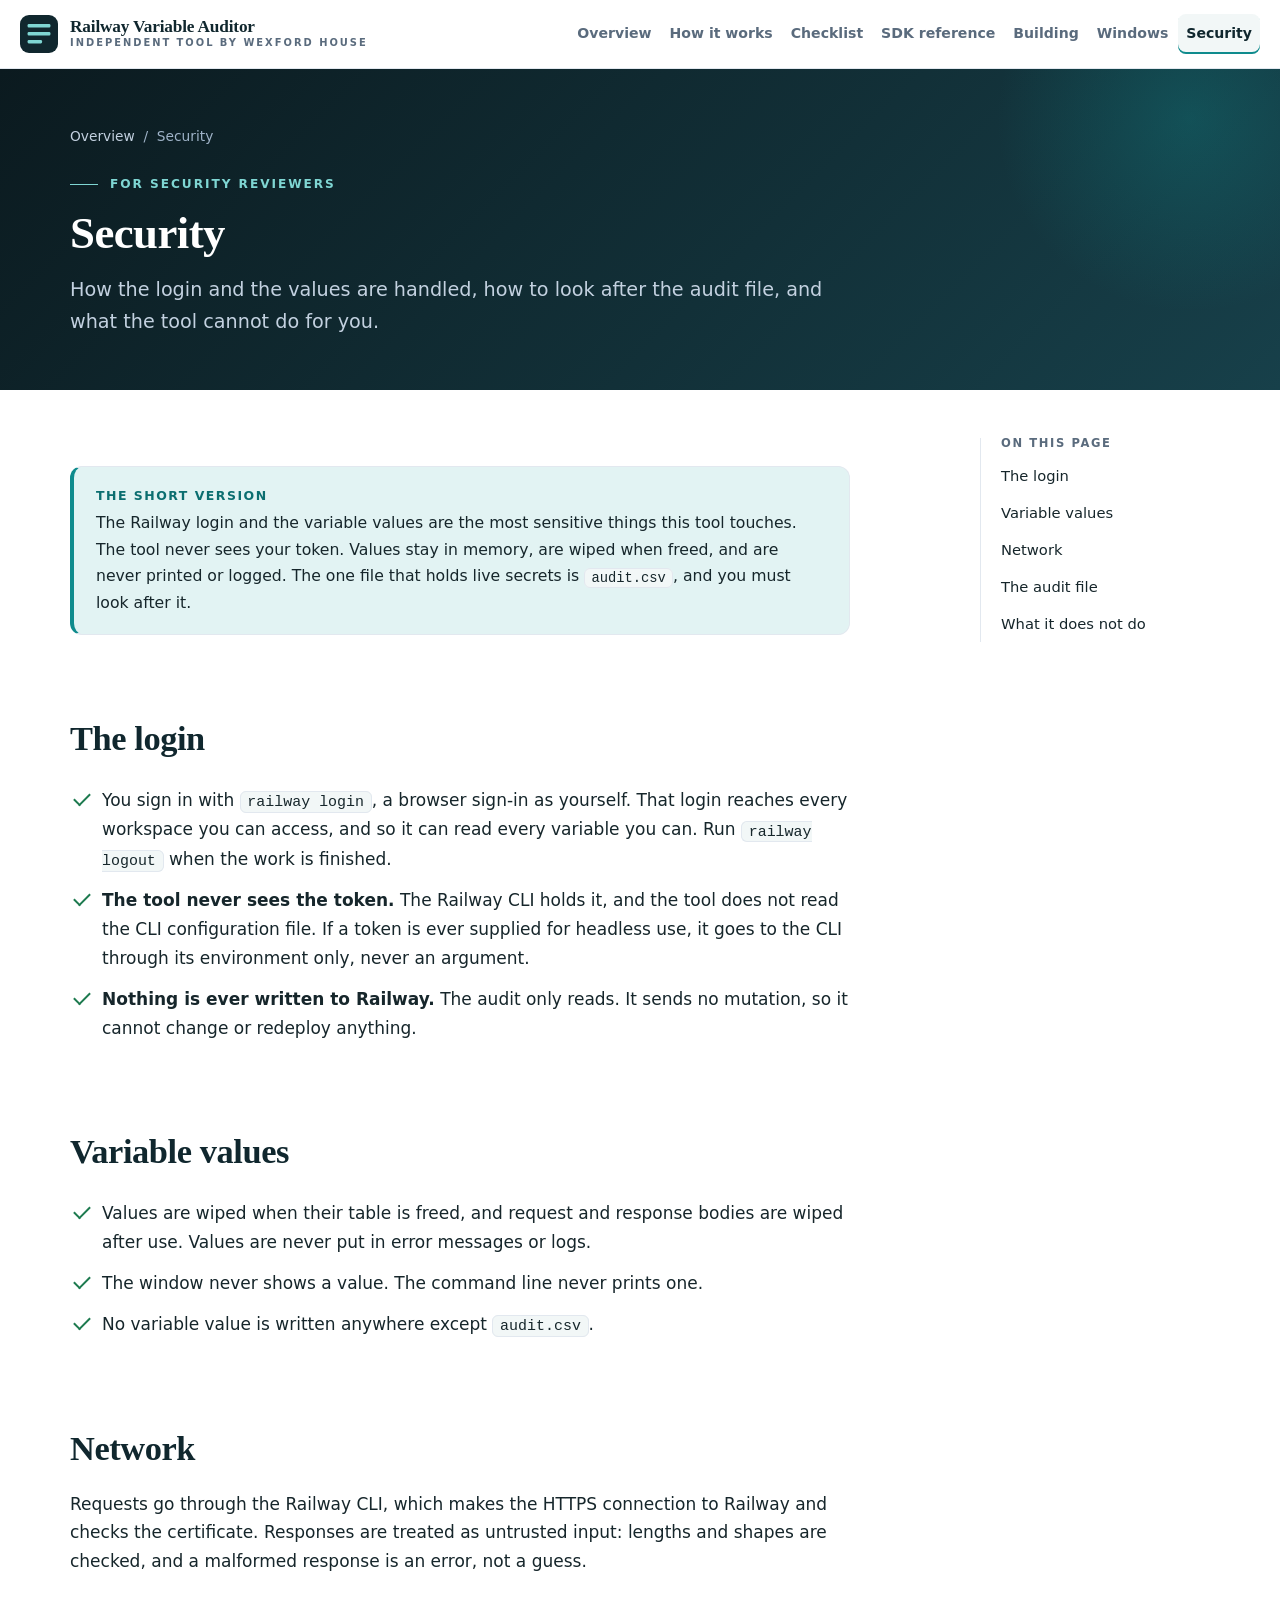
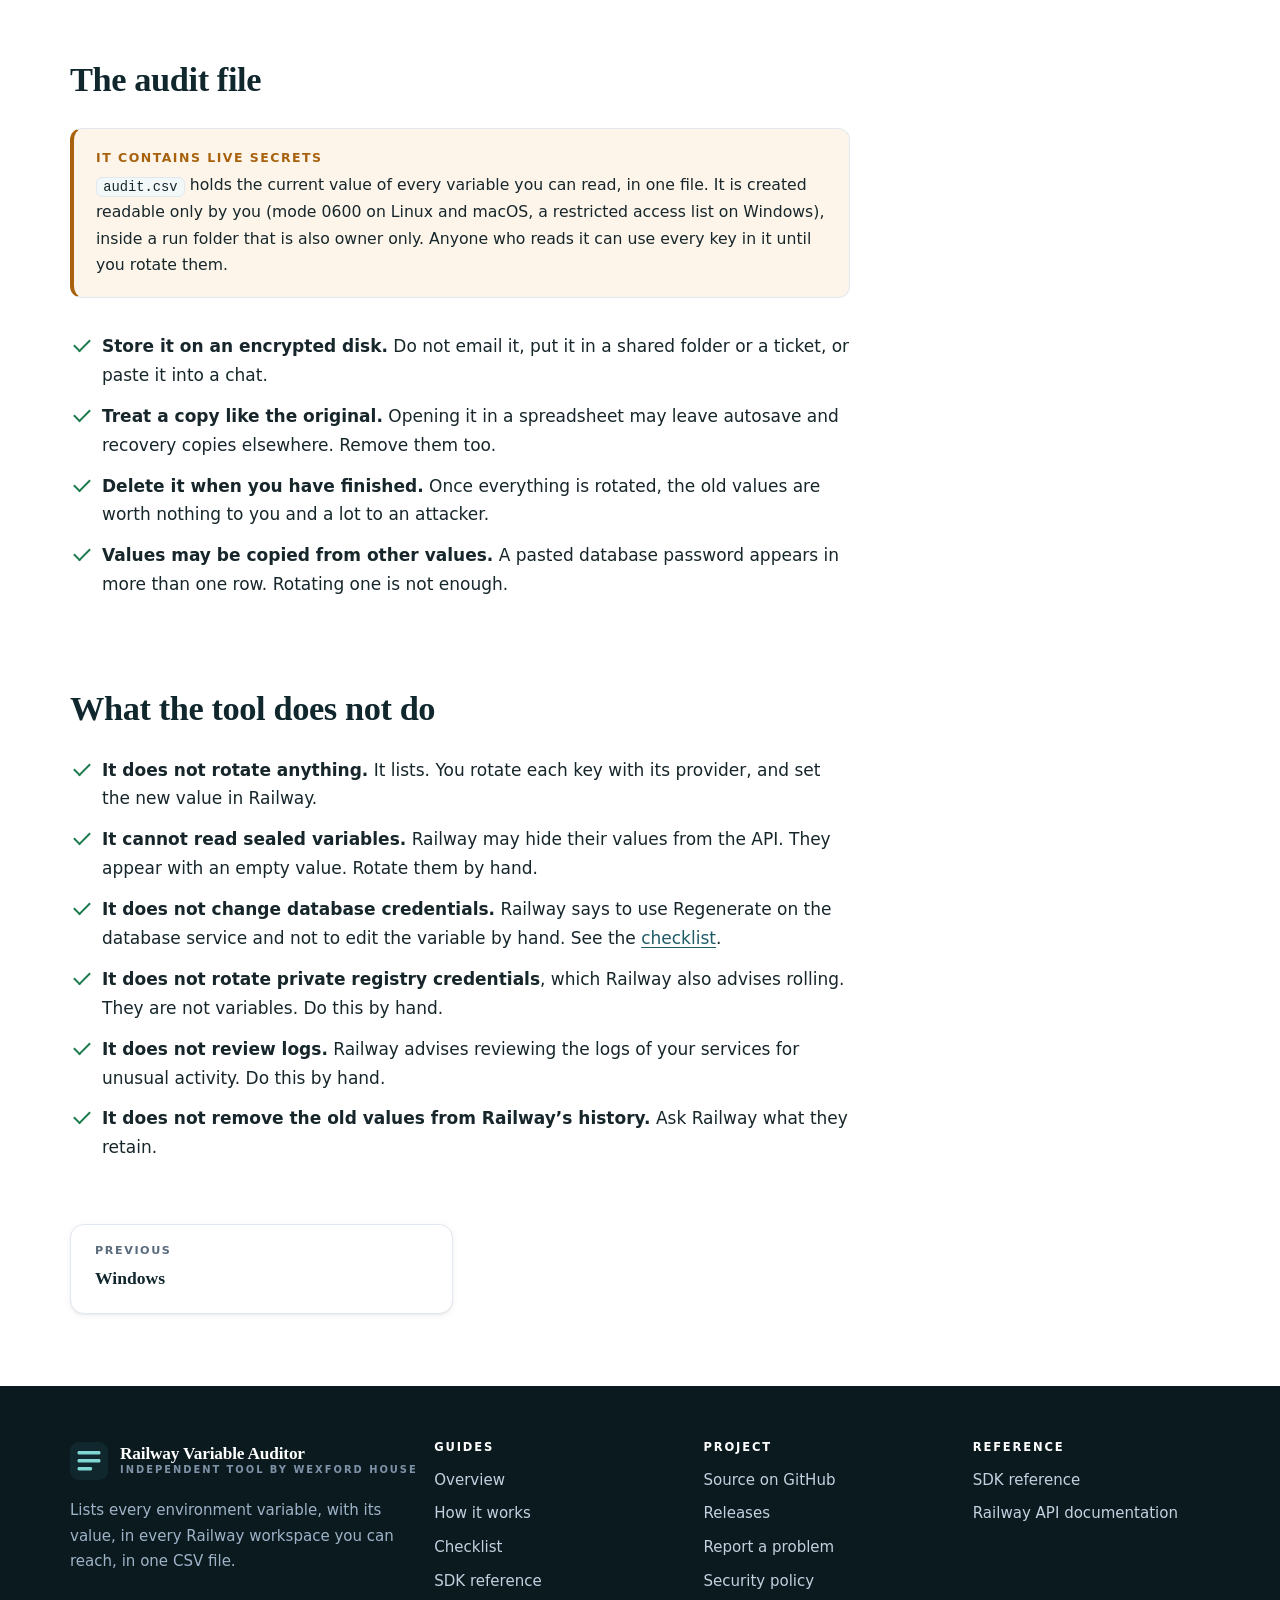
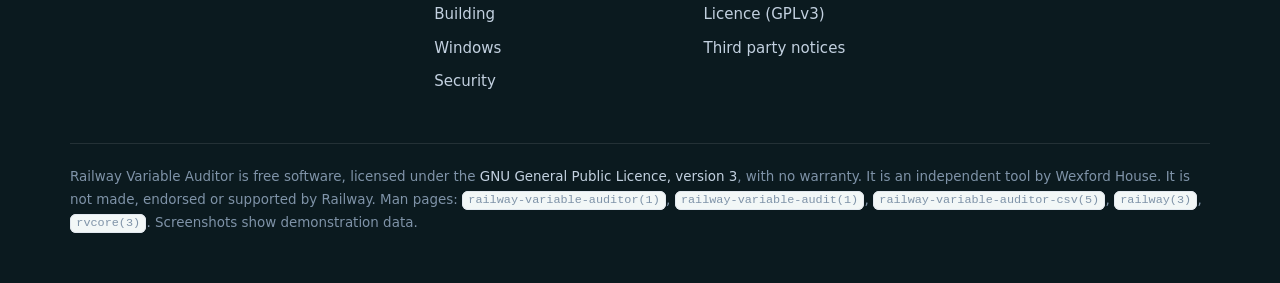
<file: Documentation/Website/security.html>
<!--
  Copyright (c) 2026, Ross WD Cameron <ross@wexfordhouse.co.za>
  Copyright (c) 2026, Wexford House <https://wexfordhouse.co.za/>
-->
<!doctype html>
<html lang="en-ZA">
<head>
<meta charset="utf-8">
<meta name="viewport" content="width=device-width, initial-scale=1">
<title>Security | Railway Variable Auditor</title>
<meta name="description" content="How Railway Variable Auditor handles the Railway login and variable values, how to look after the audit file, and what it cannot do.">
<meta name="theme-color" content="#10272e">
<link rel="canonical" href="https://rwdc-wexfordhouse.github.io/railway-variable-auditor/security.html">
<meta property="og:type" content="website">
<meta property="og:title" content="Security | Railway Variable Auditor">
<meta property="og:description" content="How Railway Variable Auditor handles the Railway login and variable values, how to look after the audit file, and what it cannot do.">
<meta property="og:url" content="https://rwdc-wexfordhouse.github.io/railway-variable-auditor/security.html">
<meta property="og:image" content="https://rwdc-wexfordhouse.github.io/railway-variable-auditor/assets/img/app/03-results.png">
<meta name="twitter:card" content="summary_large_image">
<link rel="icon" href="assets/img/favicon.svg" type="image/svg+xml">
<link rel="stylesheet" href="assets/css/style.css">
</head>
<body>
<a class="skip" href="#main">Skip to content</a>
<header class="site-header">
<div class="wrap">
<a class="brand" href="index.html" aria-label="Railway Variable Auditor - home"><img src="assets/img/favicon.svg" alt="" width="38" height="38"><span><b>Railway Variable Auditor</b><small>Independent tool by Wexford House</small></span></a>
<input type="checkbox" id="nav-toggle" class="nav-toggle" aria-label="Toggle navigation menu">
<label for="nav-toggle" class="nav-button" aria-hidden="true"><span></span><span></span><span></span></label>
<nav class="site-nav" aria-label="Main"><a href="index.html">Overview</a><a href="how-it-works.html">How it works</a><a href="checklist.html">Checklist</a><a href="sdk.html">SDK reference</a><a href="building.html">Building</a><a href="windows.html">Windows</a><a href="security.html" aria-current="page">Security</a></nav>
</div>
</header>
<main id="main">
<section class="page-head"><div class="wrap">
<div class="crumbs"><a href="index.html">Overview</a> &nbsp;/&nbsp; Security</div>
<span class="eyebrow">For security reviewers</span>
<h1>Security</h1>
<p class="lead">How the login and the values are handled, how to look after the audit file, and what the tool cannot do for you.</p>
</div></section>
<div class="wrap doc">
<article>

<div class="callout gold"><strong class="t">The short version</strong><p>The Railway login and the variable values are the most sensitive things this tool touches. The tool never sees your token. Values stay in memory, are wiped when freed, and are never printed or logged. The one file that holds live secrets is <code>audit.csv</code>, and you must look after it.</p></div>

<h2 id="token">The login</h2>
<ul class="checks">
<li>You sign in with <code>railway login</code>, a browser sign-in as yourself. That login reaches every workspace you can access, and so it can read every variable you can. Run <code>railway logout</code> when the work is finished.</li>
<li><b>The tool never sees the token.</b> The Railway CLI holds it, and the tool does not read the CLI configuration file. If a token is ever supplied for headless use, it goes to the CLI through its environment only, never an argument.</li>
<li><b>Nothing is ever written to Railway.</b> The audit only reads. It sends no mutation, so it cannot change or redeploy anything.</li>
</ul>

<h2 id="values">Variable values</h2>
<ul class="checks">
<li>Values are wiped when their table is freed, and request and response bodies are wiped after use. Values are never put in error messages or logs.</li>
<li>The window never shows a value. The command line never prints one.</li>
<li>No variable value is written anywhere except <code>audit.csv</code>.</li>
</ul>

<h2 id="network">Network</h2>
<p>Requests go through the Railway CLI, which makes the HTTPS connection to Railway and checks the certificate. Responses are treated as untrusted input: lengths and shapes are checked, and a malformed response is an error, not a guess.</p>

<h2 id="csv">The audit file</h2>
<div class="callout warn"><strong class="t">It contains live secrets</strong><p><code>audit.csv</code> holds the current value of every variable you can read, in one file. It is created readable only by you (mode 0600 on Linux and macOS, a restricted access list on Windows), inside a run folder that is also owner only. Anyone who reads it can use every key in it until you rotate them.</p></div>
<ul class="checks">
<li><b>Store it on an encrypted disk.</b> Do not email it, put it in a shared folder or a ticket, or paste it into a chat.</li>
<li><b>Treat a copy like the original.</b> Opening it in a spreadsheet may leave autosave and recovery copies elsewhere. Remove them too.</li>
<li><b>Delete it when you have finished.</b> Once everything is rotated, the old values are worth nothing to you and a lot to an attacker.</li>
<li><b>Values may be copied from other values.</b> A pasted database password appears in more than one row. Rotating one is not enough.</li>
</ul>

<h2 id="limits">What the tool does not do</h2>
<ul class="checks">
<li><b>It does not rotate anything.</b> It lists. You rotate each key with its provider, and set the new value in Railway.</li>
<li><b>It cannot read sealed variables.</b> Railway may hide their values from the API. They appear with an empty value. Rotate them by hand.</li>
<li><b>It does not change database credentials.</b> Railway says to use Regenerate on the database service and not to edit the variable by hand. See the <a href="checklist.html#databases">checklist</a>.</li>
<li><b>It does not rotate private registry credentials</b>, which Railway also advises rolling. They are not variables. Do this by hand.</li>
<li><b>It does not review logs.</b> Railway advises reviewing the logs of your services for unusual activity. Do this by hand.</li>
<li><b>It does not remove the old values from Railway&rsquo;s history.</b> Ask Railway what they retain.</li>
</ul>

<nav class="pager" aria-label="Page navigation"><a class="prev" href="windows.html"><small>Previous</small><b>Windows</b></a></nav>
</article>
<aside class="toc" aria-label="On this page"><h4>On this page</h4><ul><li><a href="#token">The login</a></li><li><a href="#values">Variable values</a></li><li><a href="#network">Network</a></li><li><a href="#csv">The audit file</a></li><li><a href="#limits">What it does not do</a></li></ul></aside></aside>
</div>
</main>
<footer class="site-footer">
<div class="wrap">
<div class="cols">
<div><a class="brand" href="index.html" aria-label="Railway Variable Auditor - home"><img src="assets/img/favicon.svg" alt="" width="38" height="38"><span><b>Railway Variable Auditor</b><small>Independent tool by Wexford House</small></span></a>
<p style="margin-top:18px;max-width:34ch">Lists every environment variable, with its value, in every Railway workspace you can reach, in one CSV file.</p></div>
<div><h4>Guides</h4><ul><li><a href="index.html">Overview</a></li><li><a href="how-it-works.html">How it works</a></li><li><a href="checklist.html">Checklist</a></li><li><a href="sdk.html">SDK reference</a></li><li><a href="building.html">Building</a></li><li><a href="windows.html">Windows</a></li><li><a href="security.html">Security</a></li></ul></div>
<div><h4>Project</h4><ul><li><a href="https://github.com/rwdc-wexfordhouse/railway-variable-auditor">Source on GitHub</a></li><li><a href="https://github.com/rwdc-wexfordhouse/railway-variable-auditor/releases">Releases</a></li><li><a href="https://github.com/rwdc-wexfordhouse/railway-variable-auditor/issues">Report a problem</a></li><li><a href="https://github.com/rwdc-wexfordhouse/railway-variable-auditor/blob/main/SECURITY.md">Security policy</a></li><li><a href="https://github.com/rwdc-wexfordhouse/railway-variable-auditor/blob/main/LICENSE">Licence (GPLv3)</a></li><li><a href="https://github.com/rwdc-wexfordhouse/railway-variable-auditor/blob/main/THIRD-PARTY-NOTICES.md">Third party notices</a></li></ul></div>
<div><h4>Reference</h4><ul><li><a href="sdk.html">SDK reference</a></li><li><a href="https://docs.railway.com/integrations/api">Railway API documentation</a></li></ul></div>
</div>
<p class="legal">Railway Variable Auditor is free software, licensed under the <a href="https://github.com/rwdc-wexfordhouse/railway-variable-auditor/blob/main/LICENSE">GNU General Public Licence, version 3</a>, with no warranty. It is an independent tool by Wexford House. It is not made, endorsed or supported by Railway. Man pages: <code>railway-variable-auditor(1)</code>, <code>railway-variable-audit(1)</code>, <code>railway-variable-auditor-csv(5)</code>, <code>railway(3)</code>, <code>rvcore(3)</code>. Screenshots show demonstration data.</p>
</div>
</footer>
</body>
</html>
</file>
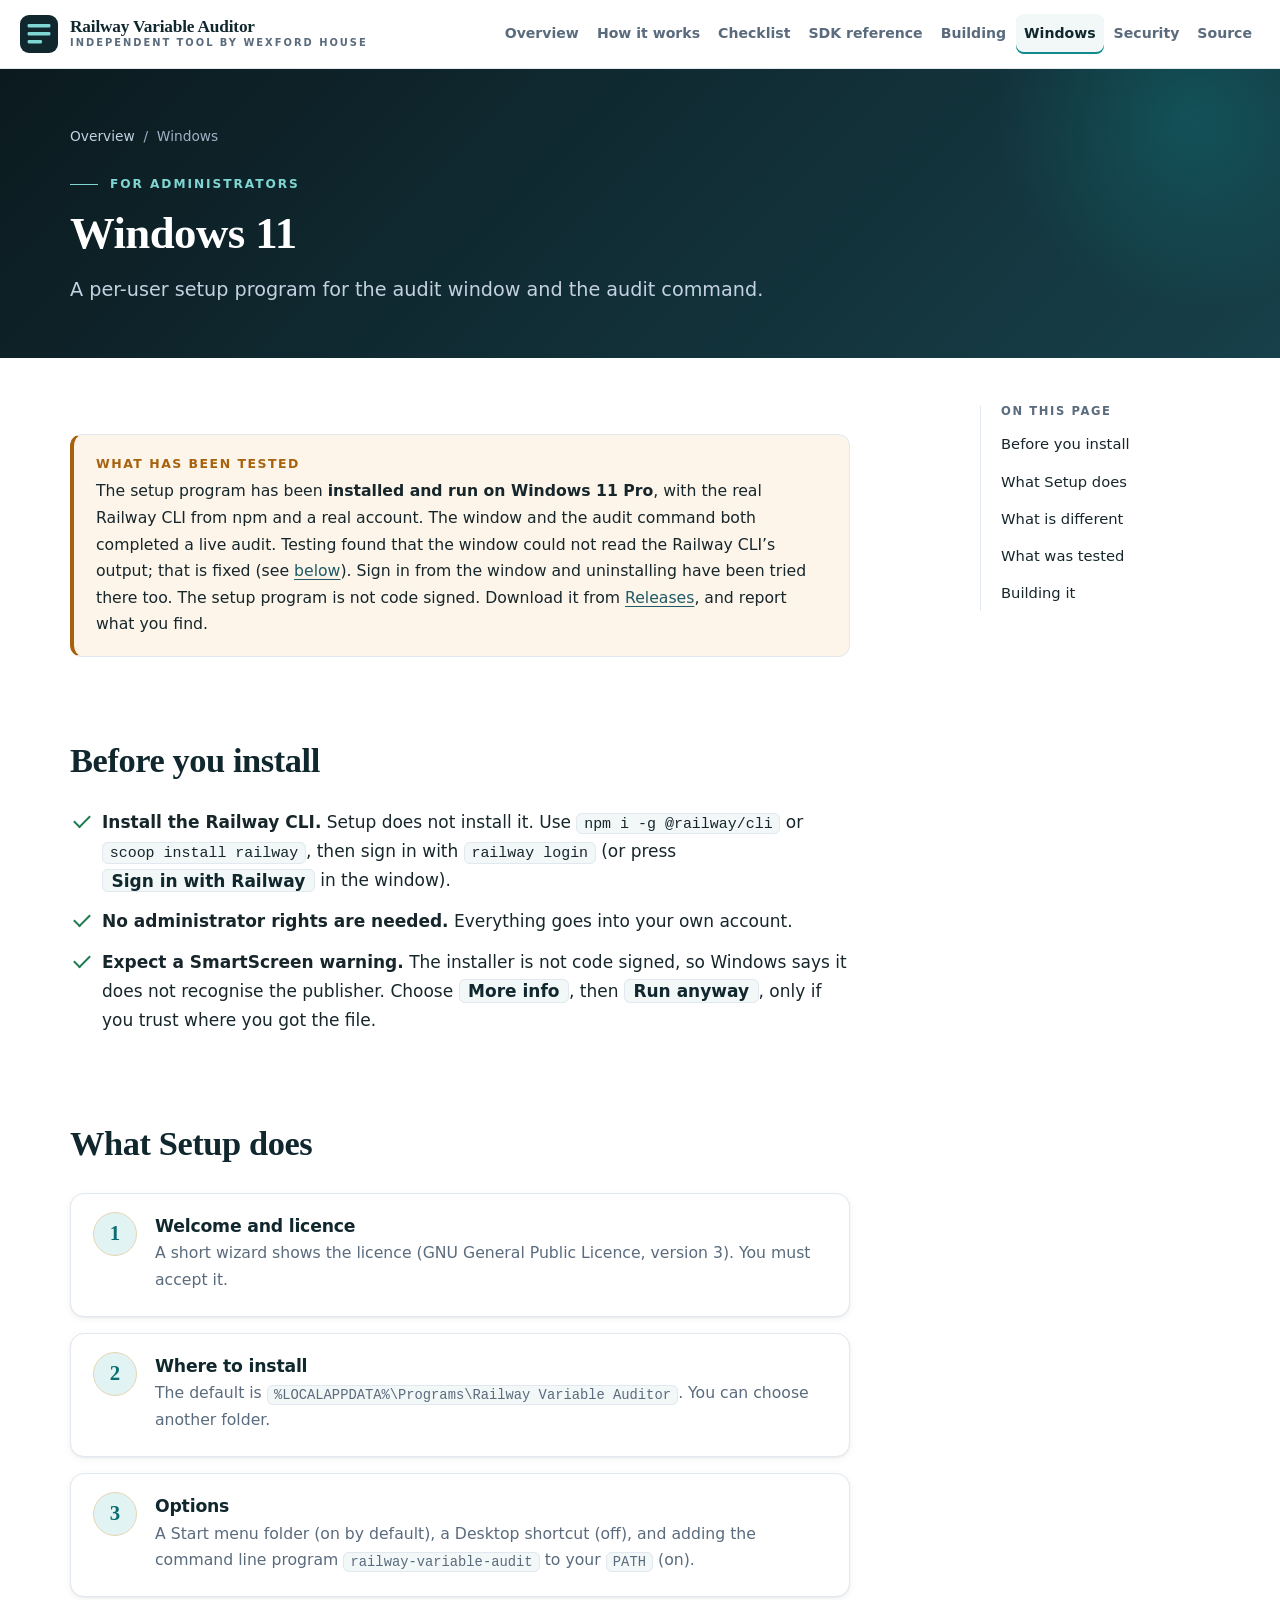
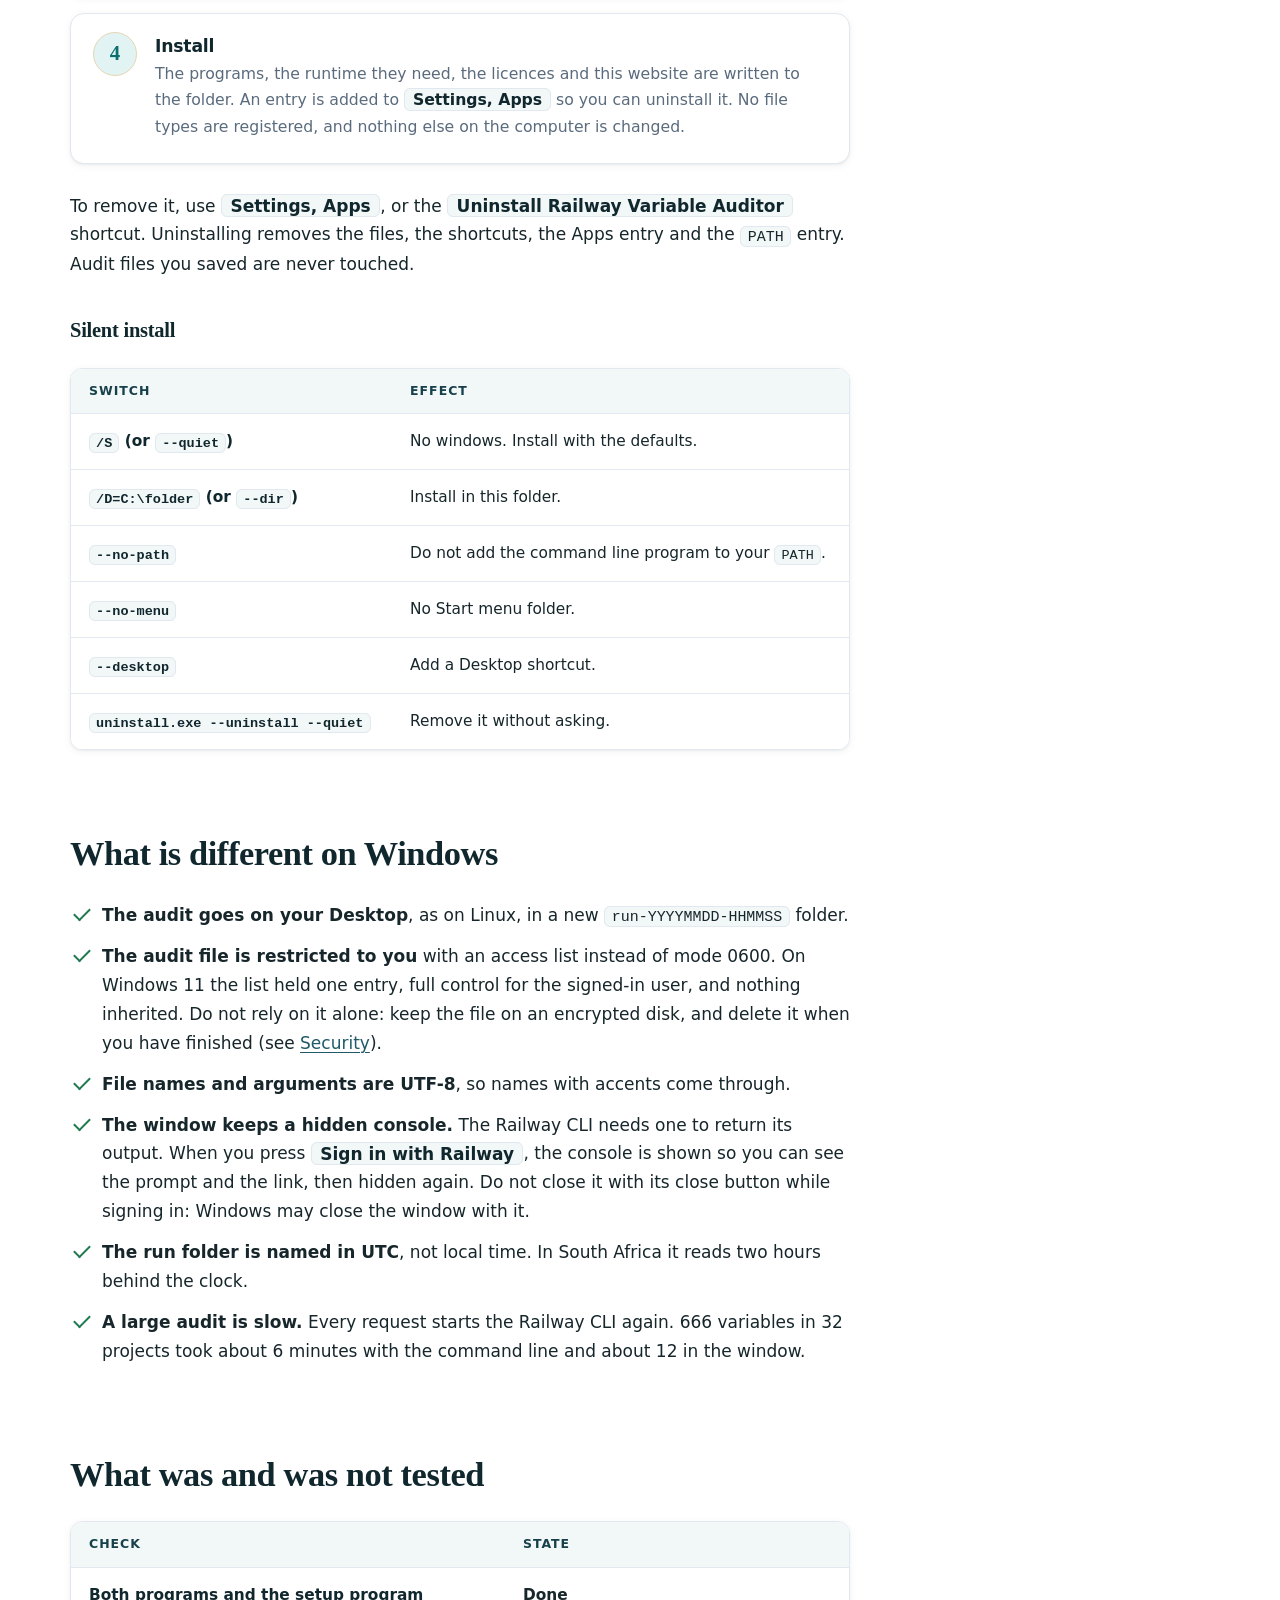
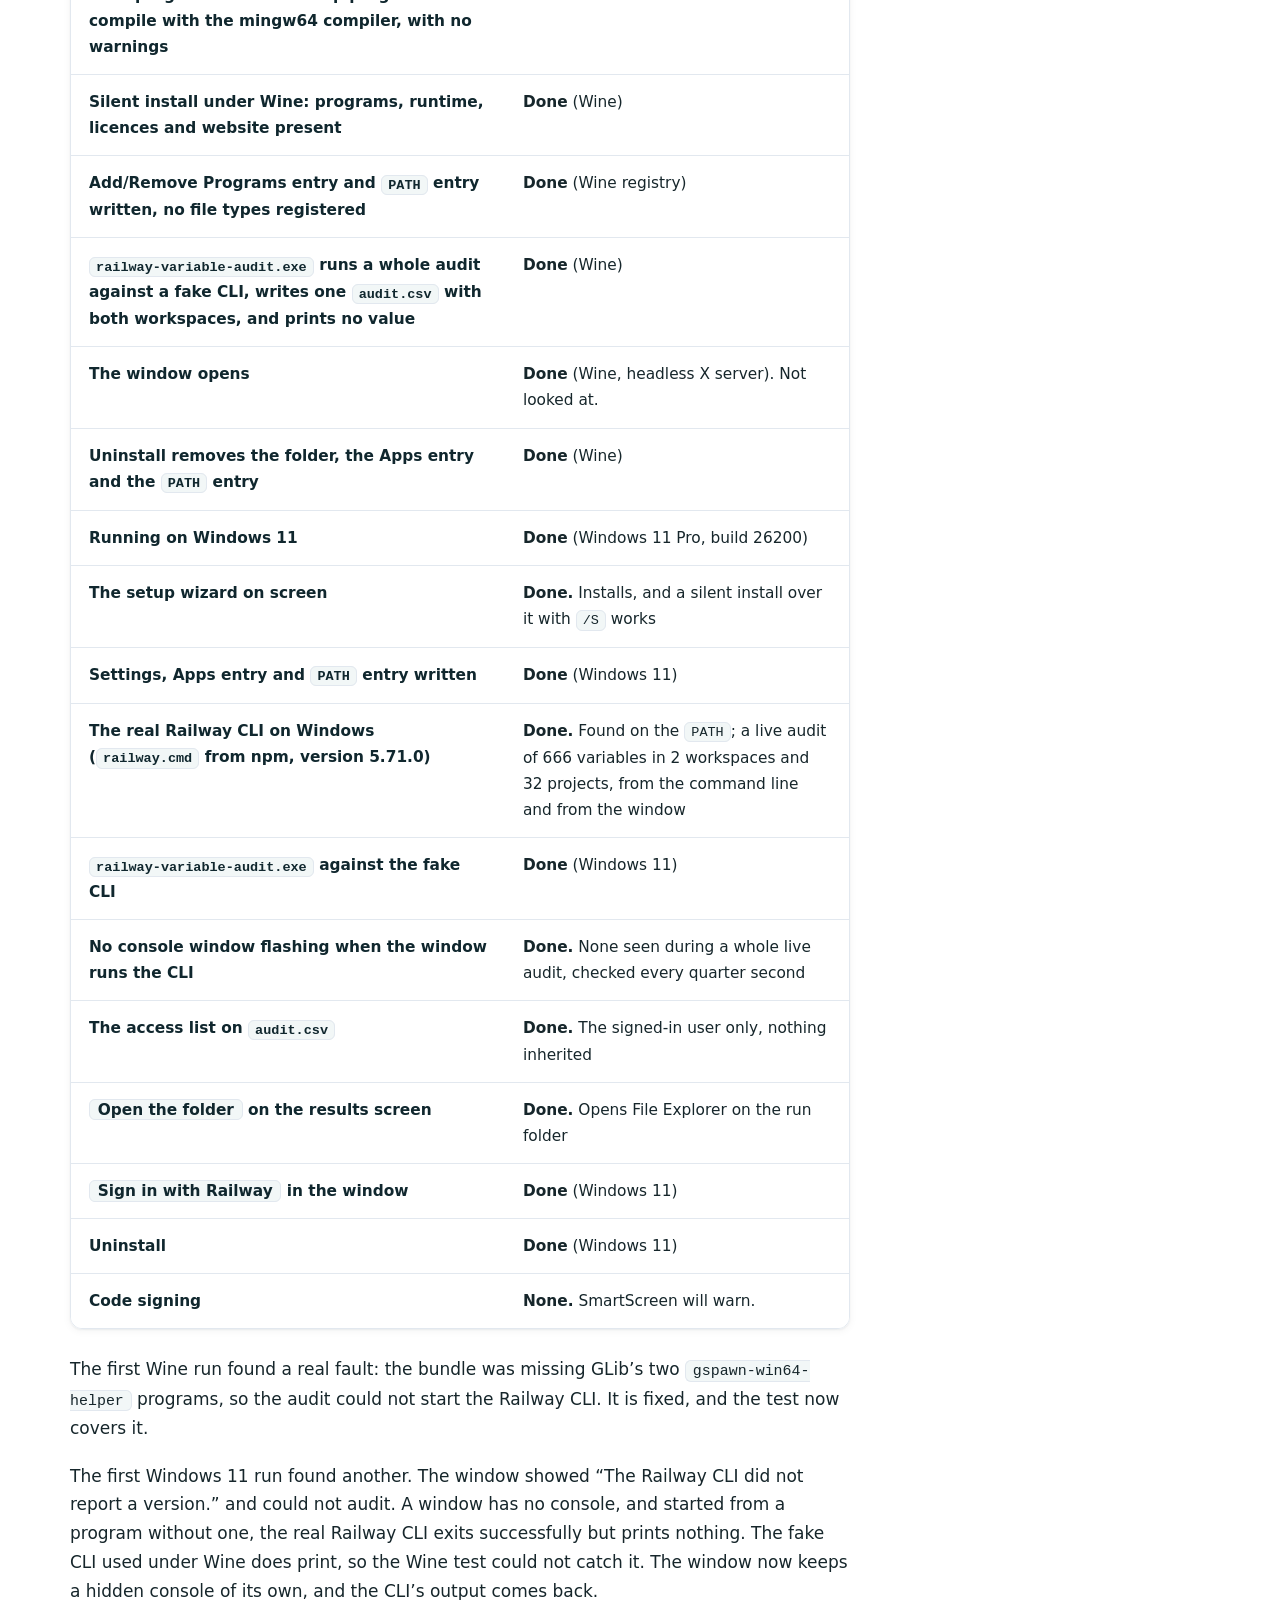
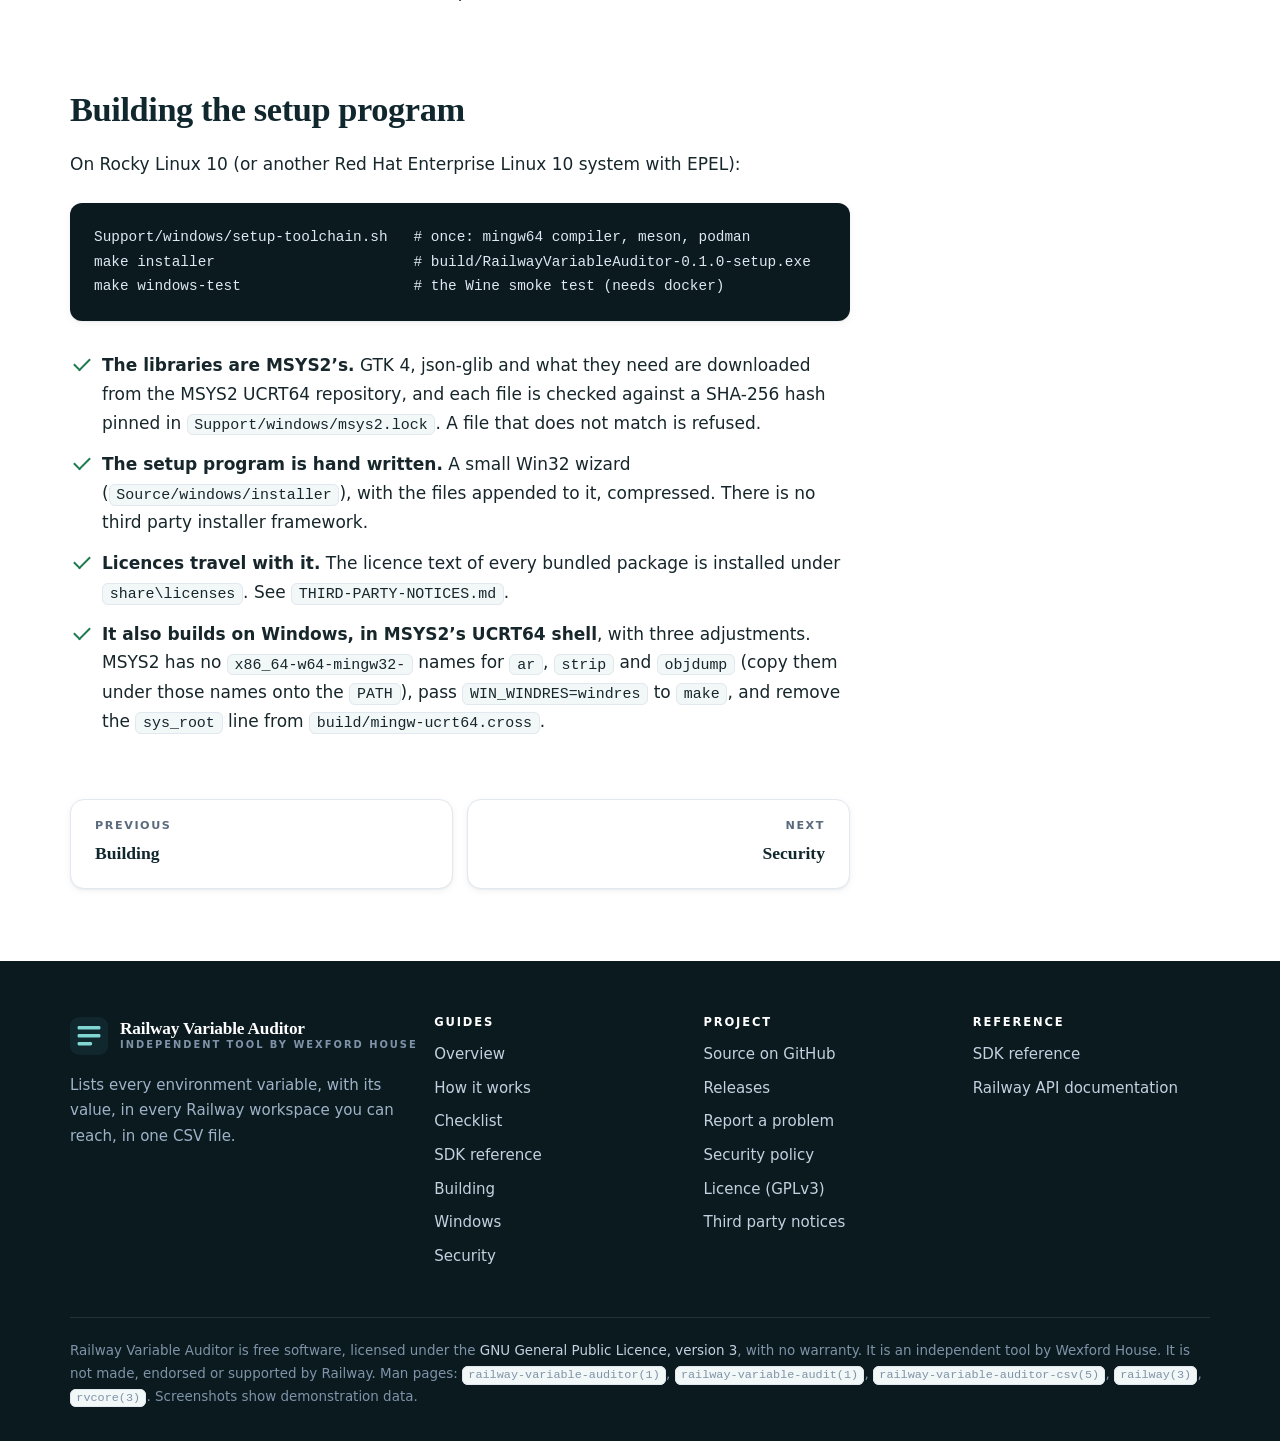
<file: Documentation/Website/windows.html>
<!--
  Copyright (c) 2026, Ross WD Cameron <ross@wexfordhouse.co.za>
  Copyright (c) 2026, Wexford House <https://wexfordhouse.co.za/>
-->
<!doctype html>
<html lang="en-ZA">
<head>
<meta charset="utf-8">
<meta name="viewport" content="width=device-width, initial-scale=1">
<title>Windows | Railway Variable Auditor</title>
<meta name="description" content="Install Railway Variable Auditor on Windows 11 with a per-user setup program, what it installs, the silent switches, and an honest list of what has and has not been tested.">
<meta name="theme-color" content="#10272e">
<link rel="canonical" href="https://rwdc-wexfordhouse.github.io/railway-variable-auditor/windows.html">
<meta property="og:type" content="website">
<meta property="og:title" content="Windows | Railway Variable Auditor">
<meta property="og:description" content="Install Railway Variable Auditor on Windows 11 with a per-user setup program, what it installs, the silent switches, and an honest list of what has and has not been tested.">
<meta property="og:url" content="https://rwdc-wexfordhouse.github.io/railway-variable-auditor/windows.html">
<meta property="og:image" content="https://rwdc-wexfordhouse.github.io/railway-variable-auditor/assets/img/app/03-results.png">
<meta name="twitter:card" content="summary_large_image">
<link rel="icon" href="assets/img/favicon.svg" type="image/svg+xml">
<link rel="stylesheet" href="assets/css/style.css">
</head>
<body>
<a class="skip" href="#main">Skip to content</a>
<header class="site-header">
<div class="wrap">
<a class="brand" href="index.html" aria-label="Railway Variable Auditor - home"><img src="assets/img/favicon.svg" alt="" width="38" height="38"><span><b>Railway Variable Auditor</b><small>Independent tool by Wexford House</small></span></a>
<input type="checkbox" id="nav-toggle" class="nav-toggle" aria-label="Toggle navigation menu">
<label for="nav-toggle" class="nav-button" aria-hidden="true"><span></span><span></span><span></span></label>
<nav class="site-nav" aria-label="Main"><a href="index.html">Overview</a><a href="how-it-works.html">How it works</a><a href="checklist.html">Checklist</a><a href="sdk.html">SDK reference</a><a href="building.html">Building</a><a href="windows.html" aria-current="page">Windows</a><a href="security.html">Security</a><a href="https://github.com/rwdc-wexfordhouse/railway-variable-auditor">Source</a></nav>
</div>
</header>
<main id="main">
<section class="page-head"><div class="wrap">
<div class="crumbs"><a href="index.html">Overview</a> &nbsp;/&nbsp; Windows</div>
<span class="eyebrow">For administrators</span>
<h1>Windows 11</h1>
<p class="lead">A per-user setup program for the audit window and the audit command.</p>
</div></section>
<div class="wrap doc">
<article>

<div class="callout warn"><strong class="t">What has been tested</strong><p>The setup program has been <b>installed and run on Windows 11 Pro</b>, with the real Railway CLI from npm and a real account. The window and the audit command both completed a live audit. Testing found that the window could not read the Railway CLI&rsquo;s output; that is fixed (see <a href="#tested">below</a>). Sign in from the window and uninstalling have been tried there too. The setup program is not code signed. Download it from <a href="https://github.com/rwdc-wexfordhouse/railway-variable-auditor/releases/latest">Releases</a>, and report what you find.</p></div>

<h2 id="before">Before you install</h2>
<ul class="checks">
<li><b>Install the Railway CLI.</b> Setup does not install it. Use <code>npm i -g @railway/cli</code> or <code>scoop install railway</code>, then sign in with <code>railway login</code> (or press <span class="ui">Sign in with Railway</span> in the window).</li>
<li><b>No administrator rights are needed.</b> Everything goes into your own account.</li>
<li><b>Expect a SmartScreen warning.</b> The installer is not code signed, so Windows says it does not recognise the publisher. Choose <span class="ui">More info</span>, then <span class="ui">Run anyway</span>, only if you trust where you got the file.</li>
</ul>

<h2 id="install">What Setup does</h2>
<ol class="steps">
<li><h3>Welcome and licence</h3><p>A short wizard shows the licence (GNU General Public Licence, version 3). You must accept it.</p></li>
<li><h3>Where to install</h3><p>The default is <code>%LOCALAPPDATA%\Programs\Railway Variable Auditor</code>. You can choose another folder.</p></li>
<li><h3>Options</h3><p>A Start menu folder (on by default), a Desktop shortcut (off), and adding the command line program <code>railway-variable-audit</code> to your <code>PATH</code> (on).</p></li>
<li><h3>Install</h3><p>The programs, the runtime they need, the licences and this website are written to the folder. An entry is added to <span class="ui">Settings, Apps</span> so you can uninstall it. No file types are registered, and nothing else on the computer is changed.</p></li>
</ol>
<p>To remove it, use <span class="ui">Settings, Apps</span>, or the <span class="ui">Uninstall Railway Variable Auditor</span> shortcut. Uninstalling removes the files, the shortcuts, the Apps entry and the <code>PATH</code> entry. Audit files you saved are never touched.</p>

<h3 id="silent">Silent install</h3>
<div class="table-wrap"><table>
<thead><tr><th>Switch</th><th>Effect</th></tr></thead>
<tbody>
<tr><td><code>/S</code> (or <code>--quiet</code>)</td><td>No windows. Install with the defaults.</td></tr>
<tr><td><code>/D=C:\folder</code> (or <code>--dir</code>)</td><td>Install in this folder.</td></tr>
<tr><td><code>--no-path</code></td><td>Do not add the command line program to your <code>PATH</code>.</td></tr>
<tr><td><code>--no-menu</code></td><td>No Start menu folder.</td></tr>
<tr><td><code>--desktop</code></td><td>Add a Desktop shortcut.</td></tr>
<tr><td><code>uninstall.exe --uninstall --quiet</code></td><td>Remove it without asking.</td></tr>
</tbody></table></div>

<h2 id="differences">What is different on Windows</h2>
<ul class="checks">
<li><b>The audit goes on your Desktop</b>, as on Linux, in a new <code>run-YYYYMMDD-HHMMSS</code> folder.</li>
<li><b>The audit file is restricted to you</b> with an access list instead of mode 0600. On Windows 11 the list held one entry, full control for the signed-in user, and nothing inherited. Do not rely on it alone: keep the file on an encrypted disk, and delete it when you have finished (see <a href="security.html#csv">Security</a>).</li>
<li><b>File names and arguments are UTF-8</b>, so names with accents come through.</li>
<li><b>The window keeps a hidden console.</b> The Railway CLI needs one to return its output. When you press <span class="ui">Sign in with Railway</span>, the console is shown so you can see the prompt and the link, then hidden again. Do not close it with its close button while signing in: Windows may close the window with it.</li>
<li><b>The run folder is named in UTC</b>, not local time. In South Africa it reads two hours behind the clock.</li>
<li><b>A large audit is slow.</b> Every request starts the Railway CLI again. 666 variables in 32 projects took about 6 minutes with the command line and about 12 in the window.</li>
</ul>

<h2 id="tested">What was and was not tested</h2>
<div class="table-wrap"><table>
<thead><tr><th>Check</th><th>State</th></tr></thead>
<tbody>
<tr><td>Both programs and the setup program compile with the mingw64 compiler, with no warnings</td><td><b>Done</b></td></tr>
<tr><td>Silent install under Wine: programs, runtime, licences and website present</td><td><b>Done</b> (Wine)</td></tr>
<tr><td>Add/Remove Programs entry and <code>PATH</code> entry written, no file types registered</td><td><b>Done</b> (Wine registry)</td></tr>
<tr><td><code>railway-variable-audit.exe</code> runs a whole audit against a fake CLI, writes one <code>audit.csv</code> with both workspaces, and prints no value</td><td><b>Done</b> (Wine)</td></tr>
<tr><td>The window opens</td><td><b>Done</b> (Wine, headless X server). Not looked at.</td></tr>
<tr><td>Uninstall removes the folder, the Apps entry and the <code>PATH</code> entry</td><td><b>Done</b> (Wine)</td></tr>
<tr><td>Running on Windows 11</td><td><b>Done</b> (Windows 11 Pro, build 26200)</td></tr>
<tr><td>The setup wizard on screen</td><td><b>Done.</b> Installs, and a silent install over it with <code>/S</code> works</td></tr>
<tr><td>Settings, Apps entry and <code>PATH</code> entry written</td><td><b>Done</b> (Windows 11)</td></tr>
<tr><td>The real Railway CLI on Windows (<code>railway.cmd</code> from npm, version 5.71.0)</td><td><b>Done.</b> Found on the <code>PATH</code>; a live audit of 666 variables in 2 workspaces and 32 projects, from the command line and from the window</td></tr>
<tr><td><code>railway-variable-audit.exe</code> against the fake CLI</td><td><b>Done</b> (Windows 11)</td></tr>
<tr><td>No console window flashing when the window runs the CLI</td><td><b>Done.</b> None seen during a whole live audit, checked every quarter second</td></tr>
<tr><td>The access list on <code>audit.csv</code></td><td><b>Done.</b> The signed-in user only, nothing inherited</td></tr>
<tr><td><span class="ui">Open the folder</span> on the results screen</td><td><b>Done.</b> Opens File Explorer on the run folder</td></tr>
<tr><td><span class="ui">Sign in with Railway</span> in the window</td><td><b>Done</b> (Windows 11)</td></tr>
<tr><td>Uninstall</td><td><b>Done</b> (Windows 11)</td></tr>
<tr><td>Code signing</td><td><b>None.</b> SmartScreen will warn.</td></tr>
</tbody></table></div>
<p>The first Wine run found a real fault: the bundle was missing GLib&rsquo;s two <code>gspawn-win64-helper</code> programs, so the audit could not start the Railway CLI. It is fixed, and the test now covers it.</p>
<p>The first Windows 11 run found another. The window showed <q>The Railway CLI did not report a version.</q> and could not audit. A window has no console, and started from a program without one, the real Railway CLI exits successfully but prints nothing. The fake CLI used under Wine does print, so the Wine test could not catch it. The window now keeps a hidden console of its own, and the CLI&rsquo;s output comes back.</p>

<h2 id="building">Building the setup program</h2>
<p>On Rocky Linux 10 (or another Red Hat Enterprise Linux 10 system with EPEL):</p>
<pre><code>Support/windows/setup-toolchain.sh   # once: mingw64 compiler, meson, podman
make installer                       # build/RailwayVariableAuditor-0.1.0-setup.exe
make windows-test                    # the Wine smoke test (needs docker)</code></pre>
<ul class="checks">
<li><b>The libraries are MSYS2&rsquo;s.</b> GTK 4, json-glib and what they need are downloaded from the MSYS2 UCRT64 repository, and each file is checked against a SHA-256 hash pinned in <code>Support/windows/msys2.lock</code>. A file that does not match is refused.</li>
<li><b>The setup program is hand written.</b> A small Win32 wizard (<code>Source/windows/installer</code>), with the files appended to it, compressed. There is no third party installer framework.</li>
<li><b>Licences travel with it.</b> The licence text of every bundled package is installed under <code>share\licenses</code>. See <code>THIRD-PARTY-NOTICES.md</code>.</li>
<li><b>It also builds on Windows, in MSYS2&rsquo;s UCRT64 shell</b>, with three adjustments. MSYS2 has no <code>x86_64-w64-mingw32-</code> names for <code>ar</code>, <code>strip</code> and <code>objdump</code> (copy them under those names onto the <code>PATH</code>), pass <code>WIN_WINDRES=windres</code> to <code>make</code>, and remove the <code>sys_root</code> line from <code>build/mingw-ucrt64.cross</code>.</li>
</ul>

<nav class="pager" aria-label="Page navigation"><a class="prev" href="building.html"><small>Previous</small><b>Building</b></a><a class="next" href="security.html"><small>Next</small><b>Security</b></a></nav>
</article>
<aside class="toc" aria-label="On this page"><h4>On this page</h4><ul><li><a href="#before">Before you install</a></li><li><a href="#install">What Setup does</a></li><li><a href="#differences">What is different</a></li><li><a href="#tested">What was tested</a></li><li><a href="#building">Building it</a></li></ul></aside>
</div>
</main>
<footer class="site-footer">
<div class="wrap">
<div class="cols">
<div><a class="brand" href="index.html" aria-label="Railway Variable Auditor - home"><img src="assets/img/favicon.svg" alt="" width="38" height="38"><span><b>Railway Variable Auditor</b><small>Independent tool by Wexford House</small></span></a>
<p style="margin-top:18px;max-width:34ch">Lists every environment variable, with its value, in every Railway workspace you can reach, in one CSV file.</p></div>
<div><h4>Guides</h4><ul><li><a href="index.html">Overview</a></li><li><a href="how-it-works.html">How it works</a></li><li><a href="checklist.html">Checklist</a></li><li><a href="sdk.html">SDK reference</a></li><li><a href="building.html">Building</a></li><li><a href="windows.html">Windows</a></li><li><a href="security.html">Security</a></li></ul></div>
<div><h4>Project</h4><ul><li><a href="https://github.com/rwdc-wexfordhouse/railway-variable-auditor">Source on GitHub</a></li><li><a href="https://github.com/rwdc-wexfordhouse/railway-variable-auditor/releases">Releases</a></li><li><a href="https://github.com/rwdc-wexfordhouse/railway-variable-auditor/issues">Report a problem</a></li><li><a href="https://github.com/rwdc-wexfordhouse/railway-variable-auditor/blob/main/SECURITY.md">Security policy</a></li><li><a href="https://github.com/rwdc-wexfordhouse/railway-variable-auditor/blob/main/LICENSE">Licence (GPLv3)</a></li><li><a href="https://github.com/rwdc-wexfordhouse/railway-variable-auditor/blob/main/THIRD-PARTY-NOTICES.md">Third party notices</a></li></ul></div>
<div><h4>Reference</h4><ul><li><a href="sdk.html">SDK reference</a></li><li><a href="https://docs.railway.com/integrations/api">Railway API documentation</a></li></ul></div>
</div>
<p class="legal">Railway Variable Auditor is free software, licensed under the <a href="https://github.com/rwdc-wexfordhouse/railway-variable-auditor/blob/main/LICENSE">GNU General Public Licence, version 3</a>, with no warranty. It is an independent tool by Wexford House. It is not made, endorsed or supported by Railway. Man pages: <code>railway-variable-auditor(1)</code>, <code>railway-variable-audit(1)</code>, <code>railway-variable-auditor-csv(5)</code>, <code>railway(3)</code>, <code>rvcore(3)</code>. Screenshots show demonstration data.</p>
</div>
</footer>
</body>
</html>
</file>
<file: Documentation/Website/assets/css/style.css>
/*
 * Copyright (c) 2026, Ross WD Cameron <ross@wexfordhouse.co.za>
 * Copyright (c) 2026, Wexford House <https://wexfordhouse.co.za/>
 */
/* Wexford House Video Conferencing - product documentation
   Pure CSS, no JavaScript. Mobile first; the header menu is a CSS-only toggle. */

:root {
    --navy-950: #0b1a1f;
    --navy-900: #10272e;
    --navy-800: #17404a;
    --navy-700: #1f5a66;
    --navy-600: #2b7885;
    --navy-100: #e5f0f1;
    --navy-50: #f2f7f7;
    --gold: #0f8b8d;
    --gold-dark: #0b6e70;
    --gold-soft: #e2f3f3;
    --ink: #16262b;
    --muted: #5a6b7d;
    --line: #e2e8ef;
    --bg: #ffffff;
    --bg-alt: #f5f8f8;
    --green: #1d7a4f;
    --amber: #a8620e;
    --radius: 0.875rem;
    --shadow-sm: 0 1px 2px rgba(16, 39, 46, .06), 0 2px 0.5rem rgba(16, 39, 46, .05);
    --shadow-md: 0 2px 0.25rem rgba(16, 39, 46, .06), 0 1rem 2.5rem rgba(16, 39, 46, .12);
    --serif: Georgia, "Iowan Old Style", "Palatino Linotype", "Book Antiqua", serif;
    --sans: "Segoe UI", system-ui, -apple-system, "Helvetica Neue", Arial, sans-serif;
    --mono: ui-monospace, SFMono-Regular, Menlo, Consolas, monospace;
    --wrap: 73.75rem;
    --header-h: 4.25rem;
}

*, *::before, *::after { box-sizing: border-box; }
html { font-size: clamp(100%, calc(100% + (100vw - 1600px) * 0.007), 275%); scroll-behavior: smooth; scroll-padding-top: calc(var(--header-h) + 1.5rem); -webkit-text-size-adjust: 100%; }
body {
    margin: 0;
    background: var(--bg);
    color: var(--ink);
    font: 1.0625rem/1.7 var(--sans);
    -webkit-font-smoothing: antialiased;
    text-rendering: optimizeLegibility;
}
img, svg { max-width: 100%; height: auto; }
a { color: var(--navy-700); text-decoration-thickness: 1px; text-underline-offset: 3px; }
a:hover { color: var(--navy-600); }
:focus-visible { outline: 3px solid rgba(15, 139, 141, .55); outline-offset: 2px; border-radius: 0.25rem; }

.skip { position: absolute; left: -999px; top: 0.5rem; background: var(--navy-900); color: #fff; padding: 0.625rem 1rem; border-radius: 0.5rem; z-index: 100; }
.skip:focus { left: 0.75rem; }
.wrap { width: 100%; max-width: var(--wrap); margin: 0 auto; padding: 0 1.25rem; }

h1, h2, h3, h4 { font-family: var(--serif); color: var(--navy-900); line-height: 1.2; letter-spacing: -.012em; margin: 0 0 .6em; }
h1 { font-size: clamp(2.1rem, 5vw, 3.4rem); font-weight: 700; }
h2 { font-size: clamp(1.55rem, 3vw, 2.15rem); font-weight: 700; margin-top: 2.4em; }
h3 { font-size: 1.28rem; font-weight: 700; margin-top: 1.9em; }
h4 { font-size: 1.05rem; font-family: var(--sans); font-weight: 700; letter-spacing: 0; }
p { margin: 0 0 1.1em; }
.lead { font-size: 1.2rem; color: var(--muted); line-height: 1.65; max-width: 62ch; }
.eyebrow { display: inline-block; font: 700 .76rem/1 var(--sans); letter-spacing: .16em; text-transform: uppercase; color: var(--gold-dark); margin-bottom: 1rem; }
.eyebrow::before { content: ""; display: inline-block; width: 1.75rem; height: 1px; background: var(--gold); vertical-align: middle; margin-right: 0.75rem; }

/* ---------- header ---------- */
.site-header { position: sticky; top: 0; z-index: 50; background: rgba(255, 255, 255, .92); -webkit-backdrop-filter: saturate(160%) blur(0.75rem); backdrop-filter: saturate(160%) blur(0.75rem); border-bottom: 1px solid var(--line); }
.site-header .wrap { display: flex; align-items: center; justify-content: space-between; height: var(--header-h); }
.brand { display: flex; align-items: center; gap: 0.75rem; text-decoration: none; color: var(--navy-900); flex: none; white-space: nowrap; }
.brand img { width: 2.375rem; height: 2.375rem; border-radius: 0.5625rem; }
.brand b { display: block; font: 700 1.08rem/1.1 var(--serif); letter-spacing: -.01em; }
.brand small { display: block; font: 600 .62rem/1.5 var(--sans); letter-spacing: .2em; text-transform: uppercase; color: var(--muted); }
.nav-toggle { position: absolute; opacity: 0; pointer-events: none; }
.nav-button { display: inline-flex; flex-direction: column; justify-content: center; gap: 0.3125rem; width: 2.75rem; height: 2.75rem; padding: 0 0.6875rem; border-radius: 0.625rem; cursor: pointer; }
.nav-button:hover { background: var(--navy-50); }
.nav-button span { display: block; height: 2px; background: var(--navy-900); border-radius: 2px; transition: transform .2s, opacity .2s; }
.nav-toggle:checked ~ .nav-button span:nth-child(1) { transform: translateY(0.4375rem) rotate(45deg); }
.nav-toggle:checked ~ .nav-button span:nth-child(2) { opacity: 0; }
.nav-toggle:checked ~ .nav-button span:nth-child(3) { transform: translateY(-7px) rotate(-45deg); }
.nav-toggle:focus-visible ~ .nav-button { outline: 3px solid rgba(15, 139, 141, .55); }
.site-nav { display: none; position: absolute; top: var(--header-h); left: 0; right: 0; background: #fff; border-bottom: 1px solid var(--line); box-shadow: var(--shadow-md); padding: 0.5rem 1.25rem 1.125rem; }
.nav-toggle:checked ~ .site-nav { display: block; }
.site-nav a { display: block; padding: 0.75rem 0.25rem; text-decoration: none; color: var(--ink); font-weight: 600; font-size: .98rem; border-bottom: 1px solid var(--line); }
.site-nav a[aria-current="page"] { color: var(--gold-dark); }
.site-nav a:last-child { border-bottom: 0; }
/* Deployment has a sub-page: shown indented in the phone menu, as a dropdown on wide screens. */
.nav-group > a { display: block; }
.nav-sub a { padding-left: 1.25rem; font-weight: 500; }
.site-nav a.parent-current { color: var(--gold-dark); }

/* ---------- hero ---------- */
.hero { position: relative; color: #fff; background: radial-gradient(62.5rem 31.25rem at 85% -10%, rgba(15, 139, 141, .28), transparent 60%), linear-gradient(135deg, var(--navy-950) 0%, var(--navy-900) 35%, var(--navy-800) 100%); padding: 4.5rem 0 0; overflow: hidden; }
.hero::after { content: ""; position: absolute; inset: 0; background-image: linear-gradient(rgba(255, 255, 255, .035) 1px, transparent 1px), linear-gradient(90deg, rgba(255, 255, 255, .035) 1px, transparent 1px); background-size: 3.5rem 3.5rem; mask-image: linear-gradient(180deg, #000, transparent 75%); -webkit-mask-image: linear-gradient(180deg, #000, transparent 75%); pointer-events: none; }
.hero .wrap { position: relative; z-index: 1; }
.hero h1 { color: #fff; max-width: 17ch; }
.hero .lead { color: #c3d1e0; }
.hero .eyebrow { color: #7fd6d3; }
.hero .eyebrow::before { background: #7fd6d3; }
.hero-actions { display: flex; flex-wrap: wrap; gap: 0.75rem; margin: 1.875rem 0 3.25rem; }
.hero-shot { margin: 0 auto -1px; max-width: 65rem; }
.hero-shot .frame { border-radius: 0.875rem 0.875rem 0 0; border-bottom: 0; box-shadow: 0 -4px 3.75rem rgba(0, 0, 0, .35); }

.btn { display: inline-flex; align-items: center; gap: 0.625rem; padding: 0.8125rem 1.5rem; border-radius: 62.4375rem; font: 700 .96rem/1 var(--sans); text-decoration: none; transition: transform .15s, background .15s, box-shadow .15s; }
.btn:hover { transform: translateY(-1px); }
.btn-gold { background: linear-gradient(180deg, #4fc3bf, var(--gold)); color: #04201f; box-shadow: 0 0.375rem 1.125rem rgba(15, 139, 141, .35); }
.btn-gold:hover { color: #04201f; box-shadow: 0 0.625rem 1.5rem rgba(15, 139, 141, .45); }
.btn-ghost { border: 1px solid rgba(255, 255, 255, .35); color: #fff; }
.btn-ghost:hover { background: rgba(255, 255, 255, .1); color: #fff; }
.btn-navy { background: var(--navy-800); color: #fff; }
.btn-navy:hover { background: var(--navy-700); color: #fff; }

/* ---------- sections & cards ---------- */
.section { padding: 4.75rem 0; }
.section.alt { background: var(--bg-alt); border-top: 1px solid var(--line); border-bottom: 1px solid var(--line); }
.section-head { max-width: 42.5rem; margin-bottom: 2.75rem; }
.section-head h2 { margin-top: 0; }
.grid { display: grid; gap: 1.375rem; }
.grid.cols-3, .grid.cols-2 { grid-template-columns: 1fr; }
.card { background: #fff; border: 1px solid var(--line); border-radius: var(--radius); padding: 1.75rem; box-shadow: var(--shadow-sm); transition: transform .2s, box-shadow .2s, border-color .2s; }
a.card { display: block; text-decoration: none; color: inherit; }
a.card:hover { transform: translateY(-3px); box-shadow: var(--shadow-md); border-color: #cfd9e5; color: inherit; }
.card h3 { margin: 1.125rem 0 0.5rem; font-size: 1.2rem; }
.card p { margin: 0; color: var(--muted); font-size: .98rem; line-height: 1.6; }
.card .more { display: inline-block; margin-top: 1rem; font-weight: 700; font-size: .92rem; color: var(--navy-700); }
.icon { display: grid; place-items: center; width: 3rem; height: 3rem; border-radius: 0.75rem; background: linear-gradient(135deg, var(--navy-800), var(--navy-700)); color: #fff; }
.icon svg { width: 1.5rem; height: 1.5rem; fill: none; stroke: currentColor; stroke-width: 1.7; stroke-linecap: round; stroke-linejoin: round; }

/* steps */
.steps { list-style: none; counter-reset: step; margin: 1.75rem 0; padding: 0; display: grid; grid-template-columns: minmax(0, 1fr); gap: 1rem; }
.steps > li { counter-increment: step; position: relative; padding: 1.375rem 1.5rem 1.375rem 5.25rem; background: #fff; border: 1px solid var(--line); border-radius: var(--radius); box-shadow: var(--shadow-sm); }
.steps > li::before { content: counter(step); position: absolute; left: 1.375rem; top: 1.125rem; width: 2.75rem; height: 2.75rem; display: grid; place-items: center; font: 700 1.3rem/1 var(--serif); color: var(--gold-dark); background: var(--gold-soft); border: 1px solid #e6d6b4; border-radius: 50%; }
.steps > li > :last-child { margin-bottom: 0; }
.steps h3, .steps h4 { margin: 0 0 0.25rem; font-size: 1.08rem; font-family: var(--sans); }
.steps p { margin: 0; color: var(--muted); font-size: .98rem; }

/* ---------- screenshots ---------- */
figure.shot { margin: 2.125rem 0; }
.frame { background: #fff; border: 1px solid #d5dde8; border-radius: 0.75rem; overflow: hidden; box-shadow: var(--shadow-md); }
.frame .bar { display: flex; align-items: center; gap: 0.4375rem; padding: 0.6875rem 0.875rem; background: linear-gradient(180deg, #f5f7fa, #eaeff5); border-bottom: 1px solid #d5dde8; }
.frame .bar i { width: 0.6875rem; height: 0.6875rem; border-radius: 50%; background: #cdd6e1; }
.frame .bar i:nth-child(1) { background: #ec6a5e; }
.frame .bar i:nth-child(2) { background: #f4bf4f; }
.frame .bar i:nth-child(3) { background: #61c554; }
.frame a { display: block; line-height: 0; }
.frame img { display: block; width: 100%; height: auto; }
figcaption { margin-top: 0.875rem; font-size: .92rem; color: var(--muted); text-align: center; line-height: 1.55; }
figcaption b { color: var(--navy-900); }
.phone { max-width: 18.125rem; margin: 0 auto; }
.phone .frame { border-radius: 2rem; border: 0.5rem solid #0b1a1f; background: #0b1a1f; }
.phone .frame .bar { display: none; }
.phone .frame img { border-radius: 1.375rem; }
.shots-2 { display: grid; gap: 1.5rem; grid-template-columns: 1fr; align-items: start; }
.shots-2 figure.shot { margin: 0; }

/* ---------- callouts, tables, code ---------- */
.callout { margin: 1.75rem 0; padding: 1.125rem 1.375rem; border-radius: 0.75rem; border: 1px solid var(--line); border-left: 0.25rem solid var(--navy-700); background: var(--navy-50); font-size: .98rem; }
.callout > :last-child { margin-bottom: 0; }
.callout strong.t { display: block; margin-bottom: 0.25rem; font-size: .78rem; letter-spacing: .12em; text-transform: uppercase; color: var(--navy-700); }
.callout.tip { border-left-color: var(--green); background: #f1f9f5; }
.callout.tip strong.t { color: var(--green); }
.callout.warn { border-left-color: var(--amber); background: #fdf5ea; }
.callout.warn strong.t { color: var(--amber); }
.callout.gold { border-left-color: var(--gold); background: var(--gold-soft); }
.callout.gold strong.t { color: var(--gold-dark); }

.table-wrap { overflow-x: auto; margin: 1.625rem 0; border: 1px solid var(--line); border-radius: 0.75rem; box-shadow: var(--shadow-sm); }
table { width: 100%; border-collapse: collapse; font-size: .96rem; background: #fff; }
th, td { padding: 0.875rem 1.125rem; text-align: left; vertical-align: top; border-bottom: 1px solid var(--line); }
th { background: var(--navy-50); font: 700 .78rem/1.3 var(--sans); letter-spacing: .08em; text-transform: uppercase; color: var(--navy-800); white-space: nowrap; }
tr:last-child td { border-bottom: 0; }
td:first-child { font-weight: 600; color: var(--navy-900); }
.yes { color: var(--green); font-weight: 700; }
.no { color: #9aa7b6; }
code, kbd { font-family: var(--mono); font-size: .88em; background: var(--navy-50); border: 1px solid var(--line); padding: .12em .45em; border-radius: 0.375rem; }
pre { margin: 1.5rem 0; padding: 1.375rem 1.5rem; overflow-x: auto; background: var(--navy-950); color: #dfe8f2; border-radius: 0.75rem; font: .9rem/1.7 var(--mono); box-shadow: var(--shadow-sm); }
pre code { background: none; border: 0; padding: 0; color: inherit; font-size: inherit; }
pre .c { color: #7f93a8; }
.ui { font-weight: 600; color: var(--navy-900); background: var(--navy-50); border: 1px solid var(--line); padding: .05em .5em; border-radius: 0.375rem; white-space: nowrap; }

ul.checks { list-style: none; padding: 0; margin: 1.125rem 0; }
ul.checks li { position: relative; padding: 0.375rem 0 0.375rem 2rem; }
ul.checks li::before { content: ""; position: absolute; left: 0.25rem; top: 0.8125rem; width: 1rem; height: 0.5625rem; border-left: 2px solid var(--green); border-bottom: 2px solid var(--green); transform: rotate(-45deg); }
ul.plain { padding-left: 1.2em; }
ul.plain li, ol.plain li { margin: .35em 0; }

details { border: 1px solid var(--line); border-radius: 0.75rem; background: #fff; margin: 0.75rem 0; box-shadow: var(--shadow-sm); }
details summary { cursor: pointer; padding: 1.125rem 3.5rem 1.125rem 1.375rem; font-weight: 700; color: var(--navy-900); position: relative; list-style: none; }
details summary::-webkit-details-marker { display: none; }
details summary::after { content: "+"; position: absolute; right: 1.375rem; top: 50%; transform: translateY(-50%); font: 400 1.6rem/1 var(--sans); color: var(--gold-dark); }
details[open] summary::after { content: "\2212"; }
details[open] summary { border-bottom: 1px solid var(--line); }
details .answer { padding: 1.125rem 1.375rem 0.5rem; color: var(--ink); }

/* ---------- documentation pages ---------- */
.page-head { background: linear-gradient(135deg, var(--navy-950), var(--navy-800)); color: #fff; padding: 3.5rem 0 3.25rem; position: relative; overflow: hidden; }
.page-head::after { content: ""; position: absolute; right: -120px; top: -160px; width: 26.25rem; height: 26.25rem; border-radius: 50%; background: radial-gradient(circle, rgba(15, 139, 141, .3), transparent 65%); }
.page-head .wrap { position: relative; z-index: 1; }
.page-head h1 { color: #fff; font-size: clamp(1.9rem, 4vw, 2.8rem); margin-bottom: 0.875rem; }
.page-head .lead { color: #c3d1e0; margin: 0; }
.page-head .eyebrow { color: #7fd6d3; }
.page-head .eyebrow::before { background: #7fd6d3; }
.crumbs { font-size: .86rem; color: #9fb3c8; margin-bottom: 1.25rem; }
.crumbs a { color: #c3d1e0; text-decoration: none; }
.crumbs a:hover { color: #fff; text-decoration: underline; }

.doc { display: grid; gap: 2.5rem; padding-block: 3rem 4.5rem; grid-template-columns: minmax(0, 1fr); }
.doc article { min-width: 0; max-width: 48.75rem; }
.doc article > h2:first-child { margin-top: 0; }
.toc { order: -1; padding: 1.125rem 1.25rem; border: 1px solid var(--line); border-radius: 0.75rem; background: var(--bg-alt); font-size: .92rem; }
.toc h4 { margin: 0 0 0.5rem; font: 700 .72rem/1 var(--sans); letter-spacing: .14em; text-transform: uppercase; color: var(--muted); }
.toc ul { list-style: none; margin: 0; padding: 0; }
.toc li a { display: block; padding: 0.375rem 0; text-decoration: none; color: var(--ink); }
.toc li a:hover { color: var(--gold-dark); }

.pager { display: grid; gap: 0.875rem; margin-top: 3.5rem; grid-template-columns: 1fr; }
.pager a { display: block; padding: 1.25rem 1.5rem; border: 1px solid var(--line); border-radius: var(--radius); text-decoration: none; background: #fff; box-shadow: var(--shadow-sm); transition: border-color .2s, transform .2s; }
.pager a:hover { border-color: var(--gold); transform: translateY(-2px); }
.pager small { display: block; font: 700 .7rem/1 var(--sans); letter-spacing: .14em; text-transform: uppercase; color: var(--muted); margin-bottom: 0.5rem; }
.pager b { font: 700 1.1rem/1.3 var(--serif); color: var(--navy-900); }
.pager .next { text-align: right; }

/* ---------- footer ---------- */
.site-footer { background: var(--navy-950); color: #9fb3c8; padding: 3.5rem 0 2.25rem; font-size: .94rem; }
.site-footer .cols { display: grid; gap: 2rem; grid-template-columns: 1fr; }
.site-footer .brand { color: #fff; }
.site-footer .brand small { color: #7f93a8; }
.site-footer h4 { color: #fff; font: 700 .72rem/1 var(--sans); letter-spacing: .16em; text-transform: uppercase; margin-bottom: 0.875rem; }
.site-footer ul { list-style: none; margin: 0; padding: 0; }
.site-footer li { margin: 0.5rem 0; }
.site-footer a { color: #c3d1e0; text-decoration: none; }
.site-footer a:hover { color: #fff; text-decoration: underline; }
.site-footer .legal { margin-top: 2.5rem; padding-top: 1.375rem; border-top: 1px solid rgba(255, 255, 255, .1); font-size: .84rem; color: #7f93a8; }

/* diagram */
.diagram { margin: 1.875rem 0; padding: 1.375rem; background: #fff; border: 1px solid var(--line); border-radius: var(--radius); box-shadow: var(--shadow-sm); overflow-x: auto; }
.diagram svg { display: block; min-width: 40rem; width: 100%; height: auto; }

/* ---------- larger screens ---------- */
@media (min-width: 720px) {
    .grid.cols-2 { grid-template-columns: repeat(2, 1fr); }
    .grid.cols-3 { grid-template-columns: repeat(2, 1fr); }
    .shots-2 { grid-template-columns: 1fr 1fr; }
    .pager { grid-template-columns: 1fr 1fr; }
    .site-footer .cols { grid-template-columns: 1.4fr 1fr 1fr 1fr; }
    .section { padding: 6rem 0; }
}
@media (min-width: 1024px) {
    .grid.cols-3 { grid-template-columns: repeat(3, 1fr); }
    .doc { grid-template-columns: minmax(0, 1fr) 14.375rem; gap: 4rem; }
    .toc { order: 2; position: sticky; top: calc(var(--header-h) + 1.5rem); align-self: start; border: 0; background: none; padding: 0 0 0 1.25rem; border-left: 1px solid var(--line); border-radius: 0; }
    .hero { padding-top: 6rem; }
}
@media (min-width: 1260px) {
    .site-header .wrap { max-width: 80rem; gap: 1rem; }
    .nav-button, .nav-toggle { display: none; }
    .site-nav { display: flex; position: static; gap: 0.125rem; padding: 0; background: none; border: 0; box-shadow: none; }
    .site-nav a { padding: 0.5rem 0.5rem; border: 0; border-radius: 0.5rem; font-size: .88rem; color: var(--muted); white-space: nowrap; }
    .site-nav a:hover { background: var(--navy-50); color: var(--navy-900); }
    .site-nav a[aria-current="page"] { color: var(--navy-900); background: var(--navy-50); box-shadow: inset 0 -2px 0 var(--gold); }
    .site-nav a.parent-current { color: var(--navy-900); background: var(--navy-50); box-shadow: inset 0 -2px 0 var(--gold); }
    .nav-group { position: relative; display: flex; }
    .nav-group > a::after { content: ""; display: inline-block; margin-left: 0.4rem; width: 0.4rem; height: 0.4rem; border-right: 2px solid currentColor; border-bottom: 2px solid currentColor; transform: translateY(-0.15rem) rotate(45deg); opacity: .6; }
    .nav-sub { display: none; position: absolute; top: calc(100% - 0.125rem); left: 0; min-width: 11rem; padding: 0.375rem; background: #fff; border: 1px solid var(--line); border-radius: 0.625rem; box-shadow: var(--shadow-md); z-index: 60; }
    .nav-group:hover .nav-sub, .nav-group:focus-within .nav-sub { display: block; }
    .nav-sub a { padding: 0.5rem 0.75rem; font-weight: 600; color: var(--ink); }
}

@media (max-width: 520px) {
    body { font-size: 1.0312rem; }
    .steps > li { padding: 1.25rem 1.125rem 1.25rem 1.125rem; }
    .steps > li::before { position: static; margin-bottom: 0.75rem; }
    .hero-actions .btn { width: 100%; justify-content: center; }
    th, td { padding: 0.75rem 0.875rem; }
}

@media (prefers-reduced-motion: reduce) {
    html { scroll-behavior: auto; }
    *, *::before, *::after { transition: none !important; }
}

@media print {
    .site-header, .toc, .pager, .site-footer .cols, .hero-actions { display: none; }
    .hero, .page-head { background: none; color: #000; padding: 1.25rem 0; }
    .hero h1, .page-head h1 { color: #000; }
    .frame, .card, details { box-shadow: none; break-inside: avoid; }
    a { color: inherit; }
}

/* image thumbnails inside cards */
.card.has-thumb { padding-top: 0; overflow: hidden; }
.card .thumb { margin: 0 -28px 1.375rem; border-bottom: 1px solid var(--line); background: var(--navy-900); line-height: 0; aspect-ratio: 1 / 1; overflow: hidden; }
.card .thumb img { display: block; width: 100%; height: 100%; object-fit: cover; object-position: top left; }
.cta-band { background: linear-gradient(135deg, var(--navy-900), var(--navy-700)); color: #fff; border-radius: 1.25rem; padding: 3rem 2rem; text-align: center; position: relative; overflow: hidden; }
.cta-band h2 { color: #fff; margin: 0 0 0.625rem; }
.cta-band p { color: #c3d1e0; max-width: 52ch; margin: 0 auto 1.625rem; }
.stat-row { display: grid; gap: 1.125rem; grid-template-columns: repeat(2, 1fr); margin: 1.75rem 0; }
.stat { padding: 1.125rem 1.25rem; border: 1px solid var(--line); border-radius: 0.75rem; background: #fff; }
.stat b { display: block; font: 700 1.7rem/1.1 var(--serif); color: var(--navy-800); }
.stat span { font-size: .88rem; color: var(--muted); }
@media (min-width: 720px) { .stat-row { grid-template-columns: repeat(4, 1fr); } }

/* ---------- click-to-enlarge screenshots (pure CSS, :target based) ---------- */
.frame a.zoom { cursor: zoom-in; position: relative; }
.frame a.zoom::after { content: "Click to enlarge"; position: absolute; right: 0.75rem; bottom: 0.75rem; padding: 0.4375rem 0.75rem; border-radius: 62.4375rem; background: rgba(11, 26, 31, .78); color: #fff; font: 600 .74rem/1 var(--sans); letter-spacing: .02em; opacity: 0; transform: translateY(0.25rem); transition: opacity .2s, transform .2s; pointer-events: none; }
.frame a.zoom:hover::after, .frame a.zoom:focus-visible::after { opacity: 1; transform: none; }
.lightbox { display: none; position: fixed; inset: 0; z-index: 200; align-items: center; justify-content: center; background: rgba(11, 26, 31, .9); -webkit-backdrop-filter: blur(0.3125rem); backdrop-filter: blur(0.3125rem); }
.lightbox:target { display: flex; animation: lb-in .18s ease-out; }
.lightbox .lb-link { display: flex; align-items: center; justify-content: center; width: 100%; height: 100%; padding: 2.5vh 2.5vw; line-height: 0; cursor: zoom-out; }
.lightbox .lb-link img { display: block; width: auto; height: auto; max-width: 95vw; max-height: 95vh; object-fit: contain; border-radius: 0.5rem; background: #fff; box-shadow: 0 1.5rem 5.625rem rgba(0, 0, 0, .6); }
.lightbox .lb-close { position: fixed; top: 0.875rem; right: 1.125rem; z-index: 2; display: grid; place-items: center; width: 2.875rem; height: 2.875rem; border-radius: 50%; background: rgba(255, 255, 255, .16); color: #fff; font: 300 2rem/1 var(--sans); text-decoration: none; }
.lightbox .lb-close:hover { background: rgba(255, 255, 255, .3); color: #fff; }
body:has(.lightbox:target) { overflow: hidden; }
@keyframes lb-in { from { opacity: 0; } to { opacity: 1; } }
@media (prefers-reduced-motion: reduce) { .lightbox:target { animation: none; } }
@media print { .lightbox { display: none !important; } }

/* Features comparison: the first data column (this product) is tinted so it stands out. */
.compare th:nth-child(2), .compare td:nth-child(2) { background: var(--navy-50); }
.compare th:nth-child(2) { color: var(--gold-dark); }
.feature-grid .card h3 { margin-top: 0.25rem; }
</file>
